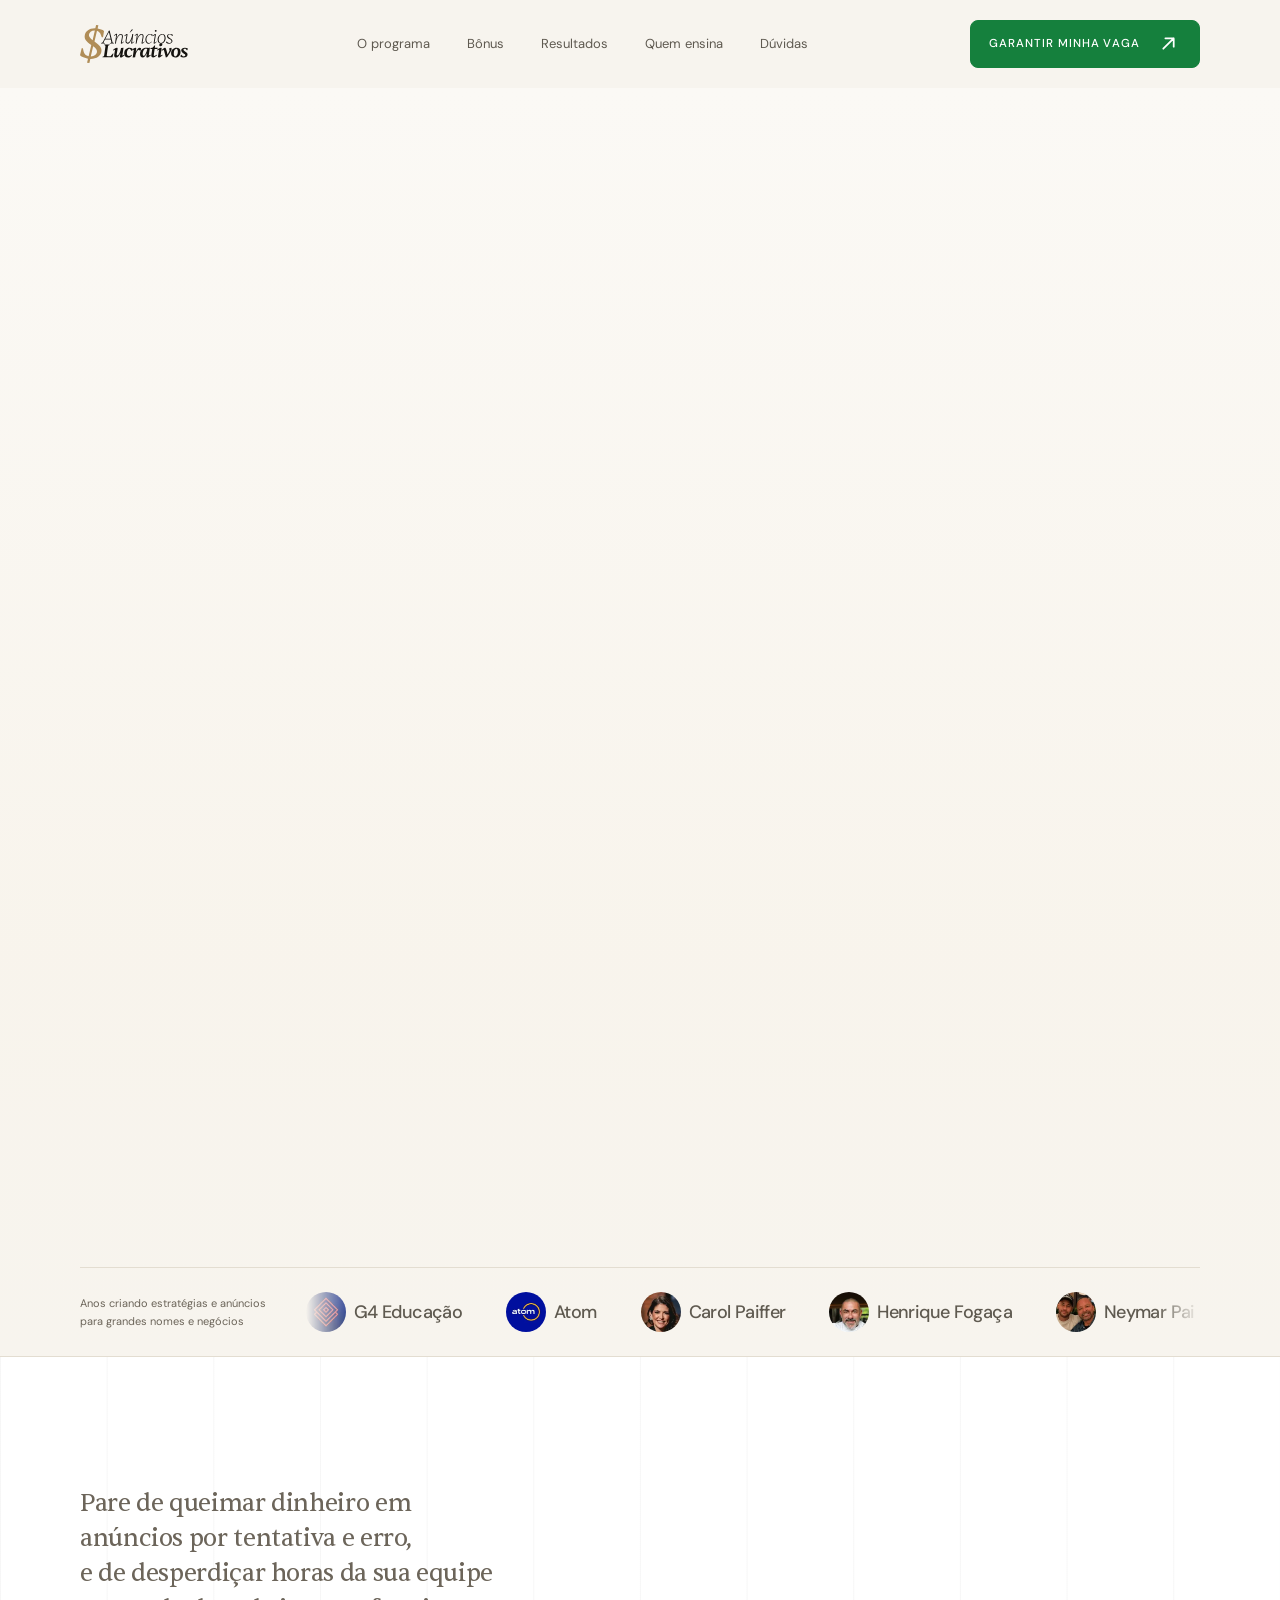
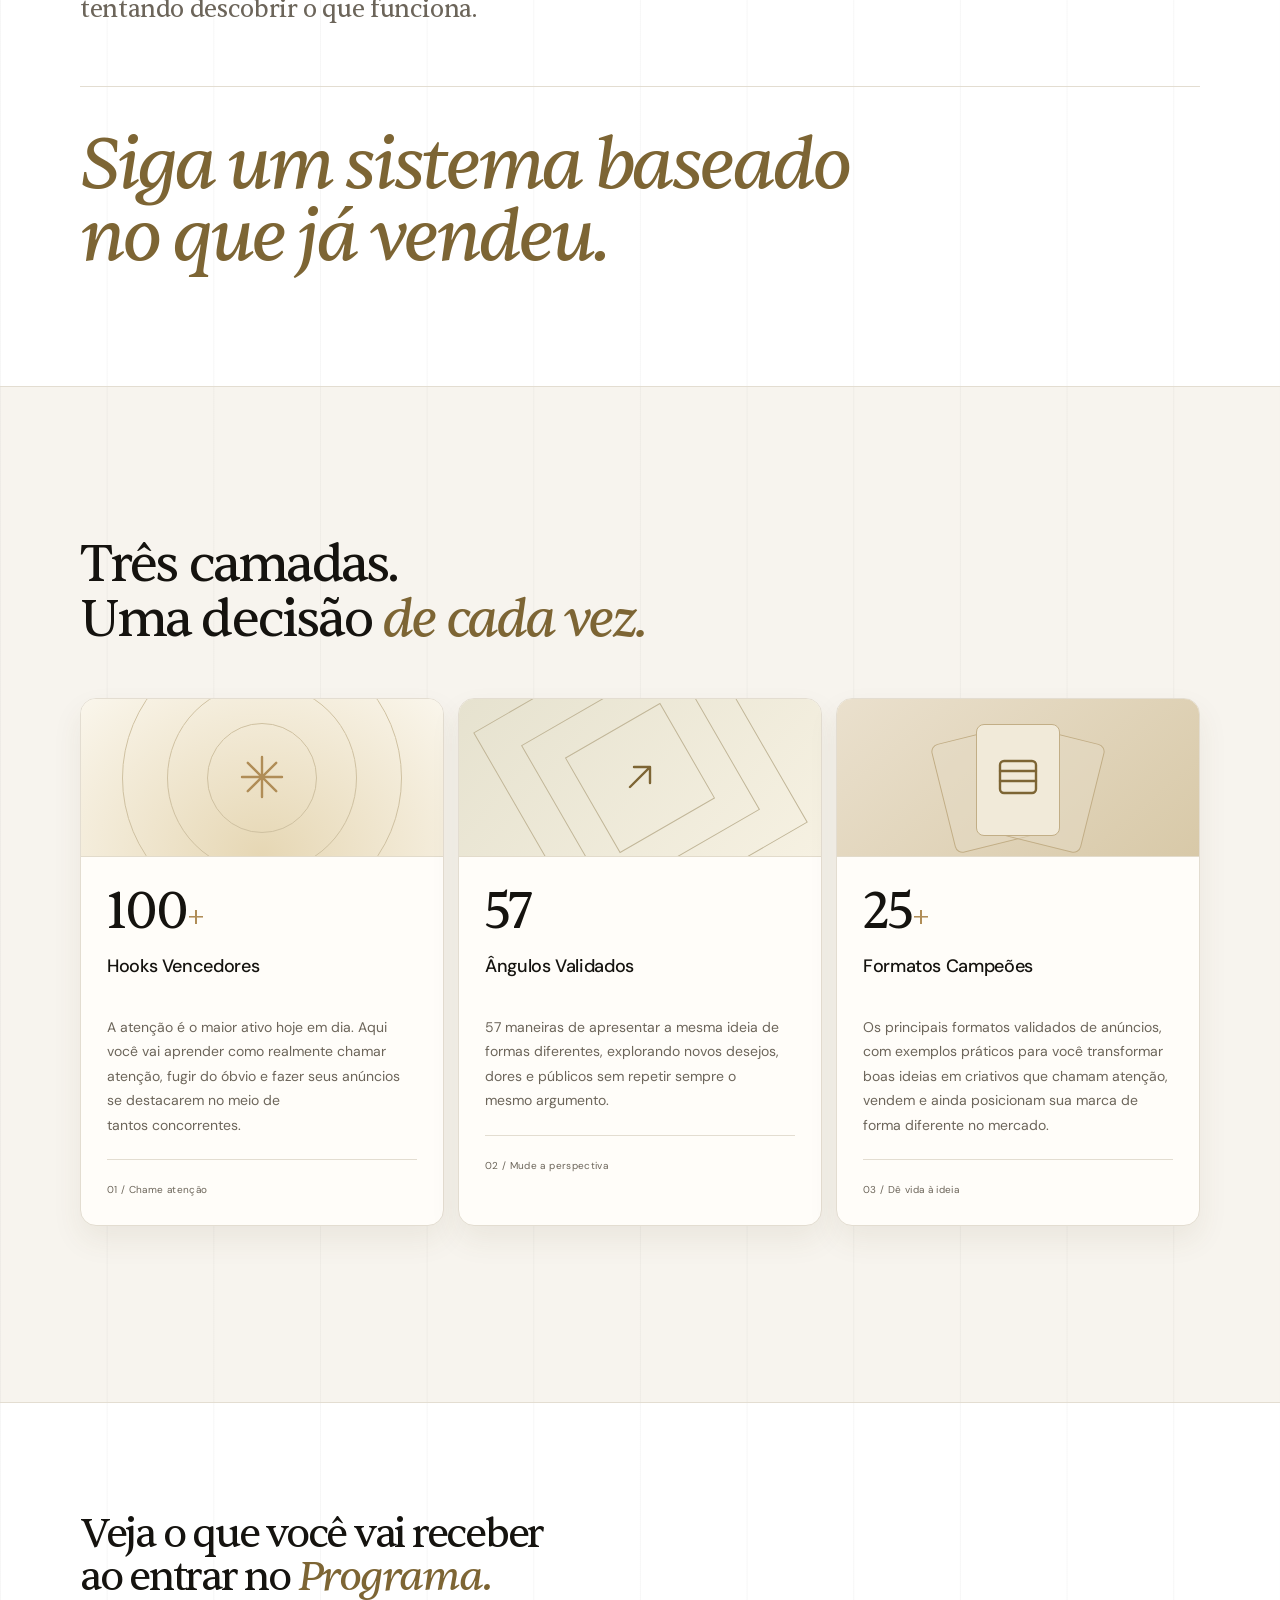
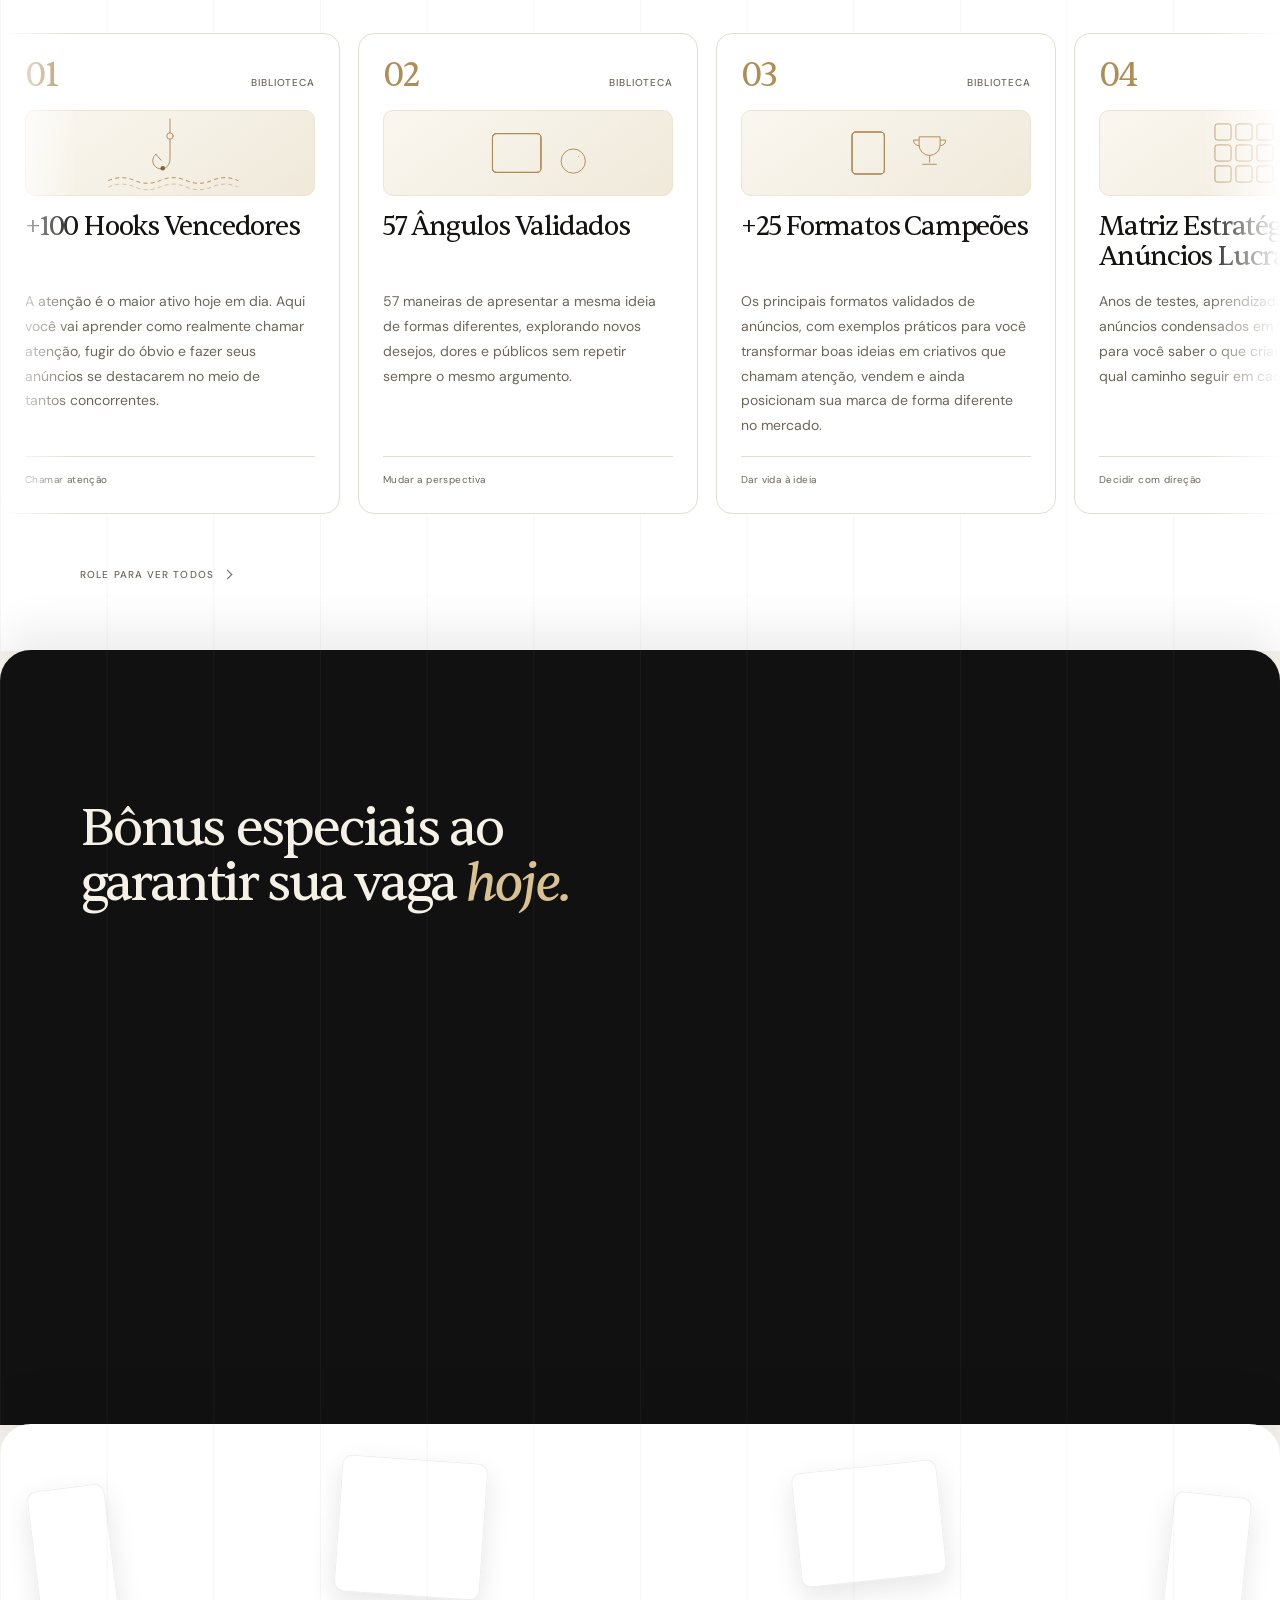
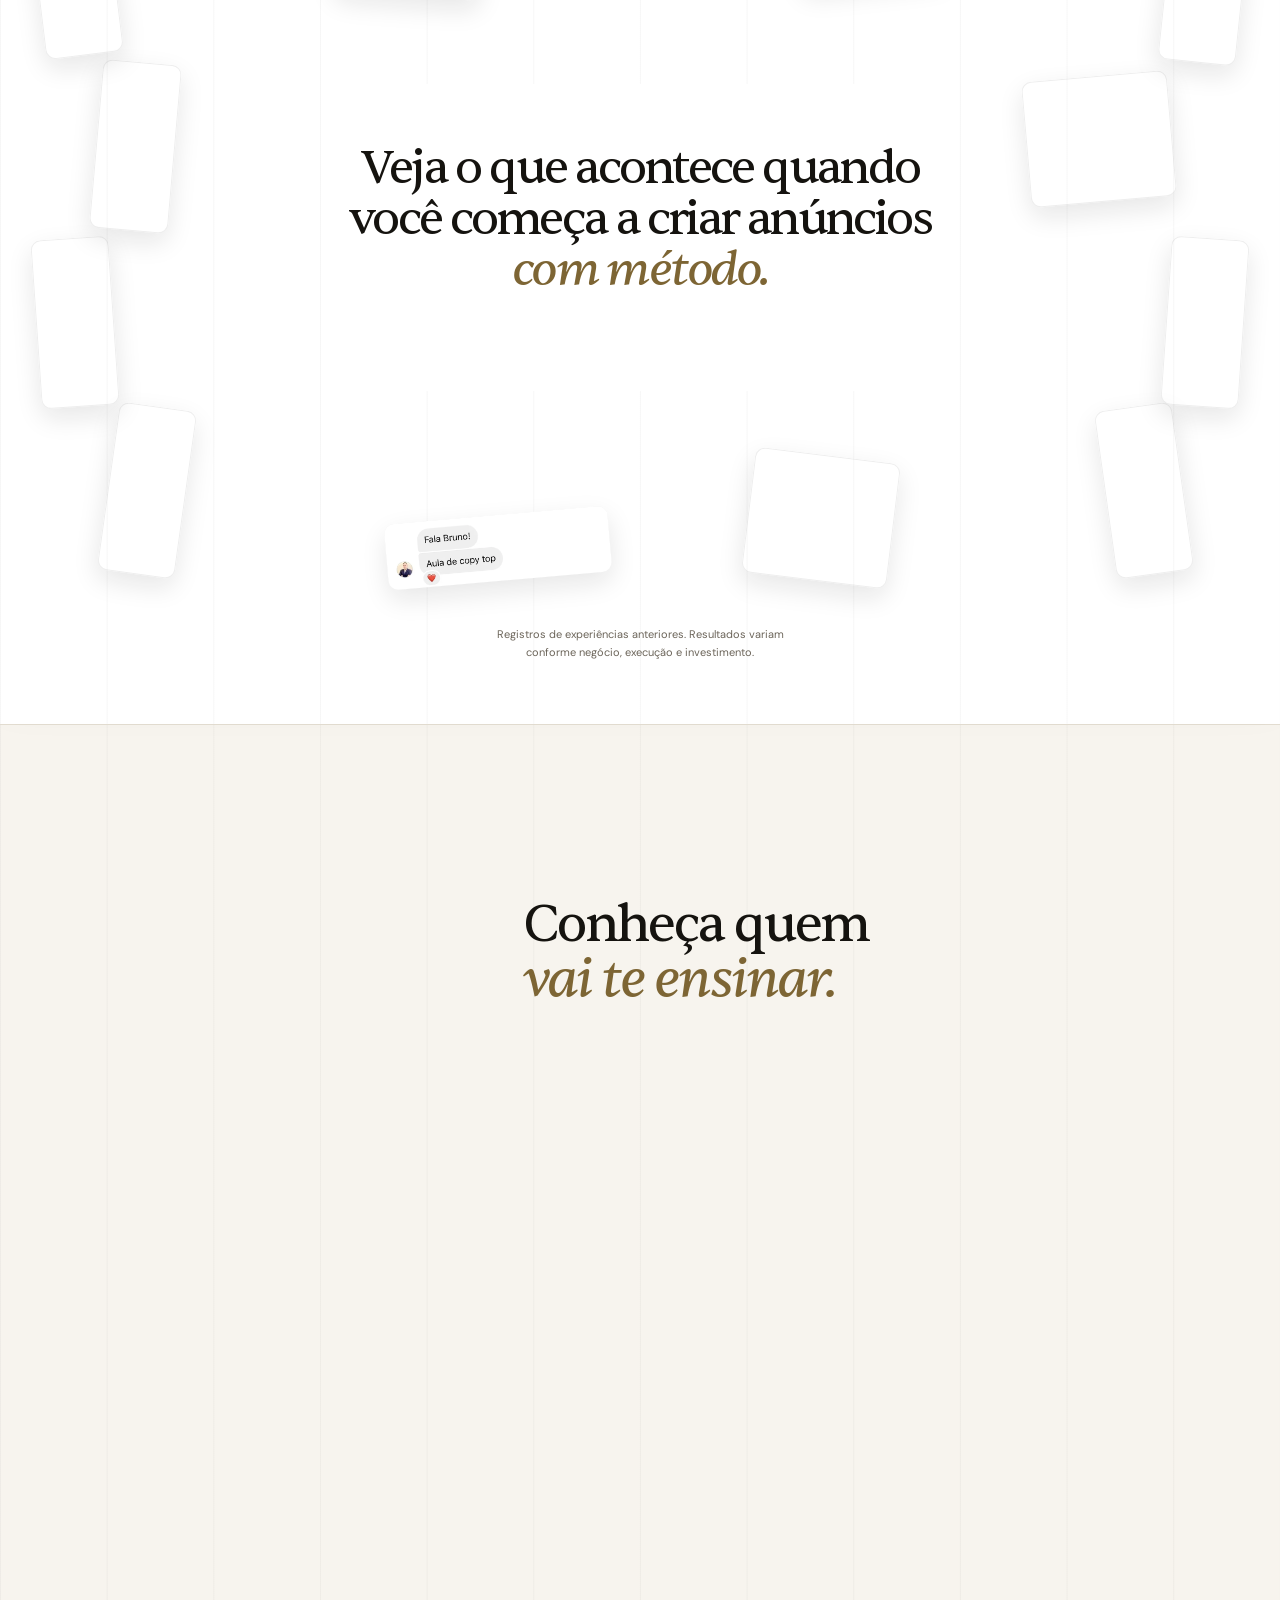
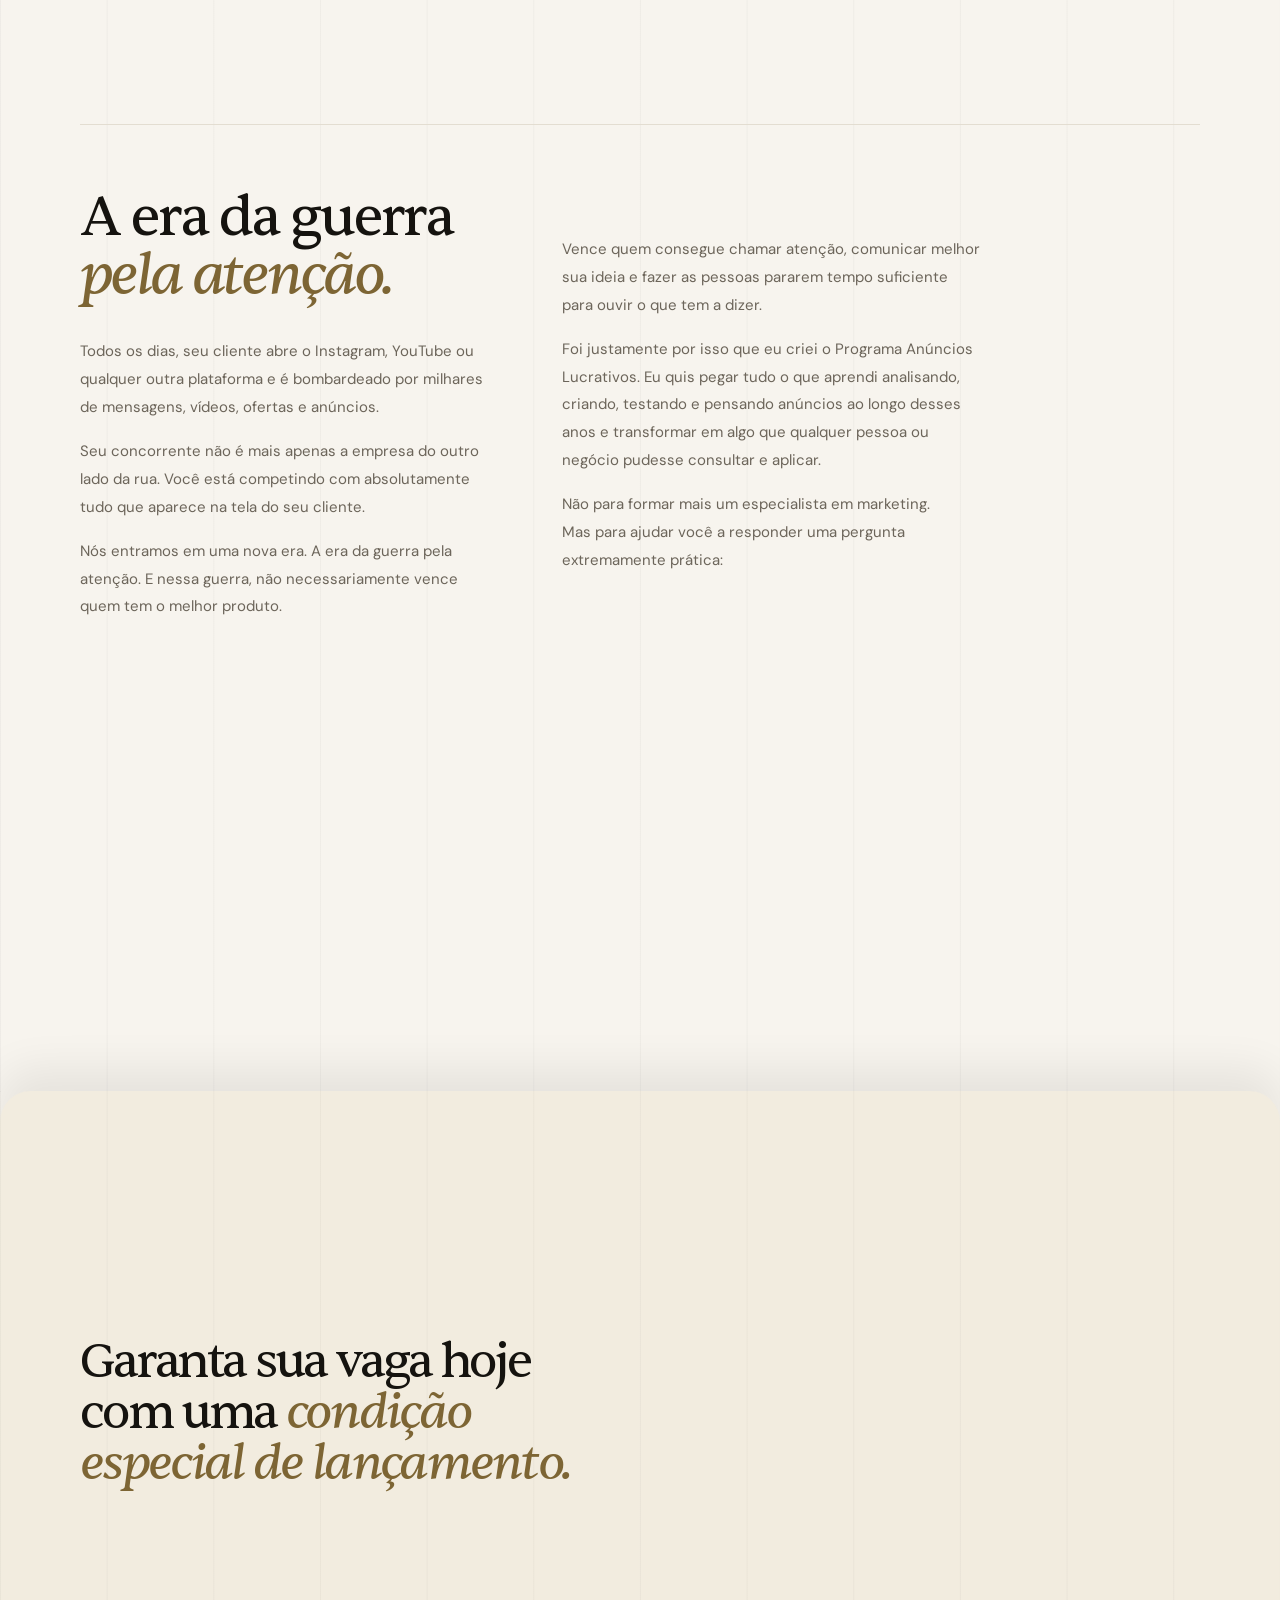
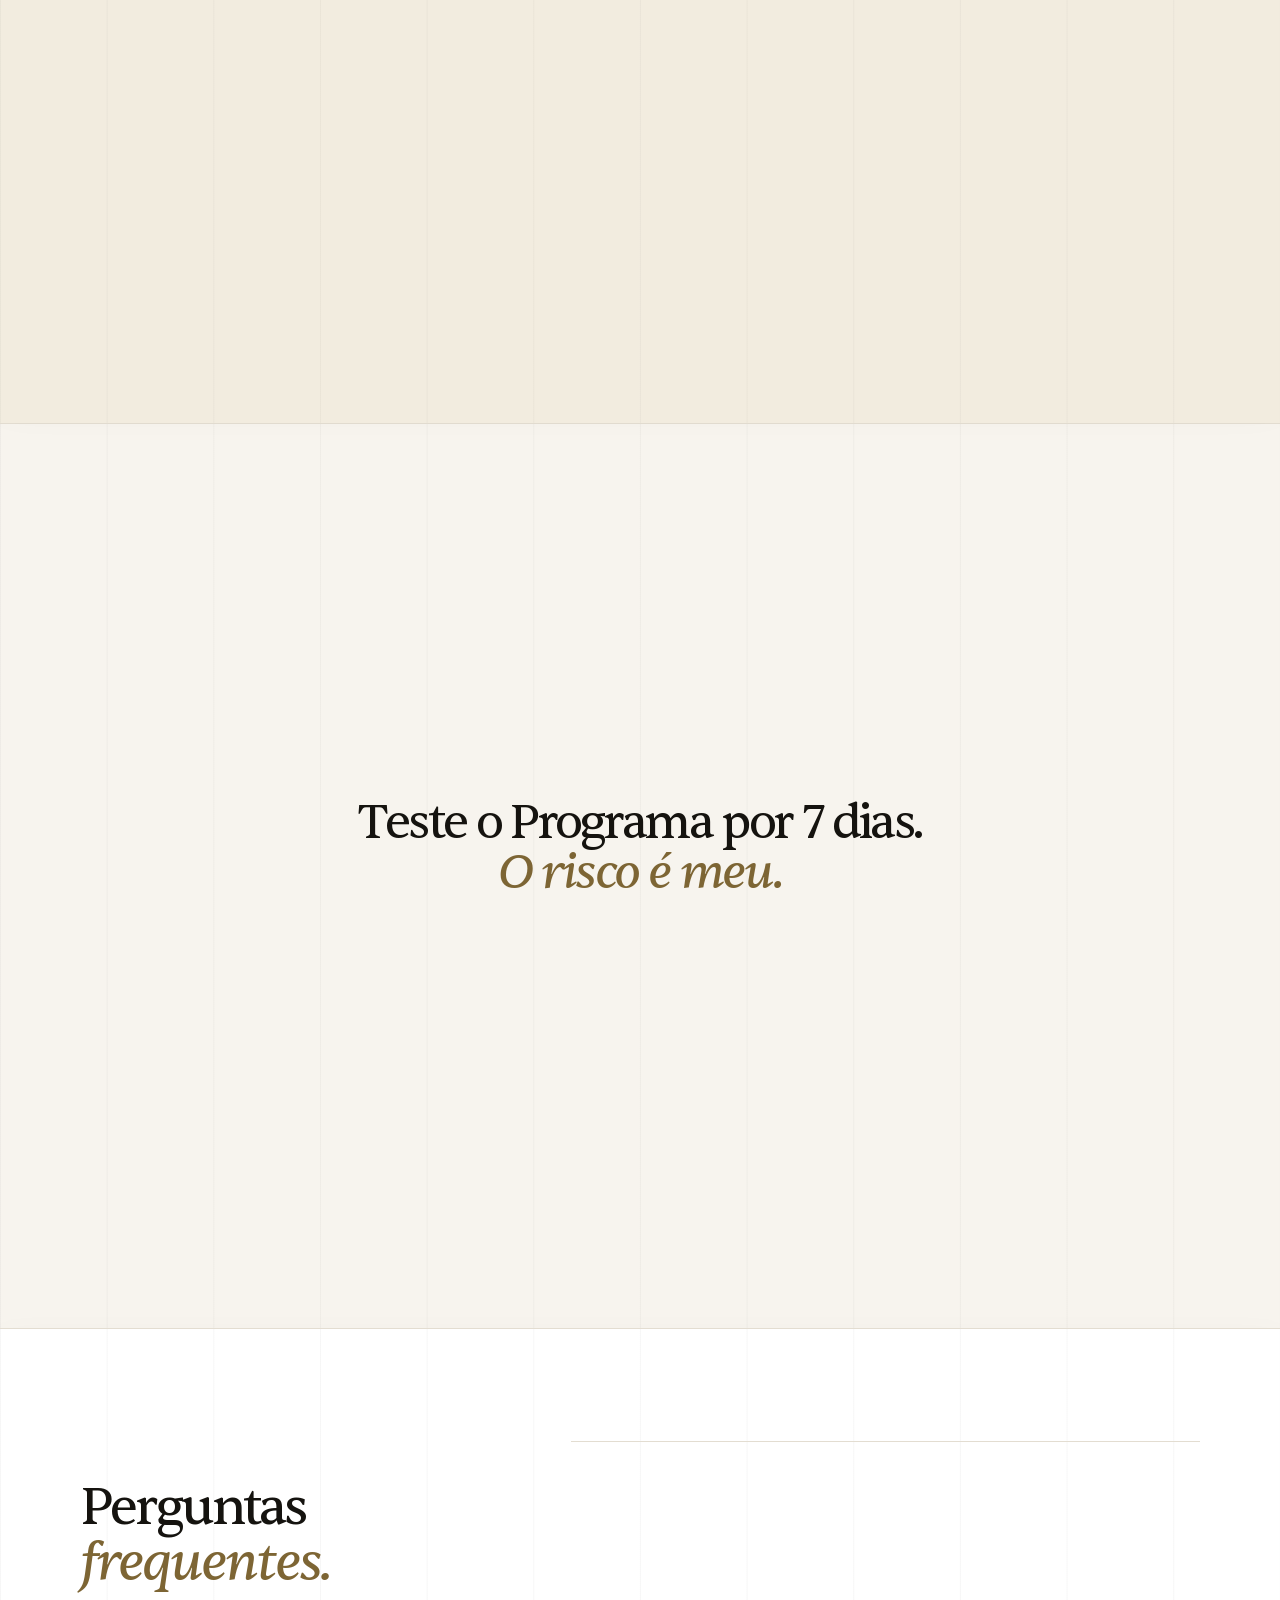
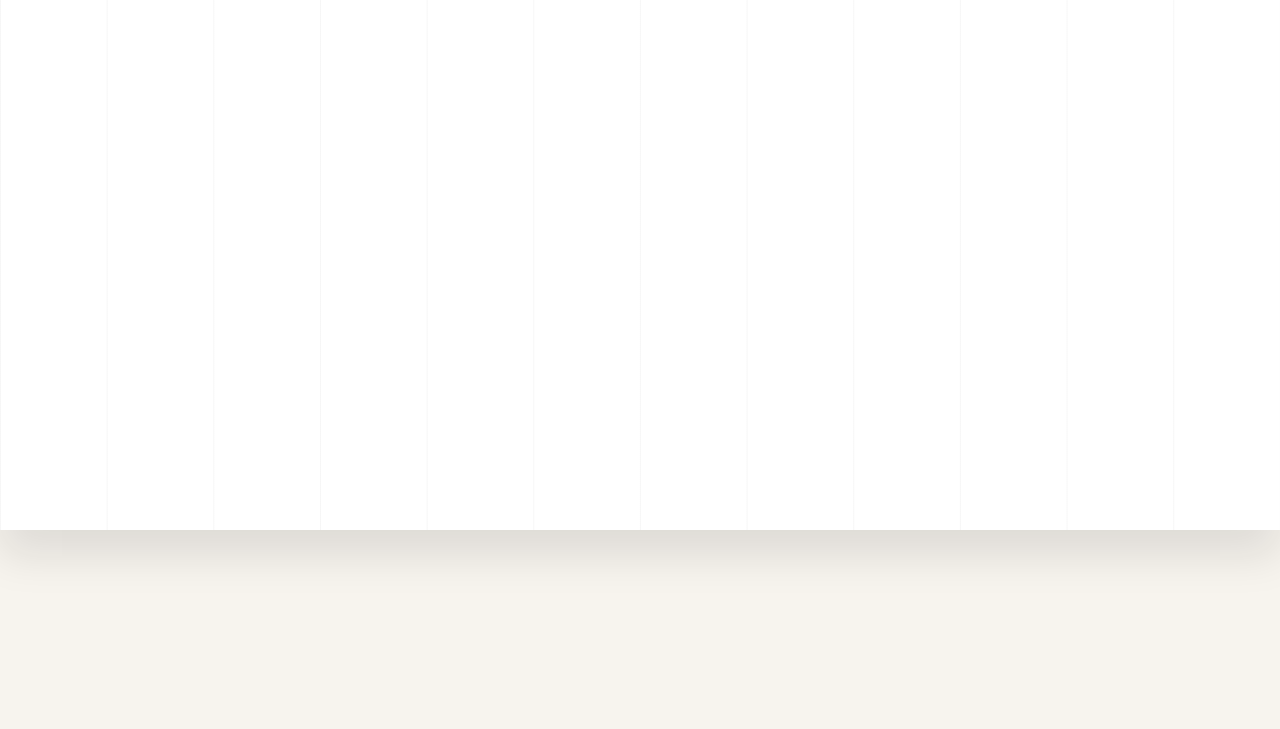
<file: index.html>
<!DOCTYPE html>
<html lang="pt-BR">
<head>
<meta charset="utf-8">
<meta name="viewport" content="width=device-width, initial-scale=1, viewport-fit=cover">
<title>Programa Anúncios Lucrativos — Bruno Freitas</title>
<meta name="description" content="Copie e cole o sistema de anúncios que já venderam milhões para negócios locais, serviços, e-commerce e infoprodutos.">
<meta name="theme-color" content="#f7f4ee">
<meta property="og:type" content="website">
<meta property="og:locale" content="pt_BR">
<meta property="og:title" content="Programa Anúncios Lucrativos — Bruno Freitas">
<meta property="og:description" content="Hooks vencedores, ângulos validados e formatos campeões. Um sistema baseado no que já vendeu.">
<meta property="og:url" content="https://anuncioslucrativos.pardaljoao.com/">
<meta property="og:image" content="https://anuncioslucrativos.pardaljoao.com/assets/img/hero-poster.jpg">
<meta name="twitter:card" content="summary_large_image">
<link rel="icon" href="favicon.svg" type="image/svg+xml">
<link rel="preload" href="assets/fonts/sentient-regular.woff2" as="font" type="font/woff2" crossorigin>
<link rel="preload" href="assets/fonts/dm-sans-regular.woff2" as="font" type="font/woff2" crossorigin>
<link rel="preload" href="assets/img/hero-poster.webp" as="image" fetchpriority="high">
<link rel="stylesheet" href="css/style.css?v=27">
<script src="js/config.js?v=27" defer></script>
<script src="assets/vendor/gsap.min.js" defer></script>
<script src="assets/vendor/ScrollTrigger.min.js" defer></script>
<script src="js/main.js?v=27" defer></script>
</head>
<body>
<a class="skip-link" href="#conteudo">Pular para o conteúdo</a>

<!-- Sprite de ícones. Todos desenhados: glifos como ↗ ✳ ➔ têm variante
     emoji e o iOS os renderiza coloridos, quebrando o visual. -->
<svg class="sprite" aria-hidden="true" focusable="false"><defs>
  <symbol id="i-ne" viewBox="0 0 24 24"><path d="M7 17 17 7M9 7h8v8"/></symbol>
  <symbol id="i-e" viewBox="0 0 24 24"><path d="M4 12h15M13 6l6 6-6 6"/></symbol>
  <symbol id="i-up" viewBox="0 0 24 24"><path d="M12 19V5M6 11l6-6 6 6"/></symbol>
  <symbol id="i-check" viewBox="0 0 24 24"><path d="M4 12.5 9.5 18 20 7"/></symbol>
  <symbol id="i-hook" viewBox="0 0 24 24"><path d="M12 2v20M2 12h20M4.9 4.9l14.2 14.2M19.1 4.9 4.9 19.1"/></symbol>
  <symbol id="i-angulo" viewBox="0 0 24 24"><path d="M7 17 17 7M9 7h8v8"/></symbol>
  <symbol id="i-formato" viewBox="0 0 24 24"><rect x="3" y="4" width="18" height="16" rx="2"/><path d="M3 9h18M3 14h18"/></symbol>
  <symbol id="i-biblio" viewBox="0 0 24 24"><rect x="3" y="4" width="18" height="16" rx="2"/><path d="M8 4v16M13 4v16M18 4v16"/></symbol>
</defs></svg>


<!-- ── preloader: palavra em serif ciclando + % + barra ────────── -->
<div class="preloader" data-preloader role="status" aria-label="Carregando">
  <p class="preloader__word" data-pre-word aria-hidden="true"><span>Atenção</span></p>
  <span class="preloader__pct" data-pre-pct>0%</span>
  <span class="preloader__bar" data-pre-bar aria-hidden="true"></span>
</div>

<header class="header" data-header>
  <nav class="nav wrap" aria-label="Navegação principal">
    <a class="brand" href="#topo" aria-label="Anúncios Lucrativos — início">
      <img class="brand__logo" src="assets/logo/al-logo.svg" alt="" width="645" height="228" decoding="async">
    </a>
    <div class="nav__pill" id="nav-menu" data-navpill>
      <span class="nav__indicator" data-navindicator aria-hidden="true"></span>
      <a class="nav__item" href="#programa"><span class="nav__label nav__link">O programa</span></a>
      <a class="nav__item" href="#bonus"><span class="nav__label nav__link">Bônus</span></a>
      <a class="nav__item" href="#resultados"><span class="nav__label nav__link">Resultados</span></a>
      <a class="nav__item" href="#sobre"><span class="nav__label nav__link">Quem ensina</span></a>
      <a class="nav__item" href="#faq"><span class="nav__label nav__link">Dúvidas</span></a>
    </div>
    <a class="btn btn--small nav__cta" href="#oferta" data-cta>Garantir minha vaga</a>
    <button class="nav__toggle" type="button" data-menu-toggle aria-expanded="false" aria-controls="nav-menu" aria-label="Abrir menu">
      <span></span><span></span>
    </button>
  </nav>
</header>

<main id="conteudo">

<!-- ═══════════════════════════ HERO ═══════════════════════════ -->
<section class="hero" id="topo" aria-labelledby="hero-title">
  <div class="hero__media" aria-hidden="true">
    <video class="hero__video" autoplay muted loop playsinline preload="none"
           poster="assets/img/hero-poster.webp"
           data-src="assets/video/hero-loop.mp4"
           data-src-sm="assets/video/hero-loop-sm.mp4"></video>
  </div>
  <div class="hero__scrim" aria-hidden="true"></div>

  <div class="wrap">
    <div class="hero__copy">
      <p class="pill reveal">
        <span class="avatares" aria-hidden="true">
          <span class="avatar" style="--i:0"><img src="assets/img/cliente-carol-paiffer-144.webp?v=3" alt="" width="144" height="144" decoding="async"></span>
          <span class="avatar" style="--i:1"><img src="assets/img/cliente-henrique-fogaca-144.webp?v=3" alt="" width="144" height="144" decoding="async"></span>
          <span class="avatar" style="--i:2"><img src="assets/img/cliente-neymar-pai-144.webp?v=3" alt="" width="144" height="144" decoding="async"></span>
          <span class="avatar" style="--i:3"><img src="assets/img/cliente-paulo-guedes-144.webp?v=3" alt="" width="144" height="144" decoding="async"></span>
          <span class="avatar avatar--mais" style="--i:4">+</span>
        </span>
        Programa Anúncios Lucrativos
      </p>
      <h1 class="hero__title" id="hero-title">
        <span class="line"><span>Copie o sistema</span></span>
        <span class="line"><span>de anúncios que já</span></span>
        <span class="line"><span><em>venderam milhões.</em></span></span>
      </h1>
      <p class="hero__lead reveal">Hooks vencedores, ângulos validados e formatos campeões para negócios locais, serviços, e-commerce e infoprodutos.</p>
      <div class="hero__cta reveal">
        <a class="btn" href="#oferta">Conhecer o programa <span class="btn__icon" aria-hidden="true"><svg class="ico" aria-hidden="true"><use href="#i-ne"/></svg></span></a>
      </div>
      <p class="hero__note reveal">Conteúdo prático · 7 dias de garantia</p>
    </div>

    <div class="showcase reveal" data-par="0.06">
      <div class="preview">
        <svg class="ondas" viewBox="0 0 420 380" aria-hidden="true">
          <g transform="translate(300 190)">
            <ellipse style="--o:0" rx="42"  ry="34"/>
            <ellipse style="--o:1" rx="78"  ry="64"/>
            <ellipse style="--o:2" rx="116" ry="95"/>
            <ellipse style="--o:3" rx="154" ry="126"/>
            <ellipse style="--o:4" rx="192" ry="157"/>
            <ellipse style="--o:5" rx="230" ry="188"/>
          </g>
        </svg>
        <div class="preview__top">
          <span class="eyebrow">Da ideia ao anúncio</span>
          <span class="preview__live"><span class="dot" aria-hidden="true"></span> Método em 3 camadas</span>
        </div>
        <p class="preview__title">Um bom anúncio<br> começa com <em>clareza.</em></p>
        <div class="flow">
          <div class="flow__card" style="--etapa:0">
            <span class="flow__icon" aria-hidden="true"><svg class="ico ico--lg" aria-hidden="true"><use href="#i-hook"/></svg></span>
            <small>01 / Atenção</small><strong>Hook</strong><span>Faça parar.</span>
          </div>
          <span class="flow__arrow" style="--etapa:1" aria-hidden="true">
            <svg viewBox="0 0 34 12"><path class="flow__base" d="M1 6 H26"/><path class="flow__base" d="M23 2 L29 6 L23 10"/><path class="flow__line" d="M1 6 H26"/><path class="flow__head" d="M23 2 L29 6 L23 10"/></svg>
          </span>
          <div class="flow__card" style="--etapa:1">
            <span class="flow__icon" aria-hidden="true"><svg class="ico ico--lg" aria-hidden="true"><use href="#i-angulo"/></svg></span>
            <small>02 / Perspectiva</small><strong>Ângulo</strong><span>Faça se conectar.</span>
          </div>
          <span class="flow__arrow" style="--etapa:2" aria-hidden="true">
            <svg viewBox="0 0 34 12"><path class="flow__base" d="M1 6 H26"/><path class="flow__base" d="M23 2 L29 6 L23 10"/><path class="flow__line" d="M1 6 H26"/><path class="flow__head" d="M23 2 L29 6 L23 10"/></svg>
          </span>
          <div class="flow__card" style="--etapa:2">
            <span class="flow__icon" aria-hidden="true"><svg class="ico ico--lg" aria-hidden="true"><use href="#i-formato"/></svg></span>
            <small>03 / Expressão</small><strong>Formato</strong><span>Dê vida à ideia.</span>
          </div>
        </div>
        <div class="preview__bottom">
          <span>Repertório. Estratégia. Aplicação.</span><span aria-hidden="true">AL</span>
        </div>
      </div>

      <figure class="author par-box" data-par-child="0.1">
        <video class="v-loop" muted loop playsinline preload="none"
               poster="assets/img/bruno-loop-poster.webp?v=2"
               data-src="assets/video/bruno-loop.mp4"
               data-src-sm="assets/video/bruno-loop-sm.mp4"
               width="640" height="1138"
               aria-label="Bruno Freitas, criador do Programa Anúncios Lucrativos"></video>
        <figcaption>
          <span>Quem vai te ensinar</span>
          <strong>Bruno Freitas</strong>
          <a href="#sobre">Conheça a trajetória <svg class="ico" aria-hidden="true"><use href="#i-ne"/></svg></a>
        </figcaption>
      </figure>
    </div>

    <div class="trust">
      <p>Anos criando estratégias e anúncios<br> para grandes nomes e negócios</p>
      <div class="trust__viewport">
        <ul class="trust__track" data-marquee aria-label="Marcas e nomes atendidos">
          <li><img class="trust__face" src="assets/img/cliente-g4-educacao-144.webp?v=3" alt="" width="144" height="144" decoding="async">G4 Educação</li><li><img class="trust__face" src="assets/img/cliente-atom-144.webp?v=3" alt="" width="144" height="144" decoding="async">Atom</li><li><img class="trust__face" src="assets/img/cliente-carol-paiffer-144.webp?v=3" alt="" width="144" height="144" decoding="async">Carol Paiffer</li>
          <li><img class="trust__face" src="assets/img/cliente-henrique-fogaca-144.webp?v=3" alt="" width="144" height="144" decoding="async">Henrique Fogaça</li><li><img class="trust__face" src="assets/img/cliente-neymar-pai-144.webp?v=3" alt="" width="144" height="144" decoding="async">Neymar Pai</li><li><img class="trust__face" src="assets/img/cliente-paulo-guedes-144.webp?v=3" alt="" width="144" height="144" decoding="async">Paulo Guedes</li>
          <li><img class="trust__face" src="assets/img/cliente-mercado-americano-144.webp?v=3" alt="" width="144" height="144" decoding="async">Mercado americano</li>
        </ul>
      </div>
    </div>
  </div>
</section>

<!-- ═══════════════════════ AGITAÇÃO ═══════════════════════════ -->
<section class="sec sec--white agita" aria-labelledby="agita-title">
  <div class="wrap">
    <div class="agita__grid">
      <div>
        <p class="eyebrow reveal">O problema</p>
        <h2 class="agita__text" id="agita-title">
          <span class="w w--sm">Pare de queimar dinheiro em <span class="junto">anúncios por tentativa</span> e erro,</span>
          <span class="w w--sm">e de desperdiçar horas da sua equipe <span class="junto">tentando descobrir</span> o que funciona.</span>
        </h2>
      </div>
      <p class="agita__aside reveal">Antes de vender qualquer coisa, você precisa conquistar alguns segundos da atenção de alguém. E isso ficou <span class="junto">muito mais difícil.</span></p>
    </div>
    <p class="agita__saida"><em>Siga um sistema baseado <span class="junto">no que já vendeu.</span></em></p>
  </div>
</section>

<!-- ═══════════════════════ PILARES ════════════════════════════ -->
<section class="sec pilares" id="metodo" aria-labelledby="pilares-title">
  <div class="wrap">
    <div class="sec__head">
      <div>
        <p class="eyebrow reveal">01 — O sistema</p>
        <h2 class="sec__title" id="pilares-title">Três camadas.<br> Uma decisão <em>de <span class="junto">cada vez.</span></em></h2>
      </div>
      <p class="sec__intro reveal">O Hook é a arte de chamar atenção e atrair a pessoa certa, o Ângulo define a perspectiva pela qual você apresenta a sua ideia, e o Formato é a maneira como essa ideia ganha vida no anúncio.</p>
    </div>

    <div class="pilares__stage">
      <article class="pilar">
        <div class="pilar__art art--hook" aria-hidden="true"><span></span><span></span><span></span><b><svg class="ico" aria-hidden="true"><use href="#i-hook"/></svg></b></div>
        <div class="pilar__body">
          <p class="pilar__num"><span data-count="100" data-suffix="">100</span><sup>+</sup></p>
          <h3>Hooks Vencedores</h3>
          <p class="pilar__desc">A atenção é o maior ativo hoje em dia. Aqui você vai aprender como realmente chamar atenção, fugir do óbvio e fazer seus anúncios se destacarem no meio de <span class="junto">tantos concorrentes.</span></p>
          <span class="pilar__foot">01 / Chame atenção</span>
        </div>
      </article>

      <article class="pilar">
        <div class="pilar__art art--angulo" aria-hidden="true"><span></span><span></span><span></span><b><svg class="ico" aria-hidden="true"><use href="#i-angulo"/></svg></b></div>
        <div class="pilar__body">
          <p class="pilar__num"><span data-count="57" data-suffix="">57</span></p>
          <h3>Ângulos Validados</h3>
          <p class="pilar__desc">57 maneiras de apresentar a mesma ideia de formas diferentes, explorando novos desejos, dores e públicos sem repetir sempre o mesmo argumento.</p>
          <span class="pilar__foot">02 / Mude a perspectiva</span>
        </div>
      </article>

      <article class="pilar">
        <div class="pilar__art art--formato" aria-hidden="true"><span></span><span></span><span></span><b><svg class="ico" aria-hidden="true"><use href="#i-formato"/></svg></b></div>
        <div class="pilar__body">
          <p class="pilar__num"><span data-count="25" data-suffix="">25</span><sup>+</sup></p>
          <h3>Formatos Campeões</h3>
          <p class="pilar__desc">Os principais formatos validados de anúncios, com exemplos práticos para você transformar boas ideias em criativos que chamam atenção, vendem e ainda posicionam sua marca de forma diferente no mercado.</p>
          <span class="pilar__foot">03 / Dê vida à ideia</span>
        </div>
      </article>
    </div>

    <div class="publico reveal">
      <span>Pensado para diferentes negócios</span>
      <ul><li>Negócios locais</li><li>Serviços</li><li>E-commerce</li><li>Infoprodutos</li></ul>
    </div>
  </div>
</section>

<!-- ══════════════════ ENTREGÁVEIS (trilho) ════════════════════ -->
<section class="sec sec--white entregaveis" id="programa" aria-labelledby="entreg-title">
  <span class="sec__veil" data-layer-veil aria-hidden="true"></span>
  <div class="wrap">
    <div class="sec__head">
      <div>
        <p class="eyebrow reveal">02 — O que você recebe</p>
        <h2 class="sec__title" id="entreg-title">Veja o que você vai receber<br> ao entrar <span class="junto">no <em>Programa.</em></span></h2>
      </div>
      <p class="sec__intro reveal">Sete entregáveis que se complementam: três bibliotecas, uma ferramenta e três aulas em vídeo.</p>
    </div>
  </div>

  <div class="wrap">
    <div class="trilho" data-hscroll>
      <div class="trilho__track" data-htrack>
        <article class="card">
          <div class="card__top"><span class="card__num">01</span><span class="card__kind">Biblioteca</span></div>
          <div class="card__art"><svg class="art-hooks" viewBox="0 0 220 104" aria-hidden="true">
            <g transform="translate(110 10)">
              <path class="isca-linha" d="M0 0 V17"/>
              <circle class="isca-olho" cx="0" cy="21" r="4"/>
              <path class="isca-anzol" d="M0 25 V49 C0 61 -11 65 -18 59 C-23 54.5 -22 47 -17.5 43.5"/>
              <path class="isca-farpa" d="M-17.5 43.5 l6.5 7.5"/>
              <circle class="isca-brilho" data-fill cx="-9" cy="61" r="2.8"/>
            </g>
            <g class="isca-agua">
              <path d="M34 86 q16 -7 32 0 t32 0 t32 0 t32 0 t32 0"/>
              <path d="M34 94 q16 -7 32 0 t32 0 t32 0 t32 0 t32 0"/>
            </g>
          </svg></div>
          <h3>+100 <span class="junto">Hooks Vencedores</span></h3>
          <p>A atenção é o maior ativo hoje em dia. Aqui você vai aprender como realmente chamar atenção, fugir do óbvio e fazer seus anúncios se destacarem no meio de <span class="junto">tantos concorrentes.</span></p>
          <span class="card__foot">Chamar atenção</span>
        </article>

        <article class="card">
          <div class="card__top"><span class="card__num">02</span><span class="card__kind">Biblioteca</span></div>
          <div class="card__art"><svg class="art-angulos" viewBox="0 0 220 104" aria-hidden="true">
            <g transform="translate(96 52)">
              <rect x="-30" y="-24" width="60" height="48" rx="5"/>
              <rect x="-30" y="-24" width="60" height="48" rx="5"/>
              <rect x="-30" y="-24" width="60" height="48" rx="5"/>
            </g>
            <g class="ang-check" transform="translate(166 62)">
              <circle r="15"/>
              <path class="ang-tick" d="M-7 0 l5 6 l9 -12"/>
            </g>
          </svg></div>
          <h3>57 Ângulos Validados</h3>
          <p>57 maneiras de apresentar a mesma ideia de formas diferentes, explorando novos desejos, dores e públicos sem repetir sempre o mesmo argumento.</p>
          <span class="card__foot">Mudar a perspectiva</span>
        </article>

        <article class="card">
          <div class="card__top"><span class="card__num">03</span><span class="card__kind">Biblioteca</span></div>
          <div class="card__art"><svg class="art-formatos" viewBox="0 0 220 104" aria-hidden="true">
            <g transform="translate(88 52)">
              <rect x="-20" y="-26" width="40" height="52" rx="5"/>
              <rect x="-20" y="-26" width="40" height="52" rx="5"/>
              <rect x="-20" y="-26" width="40" height="52" rx="5"/>
            </g>
            <g class="fmt-trofeu" transform="translate(164 46)">
              <path d="M-13 -14 h26 v10 a13 13 0 0 1 -26 0 z"/>
              <path d="M-13 -10 h-7 a7 7 0 0 0 7 7"/>
              <path d="M13 -10 h7 a7 7 0 0 1 -7 7"/>
              <path d="M0 9 v9 M-9 20 h18"/>
            </g>
          </svg></div>
          <h3>+25 <span class="junto">Formatos Campeões</span></h3>
          <p>Os principais formatos validados de anúncios, com exemplos práticos para você transformar boas ideias em criativos que chamam atenção, vendem e ainda posicionam sua marca de forma diferente no mercado.</p>
          <span class="card__foot">Dar vida à ideia</span>
        </article>

        <article class="card">
          <div class="card__top"><span class="card__num">04</span><span class="card__kind">Ferramenta</span></div>
          <div class="card__art"><svg class="art-matriz" viewBox="0 0 220 104" aria-hidden="true">
            <g transform="translate(74 16)">
              <rect x="0"  y="0"  width="20" height="20" rx="3"/><rect x="26" y="0"  width="20" height="20" rx="3"/><rect x="52" y="0"  width="20" height="20" rx="3"/>
              <rect x="0"  y="26" width="20" height="20" rx="3"/><rect x="26" y="26" width="20" height="20" rx="3"/><rect x="52" y="26" width="20" height="20" rx="3"/>
              <rect x="0"  y="52" width="20" height="20" rx="3"/><rect x="26" y="52" width="20" height="20" rx="3"/><rect x="52" y="52" width="20" height="20" rx="3"/>
            </g>
          </svg></div>
          <h3>Matriz Estratégica dos <span class="junto">Anúncios Lucrativos</span></h3>
          <p>Anos de testes, aprendizados e análise de anúncios condensados em uma ferramenta para você saber o que criar, como pensar e qual caminho seguir em cada situação.</p>
          <span class="card__foot">Decidir com direção</span>
        </article>

        <article class="card">
          <div class="card__top"><span class="card__num">05</span><span class="card__kind">Aula</span></div>
          <div class="card__art"><svg class="art-anatomia" viewBox="0 0 220 104" aria-hidden="true">
            <g><rect x="76" y="22" width="68" height="16" rx="4"/></g>
            <g><rect x="64" y="44" width="92" height="16" rx="4"/></g>
            <g><rect x="82" y="66" width="56" height="16" rx="4"/></g>
          </svg></div>
          <h3>A Anatomia de um Anúncio Lucrativo</h3>
          <p>Entenda o que realmente existe por trás de um bom anúncio e pare de criar peças bonitas que não conseguem prender atenção, convencer ou vender.</p>
          <span class="card__foot">Aula em vídeo</span>
        </article>

        <article class="card">
          <div class="card__top"><span class="card__num">06</span><span class="card__kind">Aula</span></div>
          <div class="card__art"><svg class="art-multiplica" viewBox="0 0 220 104" aria-hidden="true">
            <g class="mlt-trofeu" transform="translate(110 44)">
              <path d="M-13 -14 h26 v10 a13 13 0 0 1 -26 0 z"/>
              <path d="M-13 -10 h-7 a7 7 0 0 0 7 7"/>
              <path d="M13 -10 h7 a7 7 0 0 1 -7 7"/>
              <path d="M0 9 v9 M-9 20 h18"/>
            </g>
            <g transform="translate(110 46)">
              <rect class="mlt-copia" x="-11" y="-11" width="22" height="22" rx="5" style="--dx:-66px;--dy:-14px"/>
              <rect class="mlt-copia" x="-11" y="-11" width="22" height="22" rx="5" style="--dx:66px;--dy:-14px"/>
              <rect class="mlt-copia" x="-11" y="-11" width="22" height="22" rx="5" style="--dx:-44px;--dy:22px"/>
              <rect class="mlt-copia" x="-11" y="-11" width="22" height="22" rx="5" style="--dx:44px;--dy:22px"/>
            </g>
          </svg></div>
          <h3>Como Multiplicar um Anúncio Vencedor</h3>
          <p>Aprenda a transformar um único anúncio que funcionou em dezenas de novas variações, sem matar a ideia e sem precisar voltar para a folha em branco.</p>
          <span class="card__foot">Aula em vídeo</span>
        </article>

        <article class="card">
          <div class="card__top"><span class="card__num">07</span><span class="card__kind">Aula</span></div>
          <div class="card__art"><svg class="art-ideias" viewBox="0 0 220 104" aria-hidden="true">
            <g transform="translate(110 46)">
              <path class="lamp-vidro" d="M0 -22 a18 18 0 0 1 11 32 v7 h-22 v-7 a18 18 0 0 1 11 -32 z"/>
              <path class="lamp-base" d="M-9 20 h18 M-7 26 h14"/>
              <path class="lamp-filamento" d="M-5 6 l4 -7 l3 6 l4 -7"/>
              <g class="lamp-raios">
                <path d="M0 -34 v-9"/><path d="M26 -24 l7 -6"/><path d="M-26 -24 l-7 -6"/>
                <path d="M33 -2 h9"/><path d="M-33 -2 h-9"/>
              </g>
            </g>
          </svg></div>
          <h3>O Segredo para Encontrar Boas Ideias</h3>
          <p>Descubra onde encontrar referências e ideias de anúncios todos os dias, sem depender de inspiração ou esperar a criatividade aparecer.</p>
          <span class="card__foot">Aula em vídeo</span>
        </article>
      </div>
    </div>
    <p class="trilho__hint">Role para ver todos</p>
  </div>
</section>

<!-- ═══════════════════════ BÔNUS ══════════════════════════════ -->
<section class="sec sec--deep sec--layer" id="bonus" data-layer aria-labelledby="bonus-title">
  <span class="sec__veil" data-layer-veil aria-hidden="true"></span>
  <div class="wrap">
    <div class="sec__head">
      <div>
        <p class="eyebrow reveal">Bônus</p>
        <h2 class="sec__title" id="bonus-title">Bônus especiais ao<br> garantir sua vaga <em>hoje.</em></h2>
      </div>
      <p class="sec__intro reveal">Além dos sete entregáveis, três bônus para manter o repertório sempre à mão.</p>
    </div>

    <div class="bonus__grid reveal-stagger">
      <article class="bonus">
        <div class="bonus__top"><span class="bonus__icon" aria-hidden="true"><svg class="ico ico--lg" aria-hidden="true"><use href="#i-ne"/></svg></span><span>Bônus 01</span></div>
        <h3>Monitorias mensais</h3>
        <p>Tire dúvidas, analise seus anúncios e acompanhe novas estratégias e aprendizados diretamente comigo.</p>
        <span class="bonus__tag">Troca e acompanhamento</span>
      </article>

      <article class="bonus">
        <div class="bonus__top"><span class="bonus__icon" aria-hidden="true"><svg class="ico ico--lg" aria-hidden="true"><use href="#i-biblio"/></svg></span><span>Bônus 02</span></div>
        <h3>(Biblioteca) Swipe File de Anúncios Vencedores</h3>
        <p>Uma biblioteca com dezenas de anúncios reais para você usar como referência sempre que precisar criar um novo criativo.</p>
        <span class="bonus__tag">Repertório sempre à mão</span>
      </article>

      <article class="bonus">
        <div class="bonus__top"><span class="bonus__icon" aria-hidden="true"><svg class="ico ico--lg" aria-hidden="true"><use href="#i-hook"/></svg></span><span>Bônus 03</span></div>
        <h3>Kit de Prompts para Criar Anúncios com IA</h3>
        <p>Prompts prontos para gerar novos hooks, explorar ângulos, adaptar referências e multiplicar anúncios em poucos minutos.</p>
        <span class="bonus__tag">IA com direção criativa</span>
      </article>
    </div>
  </div>
</section>

<!-- ═══════════════════════ PROVA ══════════════════════════════ -->
<section class="sec sec--white sec--layer orbita" id="resultados" data-layer aria-labelledby="prova-title">
  <span class="sec__veil" data-layer-veil aria-hidden="true"></span>
  <div class="wrap">
    <div class="orb" data-orb>
      <a class="orb__item orb--et1" href="assets/img/prova-01-1200.webp?v=3" target="_blank" rel="noopener" aria-label="Ampliar registro 01">
        <picture><source media="(max-width:900px)" srcset="assets/img/prova-01-800.webp?v=3"><img src="assets/img/prova-01-480.webp?v=3" alt="Registro 01 de feedback recebido" width="1080" height="1014" loading="lazy" decoding="async"></picture>
      </a>
      <a class="orb__item orb--el1" href="assets/img/prova-02-1200.webp?v=3" target="_blank" rel="noopener" aria-label="Ampliar registro 02">
        <picture><source media="(max-width:900px)" srcset="assets/img/prova-02-800.webp?v=3"><img src="assets/img/prova-02-480.webp?v=3" alt="Registro 02 de feedback recebido" width="624" height="1350" loading="lazy" decoding="async"></picture>
      </a>
      <a class="orb__item orb--et2" href="assets/img/prova-03-1200.webp?v=3" target="_blank" rel="noopener" aria-label="Ampliar registro 03">
        <picture><source media="(max-width:900px)" srcset="assets/img/prova-03-800.webp?v=3"><img src="assets/img/prova-03-480.webp?v=3" alt="Registro 03 de feedback recebido" width="1087" height="860" loading="lazy" decoding="async"></picture>
      </a>
      <a class="orb__item orb__item--largo orb--eb1" href="assets/img/prova-04-1200.webp?v=3" target="_blank" rel="noopener" aria-label="Ampliar registro 04">
        <picture><source media="(max-width:900px)" srcset="assets/img/prova-04-800.webp?v=3"><img src="assets/img/prova-04-480.webp?v=3" alt="Registro 04 de feedback recebido" width="1170" height="346" loading="lazy" decoding="async"></picture>
      </a>
      <a class="orb__item orb--el2" href="assets/img/prova-05-1200.webp?v=3" target="_blank" rel="noopener" aria-label="Ampliar registro 05">
        <picture><source media="(max-width:900px)" srcset="assets/img/prova-05-800.webp?v=3"><img src="assets/img/prova-05-480.webp?v=3" alt="Registro 05 de feedback recebido" width="632" height="1350" loading="lazy" decoding="async"></picture>
      </a>
      <a class="orb__item orb--el3" href="assets/img/prova-06-1200.webp?v=3" target="_blank" rel="noopener" aria-label="Ampliar registro 06">
        <picture><source media="(max-width:900px)" srcset="assets/img/prova-06-800.webp?v=3"><img src="assets/img/prova-06-480.webp?v=3" alt="Registro 06 de feedback recebido" width="624" height="1350" loading="lazy" decoding="async"></picture>
      </a>
      <a class="orb__item orb--er2" href="assets/img/prova-07-1200.webp?v=3" target="_blank" rel="noopener" aria-label="Ampliar registro 07">
        <picture><source media="(max-width:900px)" srcset="assets/img/prova-07-800.webp?v=3"><img src="assets/img/prova-07-480.webp?v=3" alt="Registro 07 de feedback recebido" width="1080" height="930" loading="lazy" decoding="async"></picture>
      </a>
      <a class="orb__item orb--el4" href="assets/img/prova-08-1200.webp?v=3" target="_blank" rel="noopener" aria-label="Ampliar registro 08">
        <picture><source media="(max-width:900px)" srcset="assets/img/prova-08-800.webp?v=3"><img src="assets/img/prova-08-480.webp?v=3" alt="Registro 08 de feedback recebido" width="624" height="1350" loading="lazy" decoding="async"></picture>
      </a>
      <a class="orb__item orb--er1" href="assets/img/prova-09-1200.webp?v=3" target="_blank" rel="noopener" aria-label="Ampliar registro 09">
        <picture><source media="(max-width:900px)" srcset="assets/img/prova-09-800.webp?v=3"><img src="assets/img/prova-09-480.webp?v=3" alt="Registro 09 de feedback recebido" width="624" height="1350" loading="lazy" decoding="async"></picture>
      </a>
      <a class="orb__item orb--er3" href="assets/img/prova-10-1200.webp?v=3" target="_blank" rel="noopener" aria-label="Ampliar registro 10">
        <picture><source media="(max-width:900px)" srcset="assets/img/prova-10-800.webp?v=3"><img src="assets/img/prova-10-480.webp?v=3" alt="Registro 10 de feedback recebido" width="624" height="1350" loading="lazy" decoding="async"></picture>
      </a>
      <a class="orb__item orb--eb2" href="assets/img/prova-11-1200.webp?v=3" target="_blank" rel="noopener" aria-label="Ampliar registro 11">
        <picture><source media="(max-width:900px)" srcset="assets/img/prova-11-800.webp?v=3"><img src="assets/img/prova-11-480.webp?v=3" alt="Registro 11 de feedback recebido" width="1080" height="935" loading="lazy" decoding="async"></picture>
      </a>
      <a class="orb__item orb--er4" href="assets/img/prova-12-1200.webp?v=3" target="_blank" rel="noopener" aria-label="Ampliar registro 12">
        <picture><source media="(max-width:900px)" srcset="assets/img/prova-12-800.webp?v=3"><img src="assets/img/prova-12-480.webp?v=3" alt="Registro 12 de feedback recebido" width="624" height="1350" loading="lazy" decoding="async"></picture>
      </a>
      <div class="orb__centro">
        <p class="eyebrow reveal">03 — Registros</p>
        <h2 class="sec__title" id="prova-title">Veja o que acontece quando você começa a criar anúncios <em>com método.</em></h2>
        <p class="orb__intro reveal">Uma seleção de feedbacks e registros da trajetória do Bruno.</p>
      </div>
    </div>

    <div class="provas__foot">
      <p>Registros de experiências anteriores. Resultados variam conforme negócio, execução e investimento.</p>
    </div>
  </div>
</section>

<!-- ══════════════════ SOBRE + MANIFESTO ═══════════════════════ -->
<section class="sec" id="sobre" aria-labelledby="sobre-title">
  <span class="sec__veil" data-layer-veil aria-hidden="true"></span>
  <div class="wrap">
    <div class="sobre__grid">
      <figure class="sobre__foto par-box reveal" data-par-child="0.12">
        <video class="v-loop" muted loop playsinline preload="none"
               poster="assets/img/bruno-sobre-poster.webp?v=3"
               data-src="assets/video/bruno-sobre.mp4?v=2"
               data-src-sm="assets/video/bruno-sobre-sm.mp4?v=2"
               width="720" height="1280"
               aria-label="Bruno Freitas recebendo reconhecimento em evento"></video>
        <figcaption>Experiência que vira método.</figcaption>
      </figure>

      <div class="sobre__copy">
        <p class="eyebrow reveal">04 — Quem vai te ensinar</p>
        <h2 class="sec__title" id="sobre-title">Conheça quem<br> <em>vai te ensinar.</em></h2>
        <p class="sobre__lead reveal">Ao longo da minha trajetória, tive a oportunidade de trabalhar nos bastidores de grandes marcas, experts e negócios no Brasil e nos Estados Unidos.</p>
        <p class="reveal">Já desenvolvi estratégias, anúncios e campanhas para nomes como G4 Educação, Atom, Carol Paiffer, Henrique Fogaça, Neymar Pai, Paulo Guedes, além de grandes empresas do mercado americano.</p>
        <p class="reveal">E trabalhar com negócios tão diferentes me fez perceber uma coisa. Não importa se você vende um curso, um serviço, um produto físico ou uma consulta.</p>
        <p class="reveal">Antes de vender qualquer coisa, você precisa conquistar alguns segundos da atenção de alguém. E isso ficou muito mais difícil.</p>
        <a class="textlink reveal" href="#oferta">Ver acesso ao programa <svg class="ico" aria-hidden="true"><use href="#i-ne"/></svg></a>
      </div>
    </div>

    <div class="bastidores reveal-stagger">
      <figure>
        <img class="bast-topo" src="assets/img/palco-01-800.webp" srcset="assets/img/palco-01-480.webp 480w, assets/img/palco-01-800.webp 800w" sizes="(max-width:800px) 100vw, 32vw" alt="Bruno Freitas no palco" width="800" height="500" loading="lazy" decoding="async">
        <figcaption>Nos bastidores</figcaption>
      </figure>
      <figure>
        <video class="bast-video v-loop" muted loop playsinline preload="none"
               poster="assets/img/hero-poster.webp"
               data-src="assets/video/hero-loop-sm.mp4"
               aria-label="Bruno Freitas durante uma palestra"></video>
        <figcaption>Na prática</figcaption>
      </figure>
      <figure>
        <img src="assets/img/workshop-01-800.webp" srcset="assets/img/workshop-01-480.webp 480w, assets/img/workshop-01-800.webp 800w" sizes="(max-width:800px) 100vw, 32vw" alt="Workshop conduzido por Bruno Freitas" width="800" height="500" loading="lazy" decoding="async">
        <figcaption>Compartilhando conhecimento</figcaption>
      </figure>
    </div>

    <div class="manifesto">
      <div class="manifesto__cols">
        <!-- duas colunas de verdade, não um fluxo em `columns`: assim
             cada bloco tem altura própria e pode se alinhar pelo meio
             com o outro. O título entra na coluna a que pertence. -->
        <div class="manifesto__col">
          <h2 class="manifesto__big">A era da guerra<br> <em>pela atenção.</em></h2>
          <p>Todos os dias, seu cliente abre o Instagram, YouTube ou qualquer outra plataforma e é bombardeado por milhares de mensagens, vídeos, ofertas e anúncios.</p>
          <p>Seu concorrente não é mais apenas a empresa do outro lado da rua. Você está competindo com absolutamente tudo que aparece na tela do seu cliente.</p>
          <p>Nós entramos em uma nova era. A era da guerra pela atenção. E nessa guerra, não necessariamente vence quem tem o melhor produto.</p>
        </div>
        <div class="manifesto__col">
          <p>Vence quem consegue chamar atenção, comunicar melhor sua ideia e fazer as pessoas pararem tempo suficiente para ouvir o que tem a dizer.</p>
          <p>Foi justamente por isso que eu criei o Programa Anúncios Lucrativos. Eu quis pegar tudo o que aprendi analisando, criando, testando e pensando anúncios ao longo desses anos e transformar em algo que qualquer pessoa ou negócio pudesse consultar e aplicar.</p>
          <p>Não para formar mais um especialista em marketing. Mas para ajudar você a responder uma pergunta extremamente prática:</p>
        </div>
      </div>
      <div class="fecho reveal">
        <canvas class="fecho__tela" data-particulas aria-hidden="true"></canvas>
        <p class="fecho__q">“Como eu crio anúncios que <em>chamam atenção e geram lucro</em> para o <span class="junto">meu negócio?”</span></p>
        <div class="fecho__lado">
          <p>Porque eu acredito que, nos próximos anos, saber conquistar atenção não será apenas uma habilidade de marketing. Será uma das maiores vantagens competitivas que um negócio pode ter.</p>
          <a class="btn" href="#oferta" data-cta>Garantir minha vaga</a>
        </div>
      </div>
    </div>
  </div>
</section>

<!-- ═══════════════════ OFERTA + GARANTIA ══════════════════════ -->
<section class="sec sec--shell sec--layer" id="oferta" data-layer aria-labelledby="oferta-title">
  <span class="sec__veil" data-layer-veil aria-hidden="true"></span>
  <div class="wrap oferta__grid">
    <div class="oferta__copy">
      <p class="eyebrow reveal">A oferta</p>
      <h2 class="oferta__title" id="oferta-title">Garanta sua vaga hoje<br> com uma <em>condição especial de lançamento.</em></h2>
      <p class="oferta__sub reveal">Todo o conteúdo, todos os bônus. Um ponto de partida para criar melhor.</p>

      <ul class="itens reveal-stagger">
        <li>+100 Hooks Vencedores</li>
        <li>57 Ângulos Validados</li>
        <li>+25 Formatos Campeões</li>
        <li>Matriz Estratégica dos Anúncios Lucrativos</li>
        <li>Aula: A Anatomia de um Anúncio Lucrativo</li>
        <li>Aula: Como Multiplicar um Anúncio Vencedor</li>
        <li>Aula: O Segredo para Encontrar Boas Ideias</li>
      </ul>

    </div>

    <div class="oferta__card reveal">
      <div class="oferta__cardtop">
        <span class="eyebrow">Acesso ao programa</span>
        <span class="oferta__mark" aria-hidden="true"><svg class="ico ico--lg" aria-hidden="true"><use href="#i-ne"/></svg></span>
      </div>
      <h3>Anúncios <em>Lucrativos.</em></h3>
      <p>Todo o conteúdo. Todos os bônus.</p>

      <div class="preco" data-preco hidden></div>
      <p class="escassez" data-escassez hidden></p>

      <a class="btn btn--block" href="#" data-cta>Garantir minha vaga</a>
      <p class="oferta__nota" data-cta-note>Acesso imediato · Garantia de 7 dias</p>

      <div class="oferta__bonus">
        <p class="itens__titulo">+ Bônus exclusivos</p>
        <ul class="itens">
          <li>Monitorias Mensais ao Vivo</li>
          <li>(Biblioteca) Swipe File de Anúncios Vencedores</li>
          <li>Kit de Prompts para Criar Anúncios com IA</li>
        </ul>
      </div>

      <p class="oferta__cardfoot"><svg class="ico" aria-hidden="true"><use href="#i-check"/></svg> Garantia incondicional de 7 dias</p>
    </div>
  </div>
</section>

<!-- ═══════════════════════ GARANTIA ═══════════════════════════ -->
<section class="sec garantia" id="garantia" aria-labelledby="garantia-title">
  <div class="wrap garantia__grid">
    <div class="garantia__selo reveal" data-par="0.1" aria-hidden="true">
      <svg class="garantia__anel" viewBox="0 0 200 200">
        <defs><path id="anel" d="M100,100 m-76,0 a76,76 0 1,1 152,0 a76,76 0 1,1 -152,0"></path></defs>
        <!-- os dois fios e o texto no mesmo sistema de coordenadas: é
             o que garante que a faixa fique centrada entre eles em
             qualquer tamanho do selo -->
        <circle class="anel__fio" cx="100" cy="100" r="70"></circle>
        <circle class="anel__fio" cx="100" cy="100" r="89"></circle>
        <text><textPath href="#anel" startOffset="0%">Garantia incondicional · 7 dias · Reembolso integral · </textPath></text>
      </svg>
      <span class="garantia__miolo">
        <span class="garantia__num">7</span>
        <span class="garantia__dias">dias</span>
      </span>
    </div>

    <div class="garantia__texto">
      <p class="eyebrow reveal">A garantia</p>
      <h2 class="garantia__title" id="garantia-title">Teste o Programa por 7 dias.<br> <em>O risco é meu.</em></h2>
      <p class="reveal">Acesse as aulas, explore as bibliotecas, conheça a Matriz Estratégica e veja como o Programa pode entrar na sua rotina de criação de anúncios.</p>
      <p class="reveal">Se dentro de 7 dias você entender que não faz sentido para você, basta solicitar o reembolso e receber 100% do seu investimento de volta.</p>
      <p class="reveal">E, se decidir ficar, você mantém acesso a todos os bônus e às monitorias mensais, onde uma única dúvida destravada pode evitar meses de tentativa e erro no seu negócio.</p>
    </div>

    <ul class="garantia__selos reveal-stagger">
      <li>Reembolso integral</li>
      <li>Sem justificativa</li>
      <li>Bônus liberados desde o dia 1</li>
    </ul>
  </div>
</section>

<!-- ═══════════════════════ FAQ ════════════════════════════════ -->
<section class="sec sec--white" id="faq" aria-labelledby="faq-title">
  <div class="wrap faq__grid">
    <div class="faq__intro">
      <p class="eyebrow reveal">Tudo às claras</p>
      <h2 class="sec__title" id="faq-title">Perguntas <em>frequentes.</em></h2>
      <p class="reveal">Respostas para suas principais dúvidas sobre o Programa.</p>
      <a class="textlink reveal" href="#oferta">Voltar à oferta <svg class="ico" aria-hidden="true"><use href="#i-ne"/></svg></a>
    </div>

    <div class="faq__list reveal-stagger">
      <details class="qa">
        <summary>Preciso aparecer nos anúncios?<span class="plus" aria-hidden="true"></span></summary>
        <div class="qa__body"><p>Não. Existem dezenas de formas de construir um anúncio sem você precisar estar na frente da câmera: anúncios estáticos, demonstrações, gravação de tela, voice-over, UGC com creators, formatos de conteúdo e até recursos de Inteligência Artificial. O importante é encontrar o formato que melhor apresenta a sua ideia.</p></div>
      </details>

      <details class="qa">
        <summary>Tenho pouca verba. Vou precisar gastar dinheiro até descobrir o que funciona?<span class="plus" aria-hidden="true"></span></summary>
        <div class="qa__body"><p>Não existe uma fórmula que faça todo anúncio vencer, mas existe uma diferença enorme entre testar no escuro e testar com direção. O Programa foi criado para ajudar você a decidir melhor o que vale a pena criar e testar, para que cada anúncio tenha uma lógica por trás e não seja apenas mais uma aposta.</p></div>
      </details>

      <details class="qa">
        <summary>E se eu continuar sem saber qual anúncio criar?<span class="plus" aria-hidden="true"></span></summary>
        <div class="qa__body"><p>É exatamente para resolver isso que o Programa existe. Em vez de começar cada anúncio do zero, você terá Hooks, Ângulos, Formatos, referências e a Matriz Estratégica para consultar sempre que precisar encontrar sua próxima ideia.</p></div>
      </details>

      <details class="qa">
        <summary>E quando eu finalmente encontrar um anúncio vencedor, como faço para não começar tudo do zero de novo?<span class="plus" aria-hidden="true"></span></summary>
        <div class="qa__body"><p>Você vai aprender justamente como identificar o que tornou aquele anúncio forte e transformar a mesma ideia em novas variações, explorando outros hooks, ângulos e formatos sem simplesmente copiar o criativo original.</p></div>
      </details>

      <details class="qa">
        <summary>Qual a diferença entre Hook, Ângulo e Formato?<span class="plus" aria-hidden="true"></span></summary>
        <div class="qa__body"><p>De forma simples: o Hook é a arte de chamar atenção e atrair a pessoa certa, o Ângulo define a perspectiva pela qual você apresenta a sua ideia, e o Formato é a maneira como essa ideia ganha vida no anúncio. No Programa, você aprende a combinar os três.</p></div>
      </details>

      <details class="qa">
        <summary>Como funcionam as monitorias mensais?<span class="plus" aria-hidden="true"></span></summary>
        <div class="qa__body"><p>As monitorias são encontros para você tirar dúvidas, analisar anúncios e acompanhar novos aprendizados e estratégias diretamente comigo. É a oportunidade de trazer situações reais do seu negócio para discussão.</p></div>
      </details>

      <details class="qa">
        <summary>Eu preciso saber copywriting para fazer parte?<span class="plus" aria-hidden="true"></span></summary>
        <div class="qa__body"><p>Não. Você não precisa dominar copywriting antes de entrar. As aulas foram criadas para explicar de forma prática o raciocínio que existe por trás de um bom anúncio, sem complicar com teoria desnecessária.</p></div>
      </details>

      <details class="qa">
        <summary>Eu preciso ter uma equipe?<span class="plus" aria-hidden="true"></span></summary>
        <div class="qa__body"><p>Não. O sistema funciona tanto para quem cria os próprios anúncios quanto para quem possui uma equipe. Inclusive, ele pode ajudar a dar mais direção para copywriters, designers, editores e gestores de tráfego.</p></div>
      </details>
    </div>
  </div>
</section>

</main>

<footer class="footer">
  <div class="wrap">
    <div class="footer__top">
      <a class="brand" href="#topo" aria-label="Anúncios Lucrativos — início">
        <img class="brand__logo" src="assets/logo/al-logo.svg" alt="" width="645" height="228" decoding="async">
      </a>
      <p>Siga um sistema baseado <span class="junto">no que já vendeu.</span></p>
      <a class="btn" href="#oferta" data-cta>Garantir minha vaga</a>
    </div>
    <div class="footer__bottom">
      <span>© <span data-ano>2026</span> Bruno Freitas. Todos os direitos reservados.</span>
      <span>Programa Anúncios Lucrativos</span>
    </div>
  </div>
</footer>

<div class="sticky" data-sticky hidden>
  <span class="sticky__price" data-sticky-price>Anúncios Lucrativos<small>Garantia de 7 dias</small></span>
  <a class="btn btn--small" href="#oferta" data-cta>Garantir minha vaga</a>
</div>

<!-- assume quando o cabeçalho sai de cena -->
<a class="fab" href="#oferta" data-fab aria-label="Ir para a oferta">
  <span>
    Garantir minha vaga
    <span class="fab__price" data-fab-price></span>
  </span>
  <span class="fab__disc" aria-hidden="true"><svg class="ico" aria-hidden="true"><use href="#i-ne"/></svg></span>
</a>

<!-- Segue o cursor sobre as peças da órbita. Só aparece em ponteiro
     fino: no dedo não existe hover e ela ficaria presa na tela. -->
<div class="dica" data-dica aria-hidden="true">
  <span class="dica__ico">
    <svg viewBox="0 0 24 24" aria-hidden="true">
      <circle cx="11" cy="11" r="7"/><path d="M16 16 L21 21"/><path d="M11 8 V14 M8 11 H14"/>
    </svg>
  </span>
  <span class="dica__texto">Ver em detalhe</span>
</div>

<!-- Galeria dos registros. Abre no clique de uma peça da órbita; os
     links continuam apontando para o arquivo, então sem JS o
     comportamento antigo (abrir em outra aba) segue valendo. -->
<div class="galeria" data-galeria role="dialog" aria-modal="true" aria-label="Registros" hidden>
  <button class="galeria__fundo" type="button" data-galeria-fechar tabindex="-1" aria-hidden="true"></button>
  <div class="galeria__palco">
    <!-- os slides nascem no JS a partir das próprias peças da órbita -->
    <div class="galeria__trilho" data-galeria-trilho></div>
  </div>
  <button class="galeria__btn galeria__btn--fechar" type="button" data-galeria-fechar aria-label="Fechar galeria">
    <svg viewBox="0 0 24 24" aria-hidden="true"><path d="M6 6 L18 18 M18 6 L6 18"/></svg>
  </button>
  <button class="galeria__btn galeria__btn--ant" type="button" data-galeria-passo="-1" aria-label="Registro anterior">
    <svg viewBox="0 0 24 24" aria-hidden="true"><path d="M15 5 L8 12 L15 19"/></svg>
  </button>
  <button class="galeria__btn galeria__btn--prox" type="button" data-galeria-passo="1" aria-label="Próximo registro">
    <svg viewBox="0 0 24 24" aria-hidden="true"><path d="M9 5 L16 12 L9 19"/></svg>
  </button>
  <p class="galeria__conta" data-galeria-conta aria-live="polite"></p>
</div>

</body>
</html>
</file>
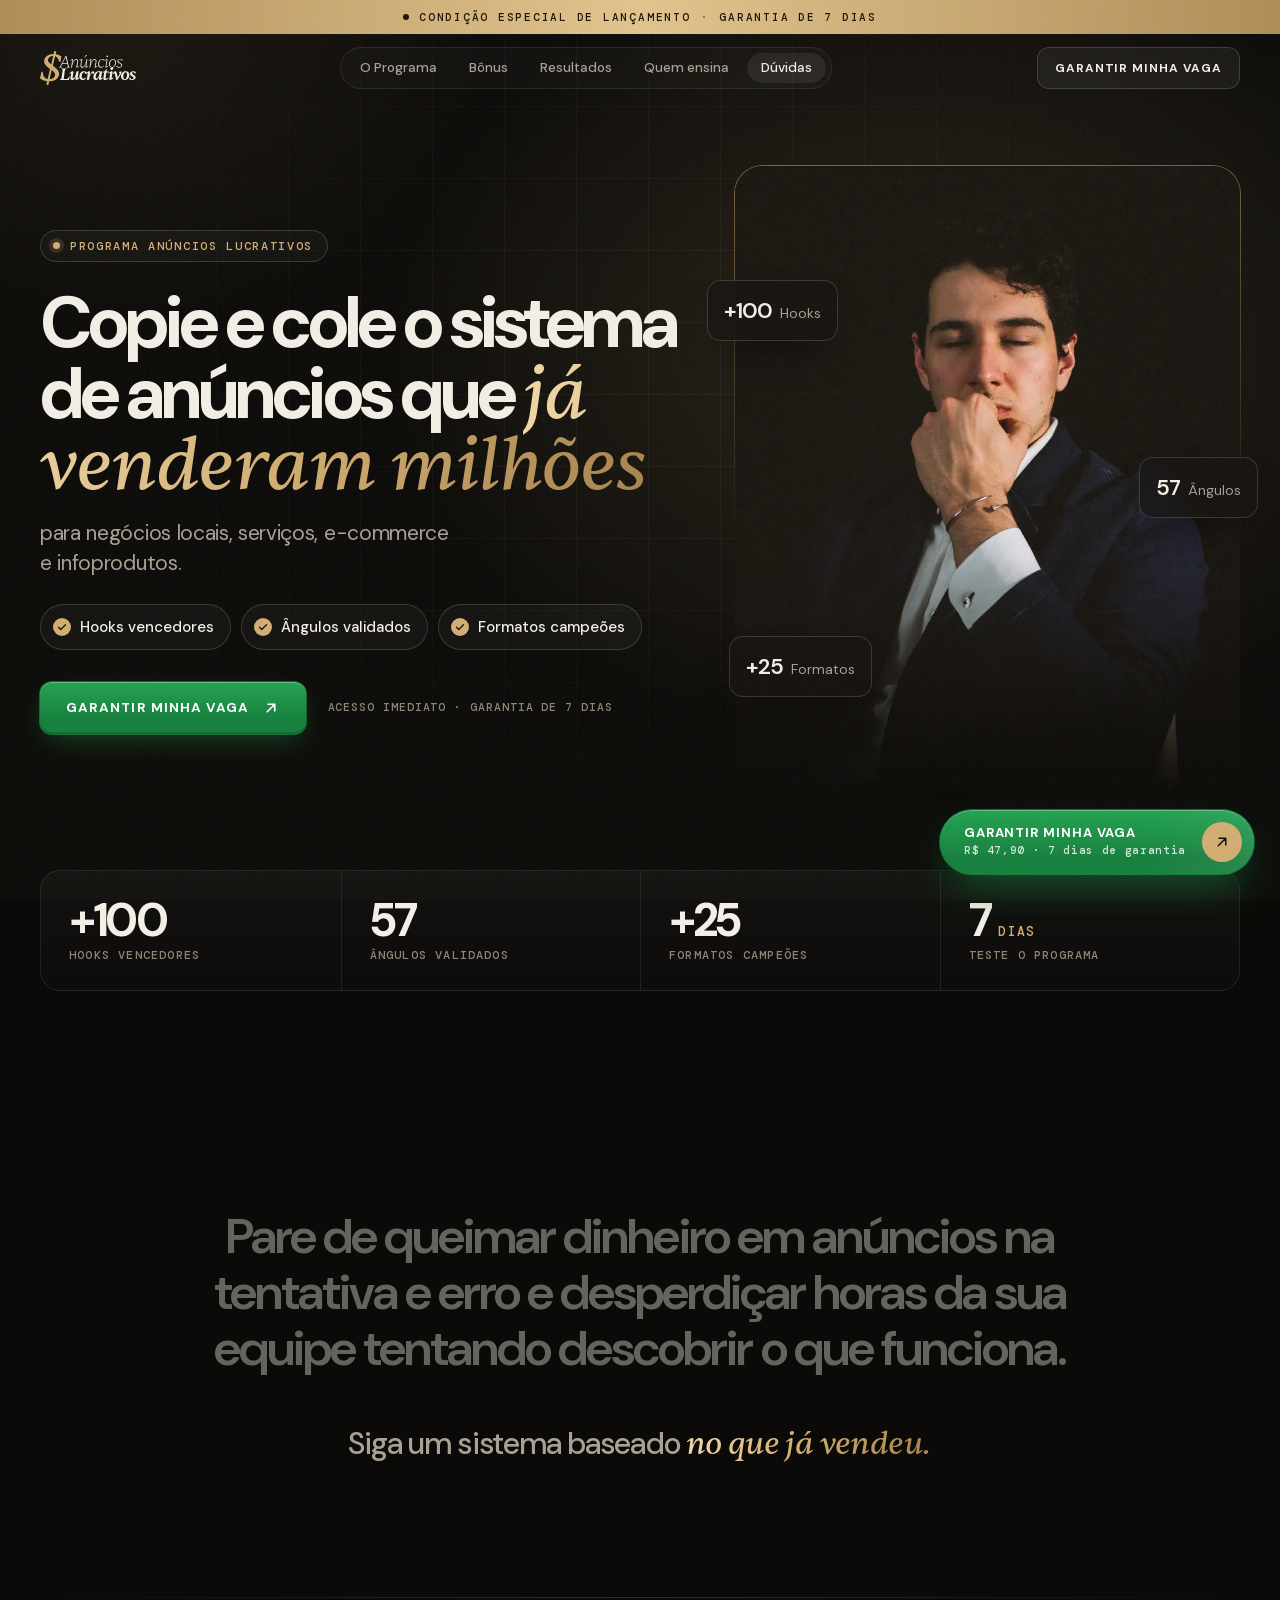
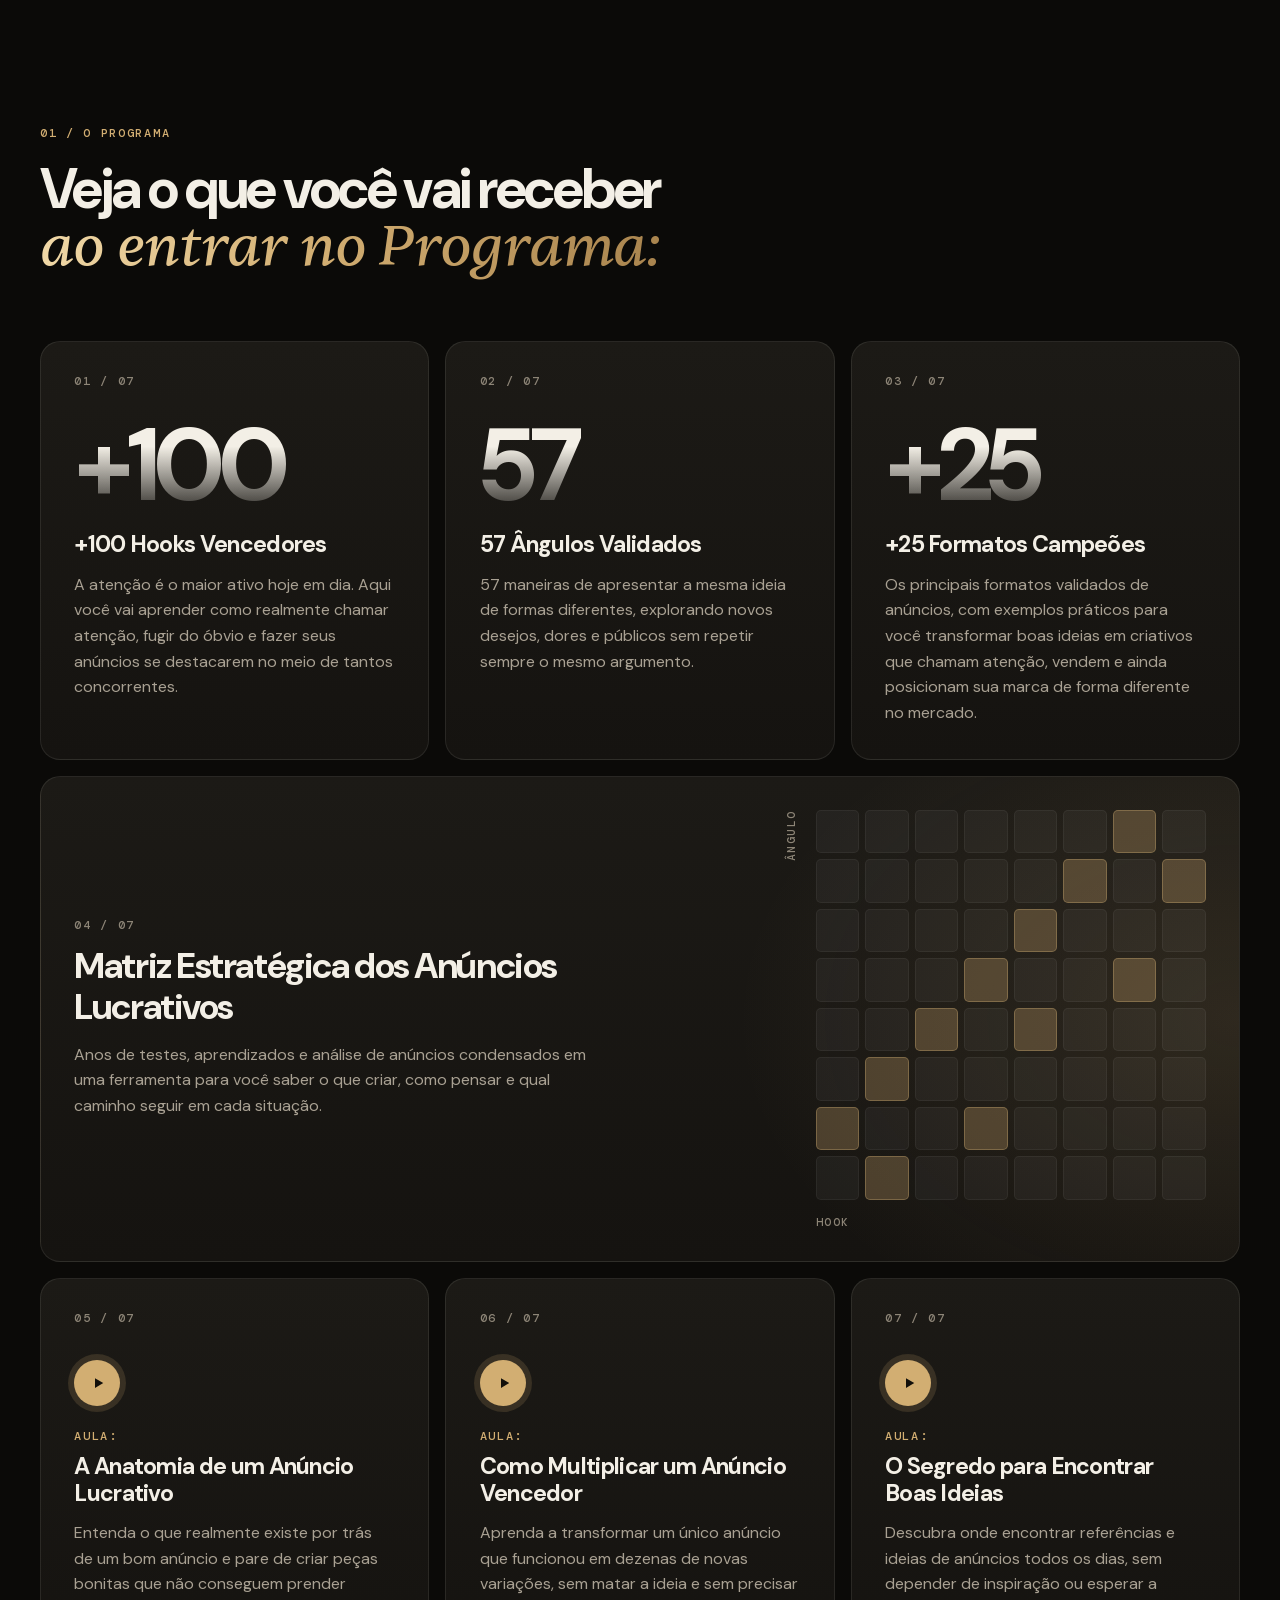
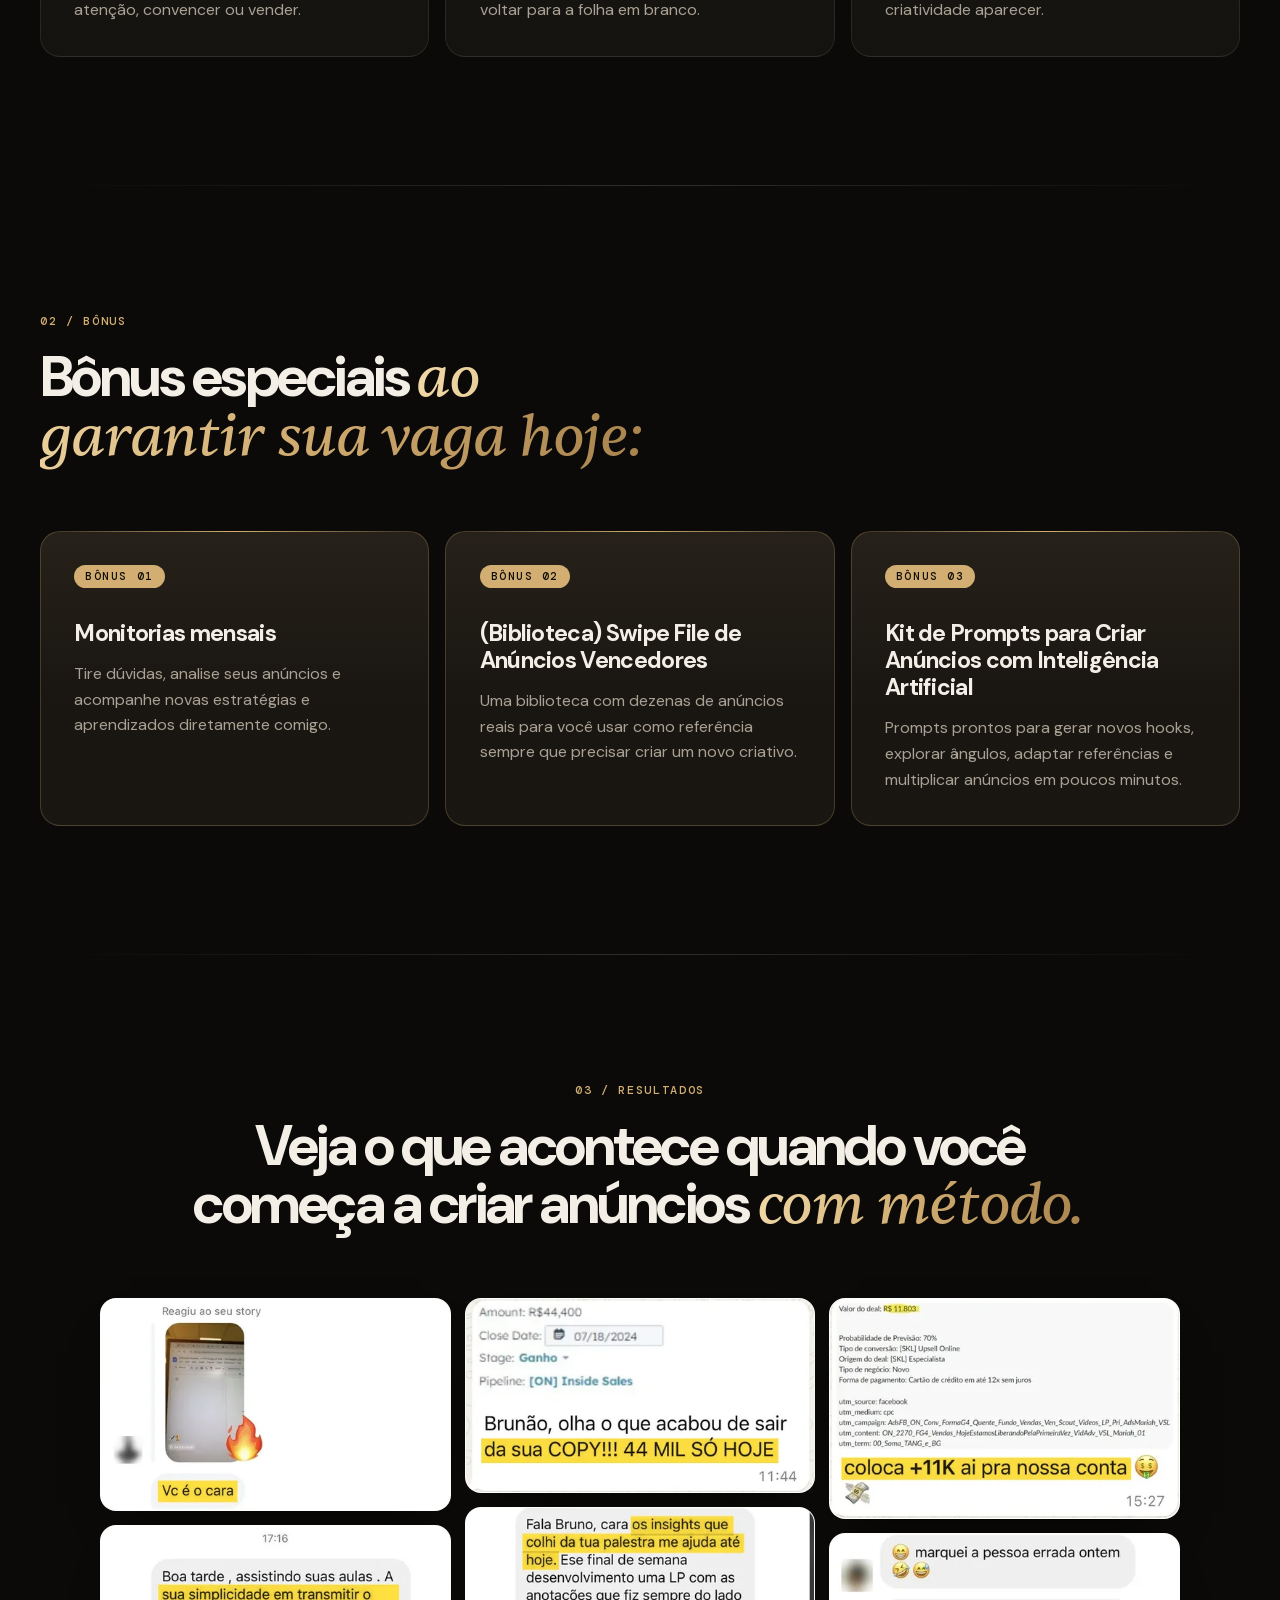
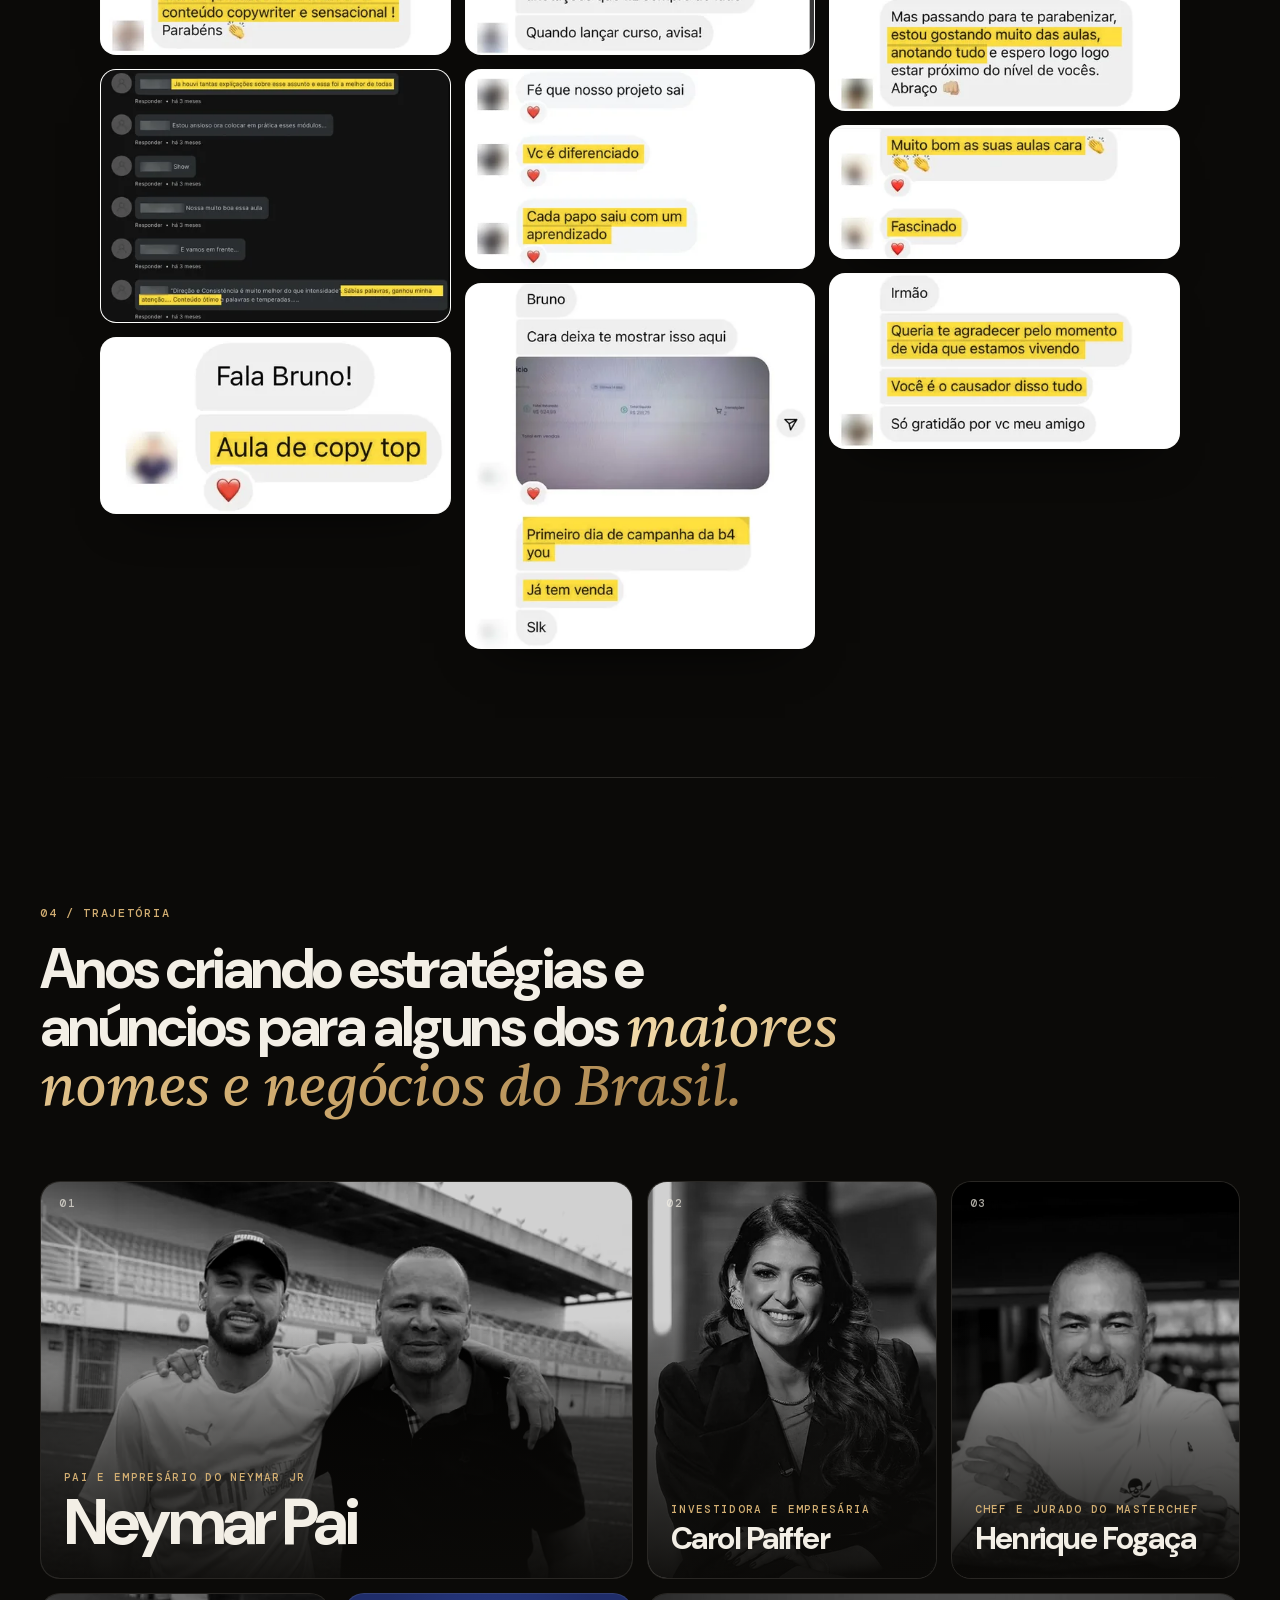
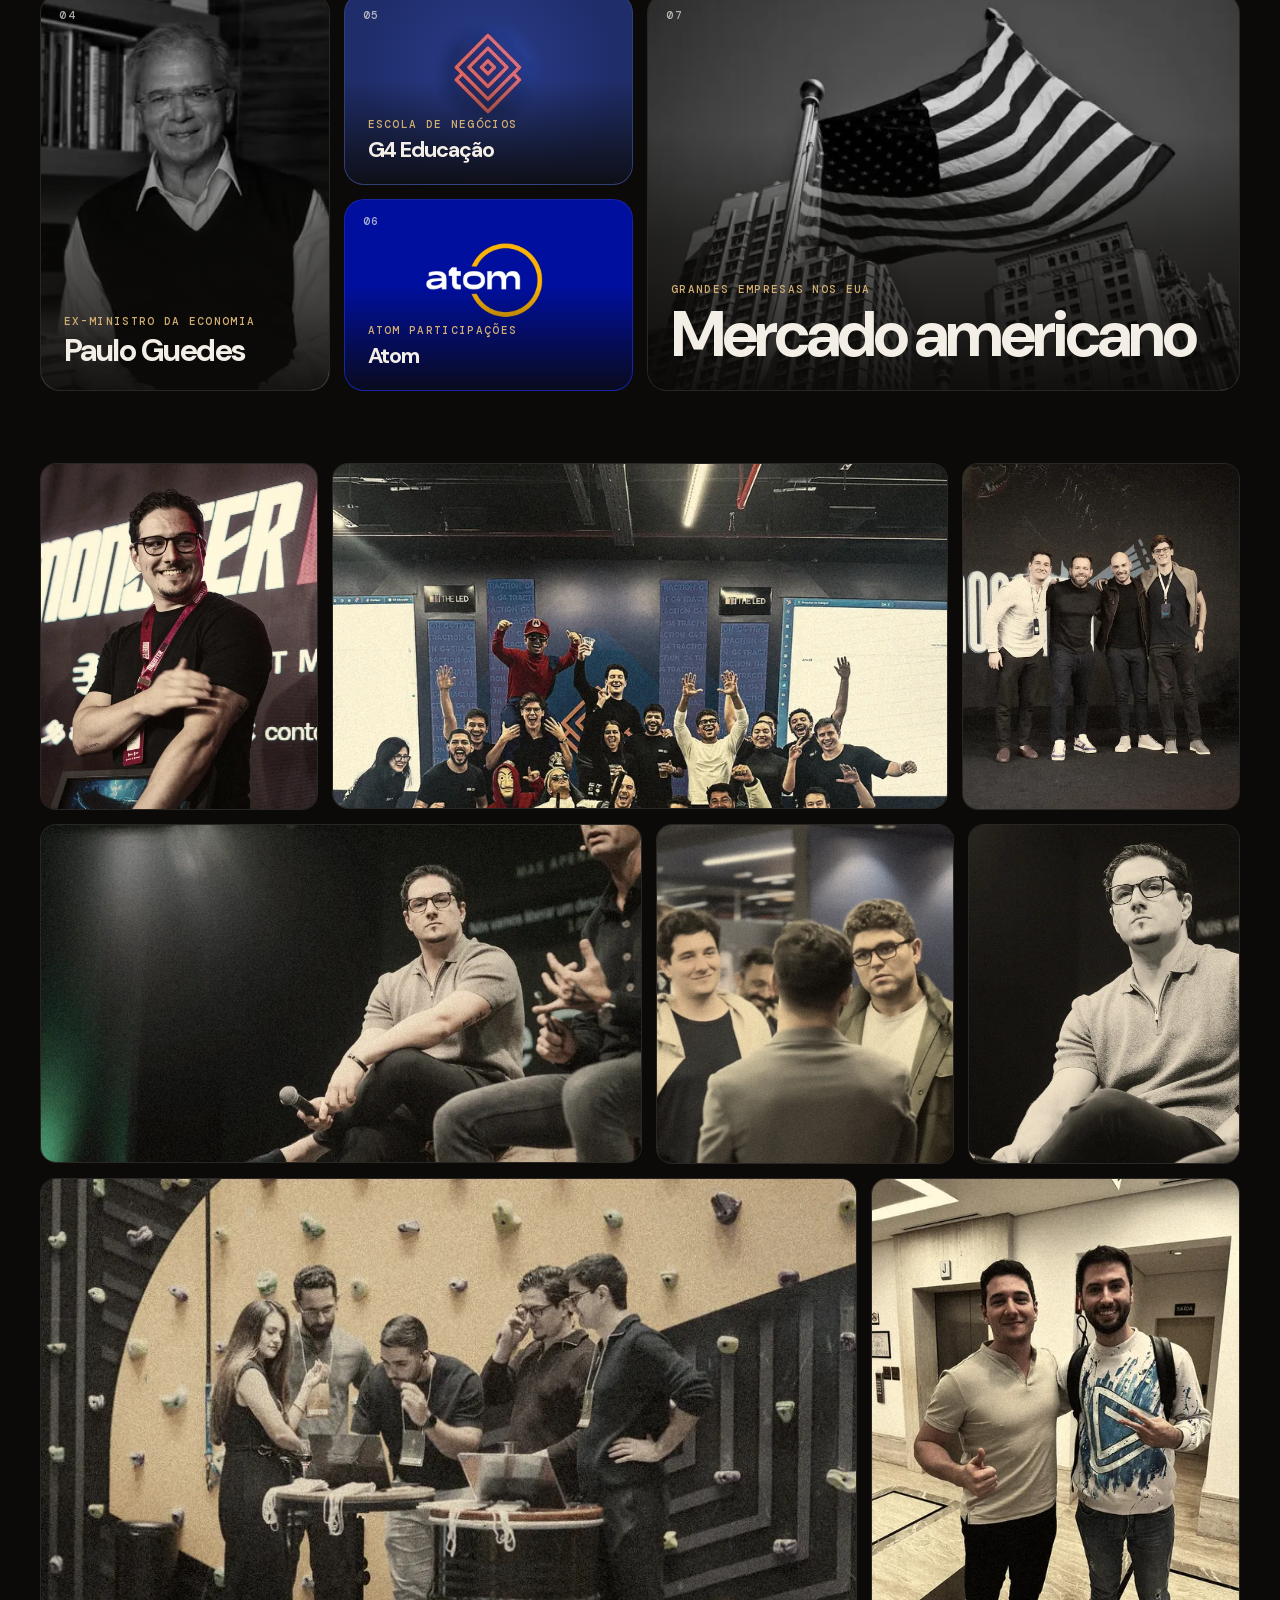
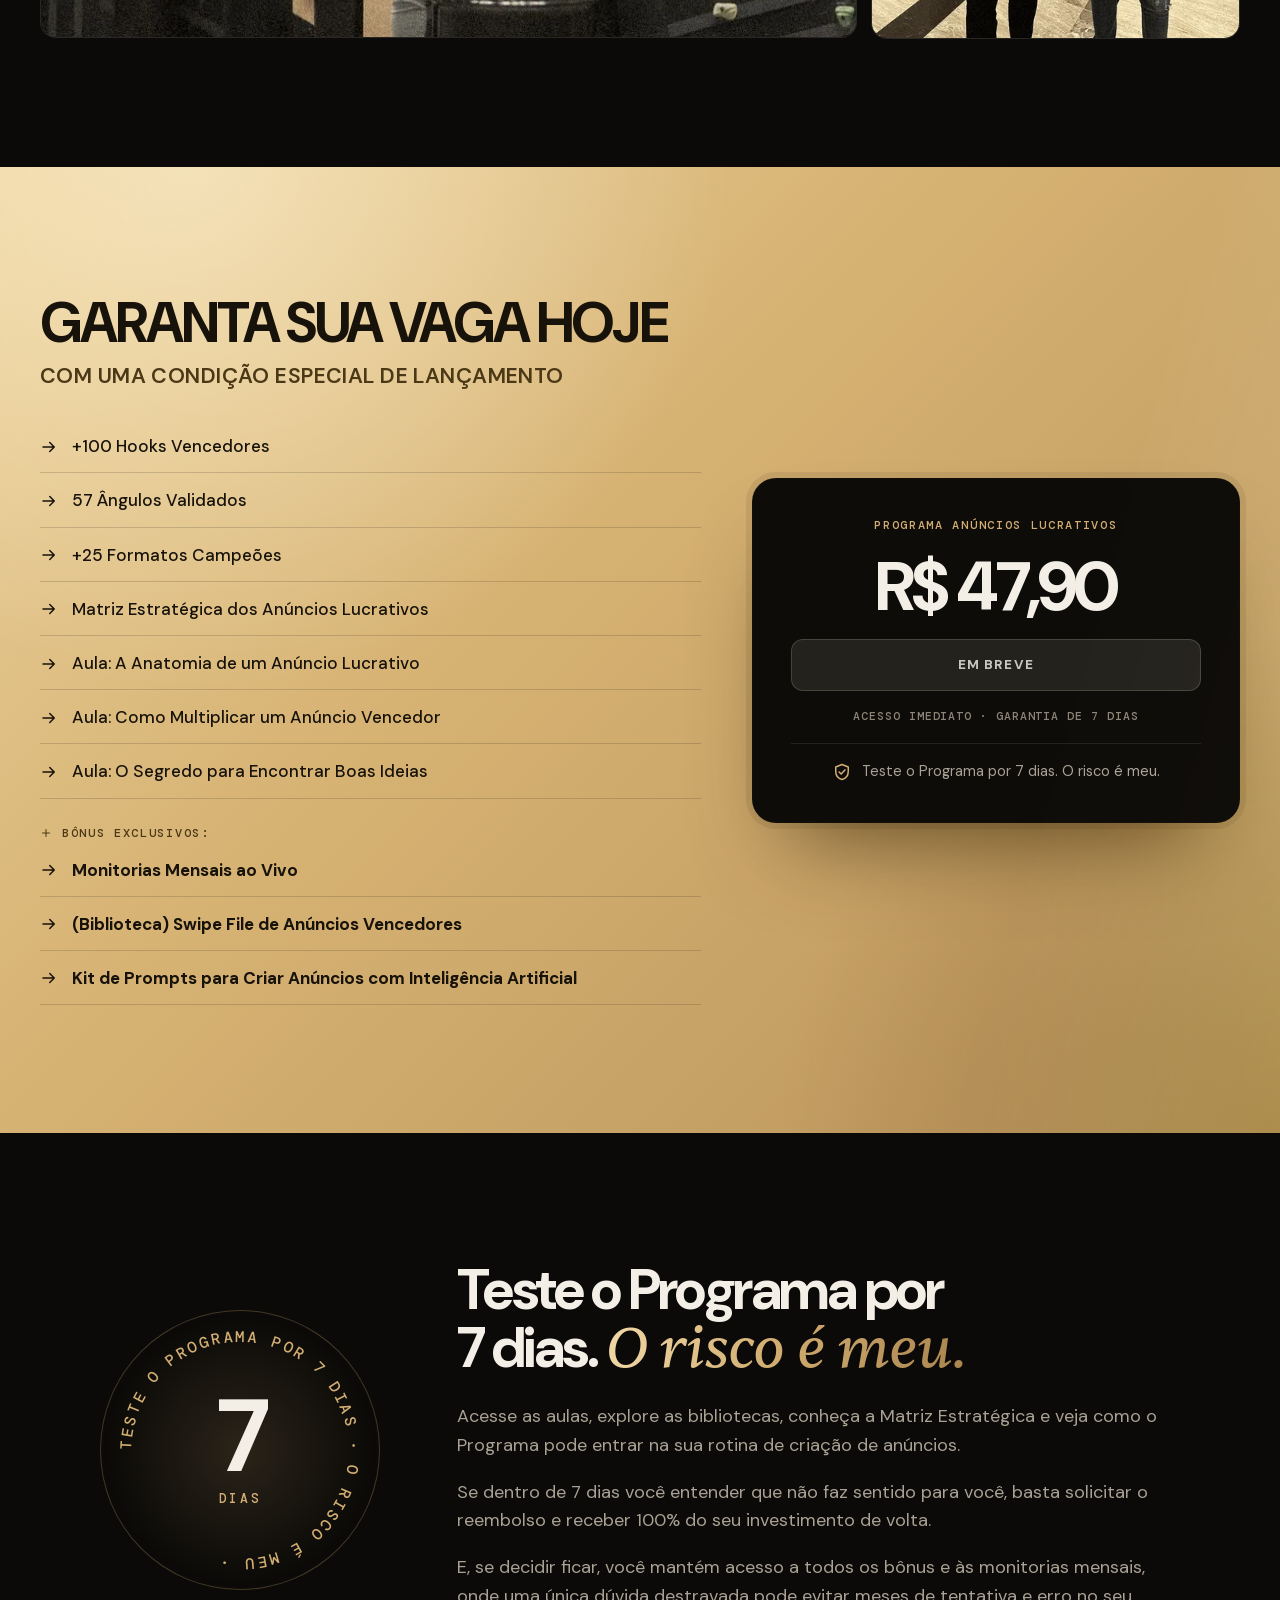
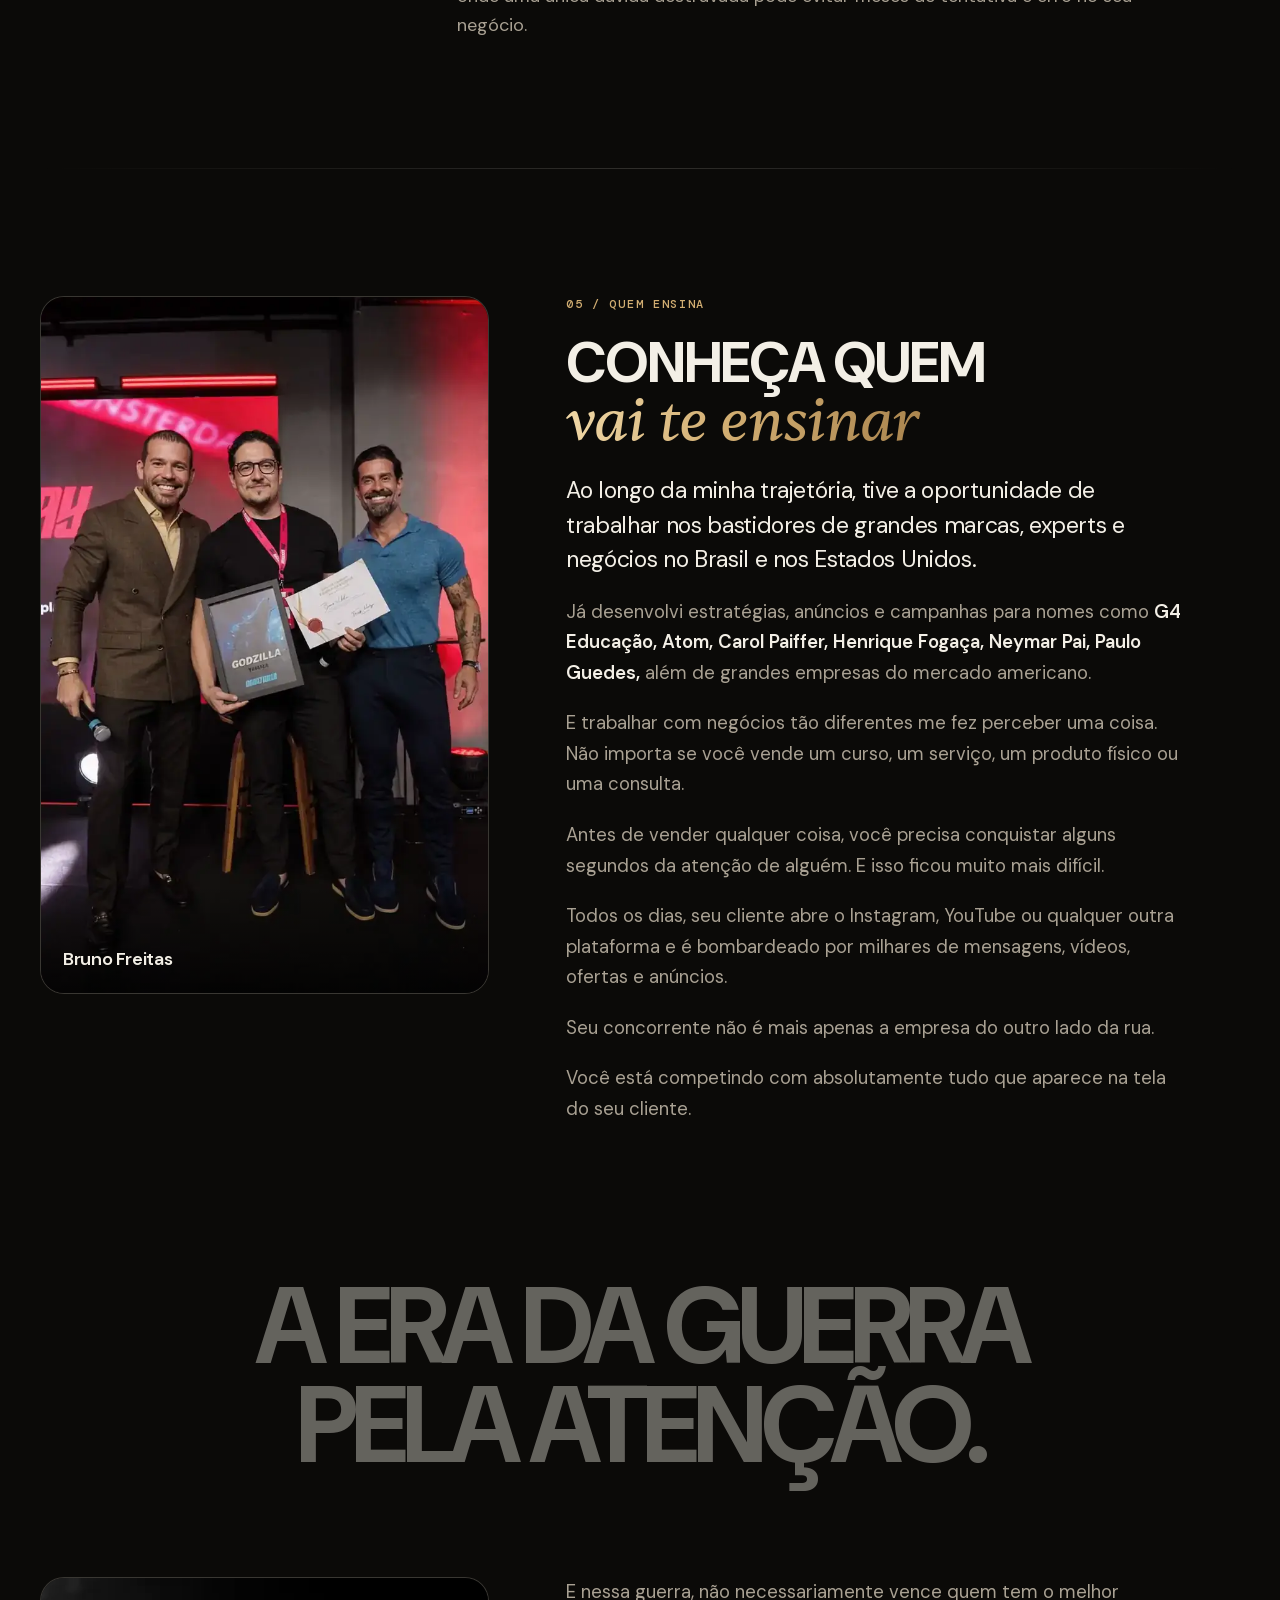
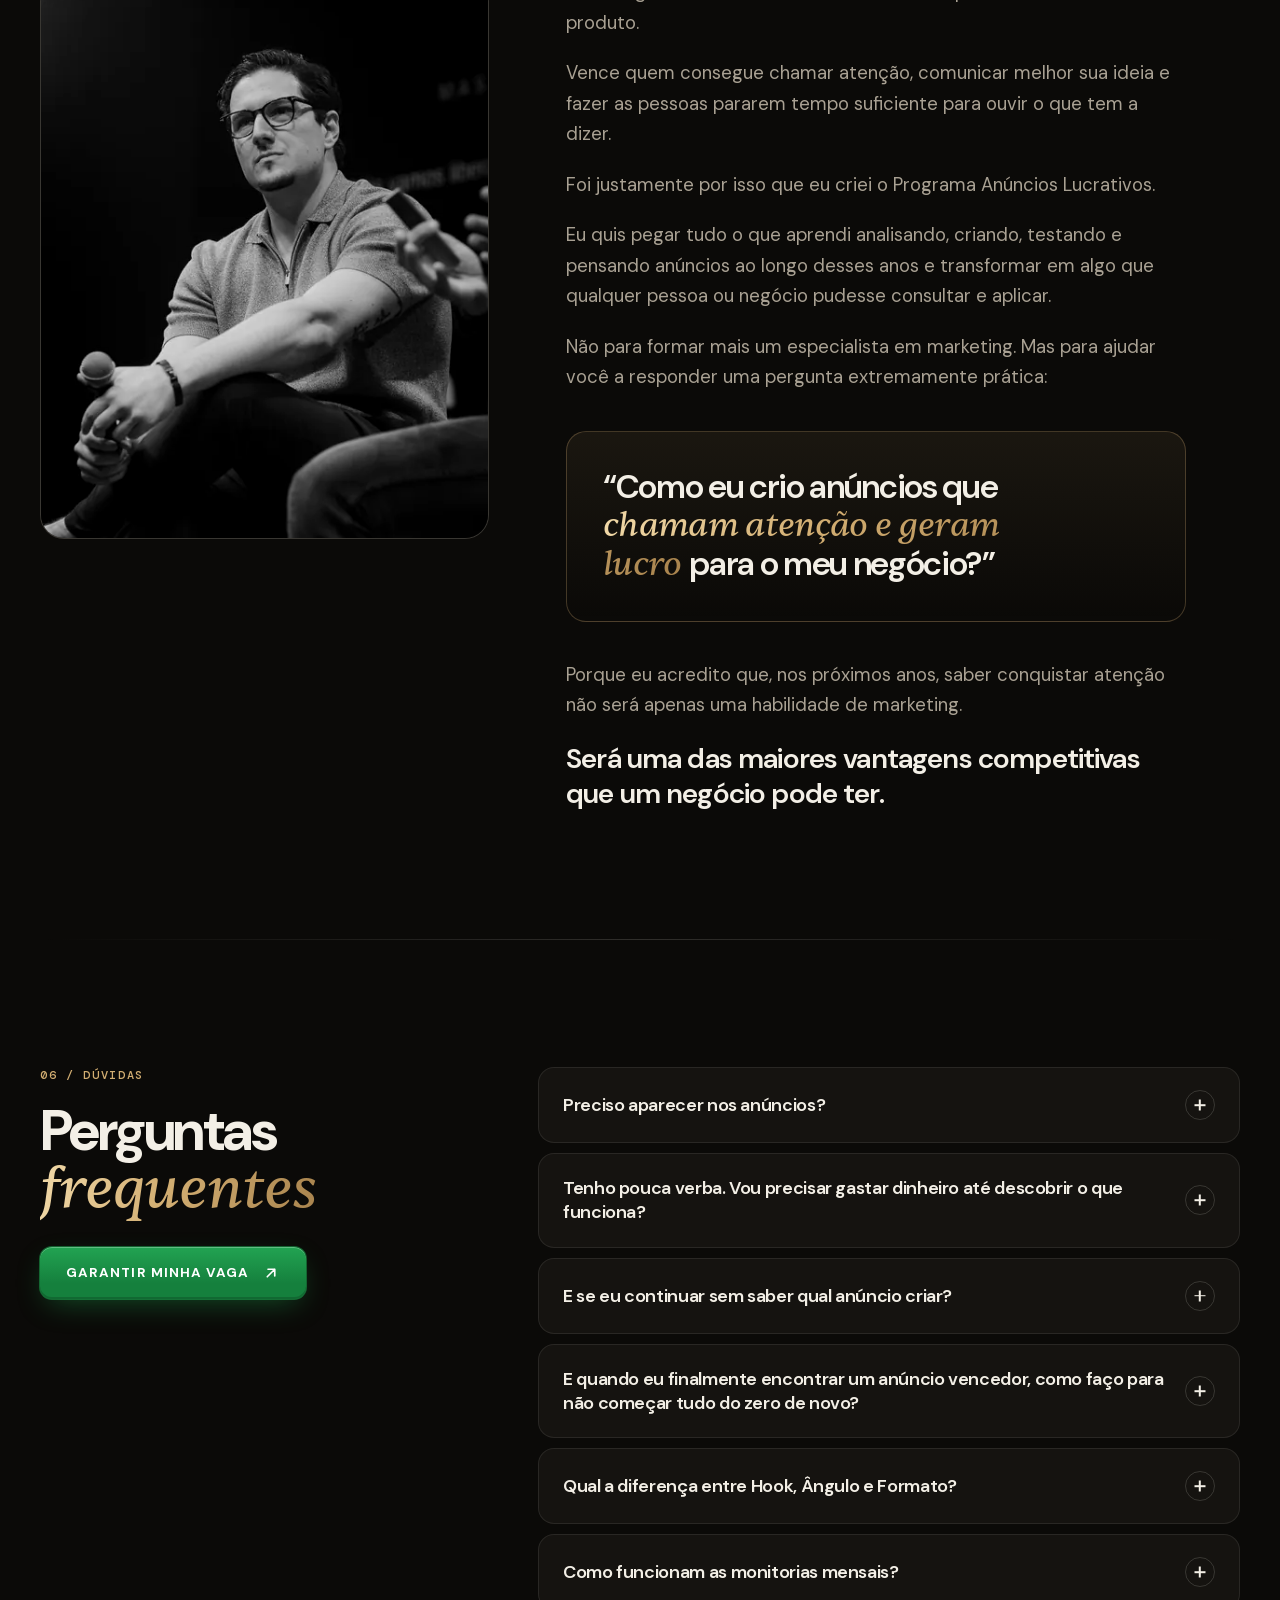
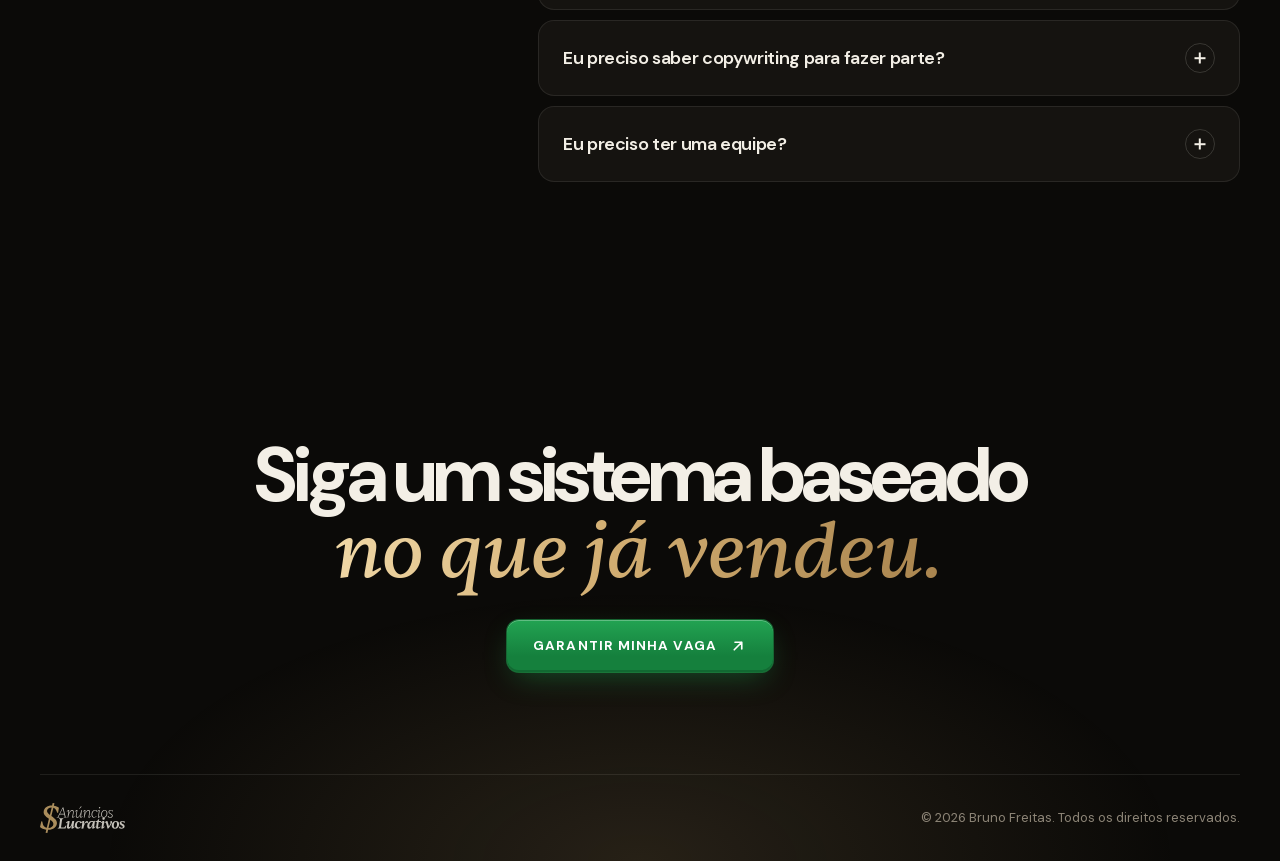
<file: v2/index.html>
<!doctype html>
<html lang="pt-BR">
<head>
<meta charset="utf-8">
<meta name="viewport" content="width=device-width, initial-scale=1, viewport-fit=cover">
<title>Programa Anúncios Lucrativos — Bruno Freitas</title>
<meta name="description" content="Copie e cole o sistema de anúncios que já venderam milhões para negócios locais, serviços, e-commerce e infoprodutos. Hooks vencedores, ângulos validados e formatos campeões.">
<meta name="theme-color" content="#0b0a08">
<meta name="color-scheme" content="dark">
<meta property="og:type" content="website">
<meta property="og:url" content="https://anuncioslucrativos.pardaljoao.com/v2">
<meta property="og:title" content="Programa Anúncios Lucrativos — Bruno Freitas">
<meta property="og:description" content="Copie e cole o sistema de anúncios que já venderam milhões para negócios locais, serviços, e-commerce e infoprodutos.">
<meta property="og:image" content="https://anuncioslucrativos.pardaljoao.com/v2/assets/img/bruno-retrato-02-1200.webp">
<link rel="icon" href="/favicon.svg" type="image/svg+xml">
<link rel="preload" href="/v2/assets/fonts/dm-sans-var.woff2" as="font" type="font/woff2" crossorigin>
<link rel="preload" as="image" href="/v2/assets/img/bruno-retrato-02-800.webp"
      imagesrcset="/v2/assets/img/bruno-retrato-02-480.webp 480w, /v2/assets/img/bruno-retrato-02-800.webp 800w, /v2/assets/img/bruno-retrato-02-1200.webp 1200w"
      imagesizes="(max-width: 900px) 92vw, 46vw" fetchpriority="high">
<link rel="stylesheet" href="/v2/css/style.css?v=2">
<script>document.documentElement.classList.add('js')</script>
<script src="/js/config.js?v=1" defer></script>
<script src="/v2/js/main.js?v=2" defer></script>
</head>
<body>

<!-- Ícones: um sprite só, usado por <use>. Nunca glifos: ↗ e ➔ têm variante emoji no iOS. -->
<svg width="0" height="0" style="position:absolute" aria-hidden="true">
  <symbol id="i-ne" viewBox="0 0 24 24"><path d="M7 17 17 7M8 7h9v9" fill="none" stroke="currentColor" stroke-width="2" stroke-linecap="round" stroke-linejoin="round"/></symbol>
  <symbol id="i-seta" viewBox="0 0 24 24"><path d="M4 12h15M13 6l6 6-6 6" fill="none" stroke="currentColor" stroke-width="2" stroke-linecap="round" stroke-linejoin="round"/></symbol>
  <symbol id="i-check" viewBox="0 0 24 24"><path d="m5 12.5 4.5 4.5L19 7.5" fill="none" stroke="currentColor" stroke-width="2.4" stroke-linecap="round" stroke-linejoin="round"/></symbol>
  <symbol id="i-play" viewBox="0 0 24 24"><path d="M8 5.5v13l11-6.5z" fill="currentColor"/></symbol>
  <symbol id="i-mais" viewBox="0 0 24 24"><path d="M12 5v14M5 12h14" fill="none" stroke="currentColor" stroke-width="2" stroke-linecap="round"/></symbol>
  <symbol id="i-escudo" viewBox="0 0 24 24"><path d="M12 3 4.5 6v5.5c0 4.6 3.2 8.4 7.5 9.5 4.3-1.1 7.5-4.9 7.5-9.5V6z" fill="none" stroke="currentColor" stroke-width="1.8" stroke-linejoin="round"/><path d="m8.5 12 2.5 2.5 4.5-5" fill="none" stroke="currentColor" stroke-width="1.8" stroke-linecap="round" stroke-linejoin="round"/></symbol>
</svg>

<a class="pular" href="#conteudo">Pular para o conteúdo</a>

<!-- ═══ FAIXA DO TOPO ═══ -->
<div class="faixa" role="note">
  <span class="faixa__ponto" aria-hidden="true"></span>
  <span>Condição especial de lançamento</span>
  <span class="faixa__sep" aria-hidden="true">·</span>
  <span class="faixa__extra">Garantia de 7 dias</span>
</div>

<!-- ═══ CABEÇALHO ═══ -->
<header class="topo" data-topo>
  <div class="wrap topo__in">
    <a class="marca" href="#topo" aria-label="Programa Anúncios Lucrativos — início">
      <img src="/v2/assets/logo/al-logo-claro.svg" alt="" width="645" height="228">
    </a>
    <nav class="menu" aria-label="Seções">
      <a href="#programa">O Programa</a>
      <a href="#bonus">Bônus</a>
      <a href="#resultados">Resultados</a>
      <a href="#quem-ensina">Quem ensina</a>
      <a href="#duvidas">Dúvidas</a>
    </nav>
    <a class="btn btn--p" href="#oferta" data-cta>Garantir minha vaga</a>
  </div>
</header>

<main id="conteudo">

<!-- ═══ 1. HERO ═══ -->
<section class="hero" id="topo" aria-labelledby="hero-titulo">
  <div class="hero__fundo" aria-hidden="true"></div>
  <div class="wrap hero__grid">
    <div class="hero__copy">
      <p class="rotulo rotulo--ponto" data-entra>Programa Anúncios Lucrativos</p>
      <h1 class="hero__titulo" id="hero-titulo" data-entra>
        Copie e cole o sistema de anúncios que <em>já venderam milhões</em>
        <span class="hero__cauda">para negócios locais, serviços, e-commerce e infoprodutos.</span>
      </h1>
      <ul class="hero__lista">
        <li><svg class="ico" aria-hidden="true"><use href="#i-check"/></svg>Hooks vencedores</li>
        <li><svg class="ico" aria-hidden="true"><use href="#i-check"/></svg>Ângulos validados</li>
        <li><svg class="ico" aria-hidden="true"><use href="#i-check"/></svg>Formatos campeões</li>
      </ul>
      <div class="hero__acao" data-entra>
        <a class="btn btn--g" href="#oferta" data-cta>Garantir minha vaga</a>
        <p class="nota" data-cta-sub>Acesso imediato · Garantia de 7 dias</p>
      </div>
    </div>

    <figure class="hero__foto">
      <img src="/v2/assets/img/bruno-retrato-02-800.webp"
           srcset="/v2/assets/img/bruno-retrato-02-480.webp 480w, /v2/assets/img/bruno-retrato-02-800.webp 800w, /v2/assets/img/bruno-retrato-02-1200.webp 1200w"
           sizes="(max-width: 900px) 92vw, 46vw"
           width="1200" height="1500" alt="Bruno Freitas" fetchpriority="high" decoding="async">
      <span class="selo selo--a" aria-hidden="true"><b>+100</b> Hooks</span>
      <span class="selo selo--b" aria-hidden="true"><b>57</b> Ângulos</span>
      <span class="selo selo--c" aria-hidden="true"><b>+25</b> Formatos</span>
    </figure>
  </div>

  <div class="wrap">
    <dl class="numeros" data-r>
      <div><dt><span data-conta="100" data-pre="+">+100</span></dt><dd>Hooks Vencedores</dd></div>
      <div><dt><span data-conta="57">57</span></dt><dd>Ângulos Validados</dd></div>
      <div><dt><span data-conta="25" data-pre="+">+25</span></dt><dd>Formatos Campeões</dd></div>
      <div><dt><span data-conta="7">7</span><small>dias</small></dt><dd>Teste o Programa</dd></div>
    </dl>
  </div>
</section>

<!-- ═══ 2. O PROBLEMA ═══ -->
<section class="sec problema" aria-label="O problema">
  <div class="wrap estreito">
    <p class="problema__texto" data-palavras>Pare de queimar dinheiro em anúncios na tentativa e erro e desperdiçar horas da sua equipe tentando descobrir o que funciona.</p>
    <p class="problema__virada" data-r>Siga um sistema baseado <em>no que já vendeu.</em></p>
  </div>
</section>

<!-- ═══ 3. O QUE VOCÊ RECEBE ═══ -->
<section class="sec" id="programa" aria-labelledby="prog-titulo">
  <div class="wrap">
    <header class="cab" data-r>
      <p class="rotulo">01 / O Programa</p>
      <h2 class="titulo" id="prog-titulo">Veja o que você vai receber <em>ao entrar no Programa:</em></h2>
    </header>

    <div class="bento">
      <article class="card card--num" data-r>
        <span class="card__idx">01</span>
        <p class="card__grande" aria-hidden="true">+100</p>
        <h3>+100 Hooks Vencedores</h3>
        <p>A atenção é o maior ativo hoje em dia. Aqui você vai aprender como realmente chamar atenção, fugir do óbvio e fazer seus anúncios se destacarem no meio de tantos concorrentes.</p>
      </article>
      <article class="card card--num" data-r>
        <span class="card__idx">02</span>
        <p class="card__grande" aria-hidden="true">57</p>
        <h3>57 Ângulos Validados</h3>
        <p>57 maneiras de apresentar a mesma ideia de formas diferentes, explorando novos desejos, dores e públicos sem repetir sempre o mesmo argumento.</p>
      </article>
      <article class="card card--num" data-r>
        <span class="card__idx">03</span>
        <p class="card__grande" aria-hidden="true">+25</p>
        <h3>+25 Formatos Campeões</h3>
        <p>Os principais formatos validados de anúncios, com exemplos práticos para você transformar boas ideias em criativos que chamam atenção, vendem e ainda posicionam sua marca de forma diferente no mercado.</p>
      </article>

      <article class="card card--matriz" data-r>
        <div class="matriz__copy">
          <span class="card__idx">04</span>
          <h3>Matriz Estratégica dos Anúncios Lucrativos</h3>
          <p>Anos de testes, aprendizados e análise de anúncios condensados em uma ferramenta para você saber o que criar, como pensar e qual caminho seguir em cada situação.</p>
        </div>
        <div class="matriz__arte" aria-hidden="true">
          <span class="matriz__eixo matriz__eixo--x">Hook</span>
          <span class="matriz__eixo matriz__eixo--y">Ângulo</span>
          <div class="matriz__grade" data-matriz></div>
        </div>
      </article>

      <article class="card card--aula" data-r>
        <span class="card__idx">05</span>
        <span class="aula__play" aria-hidden="true"><svg class="ico"><use href="#i-play"/></svg></span>
        <h3><span class="aula__tag">Aula:</span> A Anatomia de um Anúncio Lucrativo</h3>
        <p>Entenda o que realmente existe por trás de um bom anúncio e pare de criar peças bonitas que não conseguem prender atenção, convencer ou vender.</p>
      </article>
      <article class="card card--aula" data-r>
        <span class="card__idx">06</span>
        <span class="aula__play" aria-hidden="true"><svg class="ico"><use href="#i-play"/></svg></span>
        <h3><span class="aula__tag">Aula:</span> Como Multiplicar um Anúncio Vencedor</h3>
        <p>Aprenda a transformar um único anúncio que funcionou em dezenas de novas variações, sem matar a ideia e sem precisar voltar para a folha em branco.</p>
      </article>
      <article class="card card--aula" data-r>
        <span class="card__idx">07</span>
        <span class="aula__play" aria-hidden="true"><svg class="ico"><use href="#i-play"/></svg></span>
        <h3><span class="aula__tag">Aula:</span> O Segredo para Encontrar Boas Ideias</h3>
        <p>Descubra onde encontrar referências e ideias de anúncios todos os dias, sem depender de inspiração ou esperar a criatividade aparecer.</p>
      </article>
    </div>
  </div>
</section>

<!-- ═══ 4. BÔNUS ═══ -->
<section class="sec" id="bonus" aria-labelledby="bonus-titulo">
  <div class="wrap">
    <header class="cab" data-r>
      <p class="rotulo">02 / Bônus</p>
      <h2 class="titulo" id="bonus-titulo">Bônus especiais <em>ao garantir sua vaga hoje:</em></h2>
    </header>

    <div class="bonus">
      <article class="bonus__card" data-r>
        <span class="bonus__tag">Bônus 01</span>
        <h3>Monitorias mensais</h3>
        <p>Tire dúvidas, analise seus anúncios e acompanhe novas estratégias e aprendizados diretamente comigo.</p>
      </article>
      <article class="bonus__card" data-r>
        <span class="bonus__tag">Bônus 02</span>
        <h3>(Biblioteca) Swipe File de Anúncios Vencedores</h3>
        <p>Uma biblioteca com dezenas de anúncios reais para você usar como referência sempre que precisar criar um novo criativo.</p>
      </article>
      <article class="bonus__card" data-r>
        <span class="bonus__tag">Bônus 03</span>
        <h3>Kit de Prompts para Criar Anúncios com Inteligência Artificial</h3>
        <p>Prompts prontos para gerar novos hooks, explorar ângulos, adaptar referências e multiplicar anúncios em poucos minutos.</p>
      </article>
    </div>
  </div>
</section>

<!-- ═══ 5. RESULTADOS ═══ -->
<section class="sec" id="resultados" aria-labelledby="res-titulo">
  <div class="wrap">
    <header class="cab cab--centro" data-r>
      <p class="rotulo">03 / Resultados</p>
      <h2 class="titulo" id="res-titulo">Veja o que acontece quando você começa a criar anúncios <em>com método.</em></h2>
    </header>

    <!-- Painel parado: cada print já vem recortado só no depoimento, com nome e foto borrados. -->
    <div class="mural" data-mural>
      <figure data-r><img src="/v2/assets/img/dep-01-800.webp" srcset="/v2/assets/img/dep-01-480.webp 480w, /v2/assets/img/dep-01-800.webp 800w, /v2/assets/img/dep-01-1080.webp 1080w" sizes="(max-width: 700px) 46vw, (max-width: 1024px) 31vw, 400px" width="1080" height="654" alt="Depoimento de aluno" loading="lazy" decoding="async"></figure>
      <figure data-r><img src="/v2/assets/img/dep-02-555.webp" srcset="/v2/assets/img/dep-02-480.webp 480w, /v2/assets/img/dep-02-555.webp 555w" sizes="(max-width: 700px) 46vw, (max-width: 1024px) 31vw, 400px" width="555" height="203" alt="Depoimento de aluno" loading="lazy" decoding="async"></figure>
      <figure data-r><img src="/v2/assets/img/dep-03-800.webp" srcset="/v2/assets/img/dep-03-480.webp 480w, /v2/assets/img/dep-03-800.webp 800w, /v2/assets/img/dep-03-1047.webp 1047w" sizes="(max-width: 700px) 46vw, (max-width: 1024px) 31vw, 400px" width="1047" height="756" alt="Depoimento de aluno" loading="lazy" decoding="async"></figure>
      <figure data-r><img src="/v2/assets/img/dep-04-620.webp" srcset="/v2/assets/img/dep-04-480.webp 480w, /v2/assets/img/dep-04-620.webp 620w" sizes="(max-width: 700px) 46vw, (max-width: 1024px) 31vw, 400px" width="620" height="310" alt="Depoimento de aluno" loading="lazy" decoding="async"></figure>
      <figure data-r><img src="/v2/assets/img/dep-07-800.webp" srcset="/v2/assets/img/dep-07-480.webp 480w, /v2/assets/img/dep-07-800.webp 800w, /v2/assets/img/dep-07-820.webp 820w" sizes="(max-width: 700px) 46vw, (max-width: 1024px) 31vw, 400px" width="820" height="454" alt="Depoimento de aluno" loading="lazy" decoding="async"></figure>
      <figure data-r><img src="/v2/assets/img/dep-05-562.webp" srcset="/v2/assets/img/dep-05-480.webp 480w, /v2/assets/img/dep-05-562.webp 562w" sizes="(max-width: 700px) 46vw, (max-width: 1024px) 31vw, 400px" width="562" height="234" alt="Depoimento de aluno" loading="lazy" decoding="async"></figure>
      <figure data-r><img src="/v2/assets/img/dep-06-555.webp" srcset="/v2/assets/img/dep-06-480.webp 480w, /v2/assets/img/dep-06-555.webp 555w" sizes="(max-width: 700px) 46vw, (max-width: 1024px) 31vw, 400px" width="555" height="316" alt="Depoimento de aluno" loading="lazy" decoding="async"></figure>
      <figure data-r><img src="/v2/assets/img/dep-08-555.webp" srcset="/v2/assets/img/dep-08-480.webp 480w, /v2/assets/img/dep-08-555.webp 555w" sizes="(max-width: 700px) 46vw, (max-width: 1024px) 31vw, 400px" width="555" height="580" alt="Depoimento de aluno" loading="lazy" decoding="async"></figure>
      <figure data-r><img src="/v2/assets/img/dep-11-800.webp" srcset="/v2/assets/img/dep-11-480.webp 480w, /v2/assets/img/dep-11-800.webp 800w, /v2/assets/img/dep-11-802.webp 802w" sizes="(max-width: 700px) 46vw, (max-width: 1024px) 31vw, 400px" width="802" height="504" alt="Depoimento de aluno" loading="lazy" decoding="async"></figure>
      <figure data-r><img src="/v2/assets/img/dep-09-555.webp" srcset="/v2/assets/img/dep-09-480.webp 480w, /v2/assets/img/dep-09-555.webp 555w" sizes="(max-width: 700px) 46vw, (max-width: 1024px) 31vw, 400px" width="555" height="280" alt="Depoimento de aluno" loading="lazy" decoding="async"></figure>
      <figure data-r><img src="/v2/assets/img/dep-10-555.webp" srcset="/v2/assets/img/dep-10-480.webp 480w, /v2/assets/img/dep-10-555.webp 555w" sizes="(max-width: 700px) 46vw, (max-width: 1024px) 31vw, 400px" width="555" height="210" alt="Depoimento de aluno" loading="lazy" decoding="async"></figure>
      <figure data-r><img src="/v2/assets/img/dep-12-555.webp" srcset="/v2/assets/img/dep-12-480.webp 480w, /v2/assets/img/dep-12-555.webp 555w" sizes="(max-width: 700px) 46vw, (max-width: 1024px) 31vw, 400px" width="555" height="276" alt="Depoimento de aluno" loading="lazy" decoding="async"></figure>
    </div>
  </div>
</section>

<!-- ═══ 6. TRAJETÓRIA ═══ -->
<section class="sec" id="trajetoria" aria-labelledby="traj-titulo">
  <div class="wrap">
    <header class="cab" data-r>
      <p class="rotulo">04 / Trajetória</p>
      <h2 class="titulo" id="traj-titulo">Anos criando estratégias e anúncios para alguns dos <em>maiores nomes e negócios do Brasil.</em></h2>
    </header>
  </div>

  <div class="wrap">
    <ul class="nomes" aria-label="Nomes atendidos">
      <li class="nome nome--np" data-r>
        <img src="/v2/assets/img/nome-neymar-pai-640.webp" srcset="/v2/assets/img/nome-neymar-pai-640.webp 640w, /v2/assets/img/nome-neymar-pai-1100.webp 1100w" sizes="(max-width: 700px) 92vw, 50vw" width="1100" height="1100" alt="" loading="lazy" decoding="async" style="object-position:50% 30%">
        <span class="nome__idx" aria-hidden="true">01</span>
        <p class="nome__info"><span class="nome__tag">Pai e empresário do Neymar Jr</span><span class="nome__nome">Neymar Pai</span></p>
      </li>
      <li class="nome nome--ca" data-r>
        <img src="/v2/assets/img/nome-carol-paiffer-480.webp" srcset="/v2/assets/img/nome-carol-paiffer-480.webp 480w, /v2/assets/img/nome-carol-paiffer-636.webp 636w" sizes="(max-width: 700px) 46vw, 25vw" width="636" height="784" alt="" loading="lazy" decoding="async" style="object-position:50% 20%">
        <span class="nome__idx" aria-hidden="true">02</span>
        <p class="nome__info"><span class="nome__tag">Investidora e empresária</span><span class="nome__nome">Carol Paiffer</span></p>
      </li>
      <li class="nome nome--hf" data-r>
        <img src="/v2/assets/img/nome-henrique-fogaca-480.webp" srcset="/v2/assets/img/nome-henrique-fogaca-480.webp 480w, /v2/assets/img/nome-henrique-fogaca-800.webp 800w" sizes="(max-width: 700px) 46vw, 25vw" width="800" height="800" alt="" loading="lazy" decoding="async" style="object-position:50% 25%">
        <span class="nome__idx" aria-hidden="true">03</span>
        <p class="nome__info"><span class="nome__tag">Chef e jurado do MasterChef</span><span class="nome__nome">Henrique Fogaça</span></p>
      </li>
      <li class="nome nome--pg" data-r>
        <img src="/v2/assets/img/nome-paulo-guedes-447.webp" srcset="/v2/assets/img/nome-paulo-guedes-447.webp 447w" sizes="(max-width: 700px) 46vw, 25vw" width="447" height="447" alt="" loading="lazy" decoding="async" style="object-position:52% 30%">
        <span class="nome__idx" aria-hidden="true">04</span>
        <p class="nome__info"><span class="nome__tag">Ex-ministro da Economia</span><span class="nome__nome">Paulo Guedes</span></p>
      </li>
      <li class="nome nome--g4 nome--marca" data-r>
        <img class="nome__logo" src="/v2/assets/img/nome-g4-educacao-210.webp" width="210" height="210" alt="" loading="lazy" decoding="async">
        <span class="nome__idx" aria-hidden="true">05</span>
        <p class="nome__info"><span class="nome__tag">Escola de negócios</span><span class="nome__nome">G4 Educação</span></p>
      </li>
      <li class="nome nome--at nome--marca" data-r>
        <img class="nome__logo" src="/v2/assets/img/nome-atom-400.webp" width="400" height="400" alt="" loading="lazy" decoding="async">
        <span class="nome__idx" aria-hidden="true">06</span>
        <p class="nome__info"><span class="nome__tag">Atom Participações</span><span class="nome__nome">Atom</span></p>
      </li>
      <li class="nome nome--mu" data-r>
        <img src="/v2/assets/img/nome-mercado-americano-640.webp" srcset="/v2/assets/img/nome-mercado-americano-640.webp 640w, /v2/assets/img/nome-mercado-americano-1200.webp 1200w" sizes="(max-width: 700px) 92vw, 50vw" width="1200" height="638" alt="" loading="lazy" decoding="async" style="object-position:50% 35%">
        <span class="nome__idx" aria-hidden="true">07</span>
        <p class="nome__info"><span class="nome__tag">Grandes empresas nos EUA</span><span class="nome__nome">Mercado americano</span></p>
      </li>
    </ul>
  </div>

  <div class="wrap">
    <div class="galeria">
      <div class="g-linha">
        <figure class="g" style="--r:0.8;--o:1" data-r><img src="/v2/assets/img/gal-premio-01-800.webp" srcset="/v2/assets/img/gal-premio-01-480.webp 480w, /v2/assets/img/gal-premio-01-800.webp 800w, /v2/assets/img/gal-premio-01-1200.webp 1200w" sizes="(max-width: 700px) 46vw, 30vw" width="1200" height="1500" alt="Bruno Freitas em evento Monster Day" loading="lazy" decoding="async"></figure>
        <figure class="g g--cheia" style="--r:1.7778;--o:3" data-r><img src="/v2/assets/img/gal-bast-03-800.webp" srcset="/v2/assets/img/gal-bast-03-480.webp 480w, /v2/assets/img/gal-bast-03-800.webp 800w, /v2/assets/img/gal-bast-03-1200.webp 1200w" sizes="(max-width: 700px) 92vw, 44vw" width="1200" height="675" alt="Bruno Freitas com o time do G4" loading="lazy" decoding="async"></figure>
        <figure class="g" style="--r:0.8;--o:2" data-r><img src="/v2/assets/img/gal-bast-02-800.webp" srcset="/v2/assets/img/gal-bast-02-480.webp 480w, /v2/assets/img/gal-bast-02-800.webp 800w" sizes="(max-width: 700px) 46vw, 30vw" width="800" height="1000" alt="Bruno Freitas nos bastidores com equipe" loading="lazy" decoding="async"></figure>
      </div>
      <div class="g-linha">
        <figure class="g g--cheia" style="--r:1.7778;--o:4" data-r><img src="/v2/assets/img/gal-palco-10-800.webp" srcset="/v2/assets/img/gal-palco-10-480.webp 480w, /v2/assets/img/gal-palco-10-800.webp 800w, /v2/assets/img/gal-palco-10-1200.webp 1200w" sizes="(max-width: 700px) 92vw, 44vw" width="1200" height="675" alt="Bruno Freitas em bate-papo no palco" loading="lazy" decoding="async"></figure>
        <figure class="g g--cheia" style="--r:0.8791;--o:7" data-r><img src="/v2/assets/img/gal-bast-07-alta-800.webp" srcset="/v2/assets/img/gal-bast-07-alta-480.webp 480w, /v2/assets/img/gal-bast-07-alta-800.webp 800w" sizes="(max-width: 700px) 92vw, 44vw" width="800" height="910" alt="Bruno Freitas nos bastidores do G4" loading="lazy" decoding="async"></figure>
        <figure class="g" style="--r:0.8;--o:5" data-r><img src="/v2/assets/img/gal-palco-03-800.webp" srcset="/v2/assets/img/gal-palco-03-480.webp 480w, /v2/assets/img/gal-palco-03-800.webp 800w, /v2/assets/img/gal-palco-03-1200.webp 1200w" sizes="(max-width: 700px) 46vw, 30vw" width="1200" height="1500" alt="Bruno Freitas no palco" loading="lazy" decoding="async"></figure>
      </div>
      <div class="g-linha">
        <figure class="g g--cheia" style="--r:1.7778;--o:8" data-r><img src="/v2/assets/img/gal-workshop-01-800.webp" srcset="/v2/assets/img/gal-workshop-01-480.webp 480w, /v2/assets/img/gal-workshop-01-800.webp 800w" sizes="(max-width: 700px) 92vw, 44vw" width="800" height="450" alt="Workshop com empresários" loading="lazy" decoding="async"></figure>
        <figure class="g" style="--r:0.8;--o:6" data-r><img src="/v2/assets/img/gal-bast-01-800.webp" srcset="/v2/assets/img/gal-bast-01-480.webp 480w, /v2/assets/img/gal-bast-01-800.webp 800w" sizes="(max-width: 700px) 46vw, 30vw" width="800" height="1000" alt="Bruno Freitas nos bastidores" loading="lazy" decoding="async"></figure>
      </div>
    </div>
  </div>
</section>

<!-- ═══ 7. OFERTA ═══ -->
<section class="sec oferta" id="oferta" aria-labelledby="oferta-titulo">
  <div class="wrap">
    <div class="oferta__painel" data-r>
      <div class="oferta__brilho" aria-hidden="true"></div>
      <div class="oferta__copy">
        <h2 class="oferta__titulo" id="oferta-titulo">Garanta sua vaga hoje <span>com uma condição especial de lançamento</span></h2>

        <ul class="lista-seta">
          <li><svg class="ico" aria-hidden="true"><use href="#i-seta"/></svg>+100 Hooks Vencedores</li>
          <li><svg class="ico" aria-hidden="true"><use href="#i-seta"/></svg>57 Ângulos Validados</li>
          <li><svg class="ico" aria-hidden="true"><use href="#i-seta"/></svg>+25 Formatos Campeões</li>
          <li><svg class="ico" aria-hidden="true"><use href="#i-seta"/></svg>Matriz Estratégica dos Anúncios Lucrativos</li>
          <li><svg class="ico" aria-hidden="true"><use href="#i-seta"/></svg>Aula: A Anatomia de um Anúncio Lucrativo</li>
          <li><svg class="ico" aria-hidden="true"><use href="#i-seta"/></svg>Aula: Como Multiplicar um Anúncio Vencedor</li>
          <li><svg class="ico" aria-hidden="true"><use href="#i-seta"/></svg>Aula: O Segredo para Encontrar Boas Ideias</li>
        </ul>

        <p class="oferta__mais"><svg class="ico" aria-hidden="true"><use href="#i-mais"/></svg>Bônus Exclusivos:</p>
        <ul class="lista-seta lista-seta--ouro">
          <li><svg class="ico" aria-hidden="true"><use href="#i-seta"/></svg>Monitorias Mensais ao Vivo</li>
          <li><svg class="ico" aria-hidden="true"><use href="#i-seta"/></svg>(Biblioteca) Swipe File de Anúncios Vencedores</li>
          <li><svg class="ico" aria-hidden="true"><use href="#i-seta"/></svg>Kit de Prompts para Criar Anúncios com Inteligência Artificial</li>
        </ul>
      </div>

      <div class="oferta__caixa">
        <p class="rotulo">Programa Anúncios Lucrativos</p>
        <div class="preco" data-preco>
          <s class="preco__de" data-preco-de hidden></s>
          <p class="preco__valor" data-preco-valor>R$ 47,90</p>
          <p class="preco__parc" data-preco-parc hidden></p>
        </div>
        <a class="btn btn--g btn--cheio" href="#oferta" data-cta data-checkout>Garantir minha vaga</a>
        <p class="nota" data-cta-sub>Acesso imediato · Garantia de 7 dias</p>
        <p class="oferta__garantia"><svg class="ico" aria-hidden="true"><use href="#i-escudo"/></svg>Teste o Programa por 7 dias. O risco é meu.</p>
      </div>
    </div>
  </div>
</section>

<!-- ═══ 8. GARANTIA ═══ -->
<section class="sec garantia" aria-labelledby="gar-titulo">
  <div class="wrap garantia__grid">
    <div class="garantia__selo" aria-hidden="true" data-r>
      <svg viewBox="0 0 200 200" class="selo-giro">
        <defs><path id="circulo" d="M100,100 m-78,0 a78,78 0 1,1 156,0 a78,78 0 1,1 -156,0"/></defs>
        <text><textPath href="#circulo" startOffset="0">TESTE O PROGRAMA POR 7 DIAS · O RISCO É MEU · </textPath></text>
      </svg>
      <span class="garantia__num">7<small>dias</small></span>
    </div>
    <div class="garantia__copy" data-r>
      <h2 class="titulo" id="gar-titulo">Teste o Programa por 7 dias. <em>O risco é meu.</em></h2>
      <p>Acesse as aulas, explore as bibliotecas, conheça a Matriz Estratégica e veja como o Programa pode entrar na sua rotina de criação de anúncios.</p>
      <p>Se dentro de 7 dias você entender que não faz sentido para você, basta solicitar o reembolso e receber 100% do seu investimento de volta.</p>
      <p>E, se decidir ficar, você mantém acesso a todos os bônus e às monitorias mensais, onde uma única dúvida destravada pode evitar meses de tentativa e erro no seu negócio.</p>
    </div>
  </div>
</section>

<!-- ═══ 9. QUEM ENSINA ═══ -->
<section class="sec" id="quem-ensina" aria-labelledby="bio-titulo">
  <div class="wrap bio">
    <div class="bio__midia">
      <figure class="bio__video" data-r>
        <video muted loop playsinline preload="none"
               poster="/v2/assets/img/bruno-sobre-poster.webp"
               data-src="/v2/assets/video/bruno-sobre.mp4"
               data-src-sm="/v2/assets/video/bruno-sobre-sm.mp4"
               width="720" height="1280"
               aria-label="Bruno Freitas recebendo reconhecimento em evento"></video>
        <figcaption><b>Bruno Freitas</b></figcaption>
      </figure>
    </div>

    <div class="bio__copy">
      <p class="rotulo" data-r>05 / Quem ensina</p>
      <h2 class="titulo titulo--caixa" id="bio-titulo" data-r>Conheça quem <em>vai te ensinar</em></h2>

      <div class="bio__texto">
        <p class="bio__lead" data-r>Ao longo da minha trajetória, tive a oportunidade de trabalhar nos bastidores de grandes marcas, experts e negócios no Brasil e nos Estados Unidos.</p>
        <p data-r>Já desenvolvi estratégias, anúncios e campanhas para nomes como <b>G4 Educação, Atom, Carol Paiffer, Henrique Fogaça, Neymar Pai, Paulo Guedes,</b> além de grandes empresas do mercado americano.</p>
        <p data-r>E trabalhar com negócios tão diferentes me fez perceber uma coisa. Não importa se você vende um curso, um serviço, um produto físico ou uma consulta.</p>
        <p data-r>Antes de vender qualquer coisa, você precisa conquistar alguns segundos da atenção de alguém. E isso ficou muito mais difícil.</p>
        <p data-r>Todos os dias, seu cliente abre o Instagram, YouTube ou qualquer outra plataforma e é bombardeado por milhares de mensagens, vídeos, ofertas e anúncios.</p>
        <p data-r>Seu concorrente não é mais apenas a empresa do outro lado da rua.</p>
        <p data-r>Você está competindo com absolutamente tudo que aparece na tela do seu cliente.</p>
        <p data-r>Nós entramos em uma nova era.</p>
      </div>
    </div>
  </div>

  <div class="wrap">
    <p class="manifesto" data-palavras>A era da guerra pela atenção.</p>
  </div>

  <div class="wrap bio">
    <div class="bio__midia bio__midia--2">
      <figure class="bio__foto" data-r>
        <img src="/v2/assets/img/palco-05-800.webp" srcset="/v2/assets/img/palco-05-480.webp 480w, /v2/assets/img/palco-05-800.webp 800w, /v2/assets/img/palco-05-1200.webp 1200w" sizes="(max-width: 1024px) 92vw, 34vw" width="1200" height="1500" alt="Bruno Freitas no palco" loading="lazy" decoding="async">
      </figure>
    </div>
    <div class="bio__texto">
      <p data-r>E nessa guerra, não necessariamente vence quem tem o melhor produto.</p>
      <p data-r>Vence quem consegue chamar atenção, comunicar melhor sua ideia e fazer as pessoas pararem tempo suficiente para ouvir o que tem a dizer.</p>
      <p data-r>Foi justamente por isso que eu criei o Programa Anúncios Lucrativos.</p>
      <p data-r>Eu quis pegar tudo o que aprendi analisando, criando, testando e pensando anúncios ao longo desses anos e transformar em algo que qualquer pessoa ou negócio pudesse consultar e aplicar.</p>
      <p data-r>Não para formar mais um especialista em marketing. Mas para ajudar você a responder uma pergunta extremamente prática:</p>
      <blockquote class="pergunta" data-r>“Como eu crio anúncios que <em>chamam atenção e geram lucro</em> para o meu negócio?”</blockquote>
      <p data-r>Porque eu acredito que, nos próximos anos, saber conquistar atenção não será apenas uma habilidade de marketing.</p>
      <p class="bio__fecho" data-r>Será uma das maiores vantagens competitivas que um negócio pode ter.</p>
    </div>
  </div>
</section>

<!-- ═══ 10. PERGUNTAS ═══ -->
<section class="sec" id="duvidas" aria-labelledby="faq-titulo">
  <div class="wrap faq">
    <header class="cab faq__cab" data-r>
      <p class="rotulo">06 / Dúvidas</p>
      <h2 class="titulo" id="faq-titulo">Perguntas <em>frequentes</em></h2>
      <a class="btn btn--g faq__btn" href="#oferta" data-cta>Garantir minha vaga</a>
    </header>

    <div class="faq__lista">
      <details data-r>
        <summary>Preciso aparecer nos anúncios?<span class="faq__mais" aria-hidden="true"></span></summary>
        <div class="faq__resp"><p>Não. Existem dezenas de formas de construir um anúncio sem você precisar estar na frente da câmera: anúncios estáticos, demonstrações, gravação de tela, voice-over, UGC com creators, formatos de conteúdo e até recursos de Inteligência Artificial.</p><p>O importante é encontrar o formato que melhor apresenta a sua ideia.</p></div>
      </details>
      <details data-r>
        <summary>Tenho pouca verba. Vou precisar gastar dinheiro até descobrir o que funciona?<span class="faq__mais" aria-hidden="true"></span></summary>
        <div class="faq__resp"><p>Não existe uma fórmula que faça todo anúncio vencer, mas existe uma diferença enorme entre testar no escuro e testar com direção. O Programa foi criado para ajudar você a decidir melhor o que vale a pena criar e testar, para que cada anúncio tenha uma lógica por trás e não seja apenas mais uma aposta.</p></div>
      </details>
      <details data-r>
        <summary>E se eu continuar sem saber qual anúncio criar?<span class="faq__mais" aria-hidden="true"></span></summary>
        <div class="faq__resp"><p>É exatamente para resolver isso que o Programa existe. Em vez de começar cada anúncio do zero, você terá Hooks, Ângulos, Formatos, referências e a Matriz Estratégica para consultar sempre que precisar encontrar sua próxima ideia.</p></div>
      </details>
      <details data-r>
        <summary>E quando eu finalmente encontrar um anúncio vencedor, como faço para não começar tudo do zero de novo?<span class="faq__mais" aria-hidden="true"></span></summary>
        <div class="faq__resp"><p>Você vai aprender justamente como identificar o que tornou aquele anúncio forte e transformar a mesma ideia em novas variações, explorando outros hooks, ângulos e formatos sem simplesmente copiar o criativo original.</p></div>
      </details>
      <details data-r>
        <summary>Qual a diferença entre Hook, Ângulo e Formato?<span class="faq__mais" aria-hidden="true"></span></summary>
        <div class="faq__resp"><p>De forma simples: o Hook é a arte de chamar atenção e atrair a pessoa certa, o Ângulo define a perspectiva pela qual você apresenta a sua ideia, e o Formato é a maneira como essa ideia ganha vida no anúncio. No Programa, você aprende a combinar os três.</p></div>
      </details>
      <details data-r>
        <summary>Como funcionam as monitorias mensais?<span class="faq__mais" aria-hidden="true"></span></summary>
        <div class="faq__resp"><p>As monitorias são encontros para você tirar dúvidas, analisar anúncios e acompanhar novos aprendizados e estratégias diretamente comigo. É a oportunidade de trazer situações reais do seu negócio para discussão.</p></div>
      </details>
      <details data-r>
        <summary>Eu preciso saber copywriting para fazer parte?<span class="faq__mais" aria-hidden="true"></span></summary>
        <div class="faq__resp"><p>Não. Você não precisa dominar copywriting antes de entrar. As aulas foram criadas para explicar de forma prática o raciocínio que existe por trás de um bom anúncio, sem complicar com teoria desnecessária.</p></div>
      </details>
      <details data-r>
        <summary>Eu preciso ter uma equipe?<span class="faq__mais" aria-hidden="true"></span></summary>
        <div class="faq__resp"><p>Não. O sistema funciona tanto para quem cria os próprios anúncios quanto para quem possui uma equipe. Inclusive, ele pode ajudar a dar mais direção para copywriters, designers, editores e gestores de tráfego.</p></div>
      </details>
    </div>
  </div>
</section>

</main>

<!-- ═══ RODAPÉ ═══ -->
<footer class="rodape" data-rodape>
  <div class="wrap rodape__cta">
    <p class="rodape__frase">Siga um sistema baseado <em>no que já vendeu.</em></p>
    <a class="btn btn--g" href="#oferta" data-cta>Garantir minha vaga</a>
  </div>
  <div class="wrap rodape__base">
    <img src="/v2/assets/logo/al-logo-claro.svg" alt="Anúncios Lucrativos" width="645" height="228" loading="lazy">
    <p>© 2026 Bruno Freitas. Todos os direitos reservados.</p>
  </div>
</footer>

<!-- CTA flutuante: entra quando o botão do hero sai de cena e some onde já
     existe compra grande na tela (oferta e rodapé). Direita no computador,
     esquerda no telefone. -->
<a class="fab" href="#oferta" data-fab aria-hidden="true" tabindex="-1">
  <span class="fab__txt">
    <span data-fab-txt>Garantir minha vaga</span>
    <span class="fab__preco" data-fab-preco>R$ 47,90 · 7 dias de garantia</span>
  </span>
  <span class="fab__disco" aria-hidden="true"><svg class="ico"><use href="#i-ne"/></svg></span>
</a>

</body>
</html>
</file>
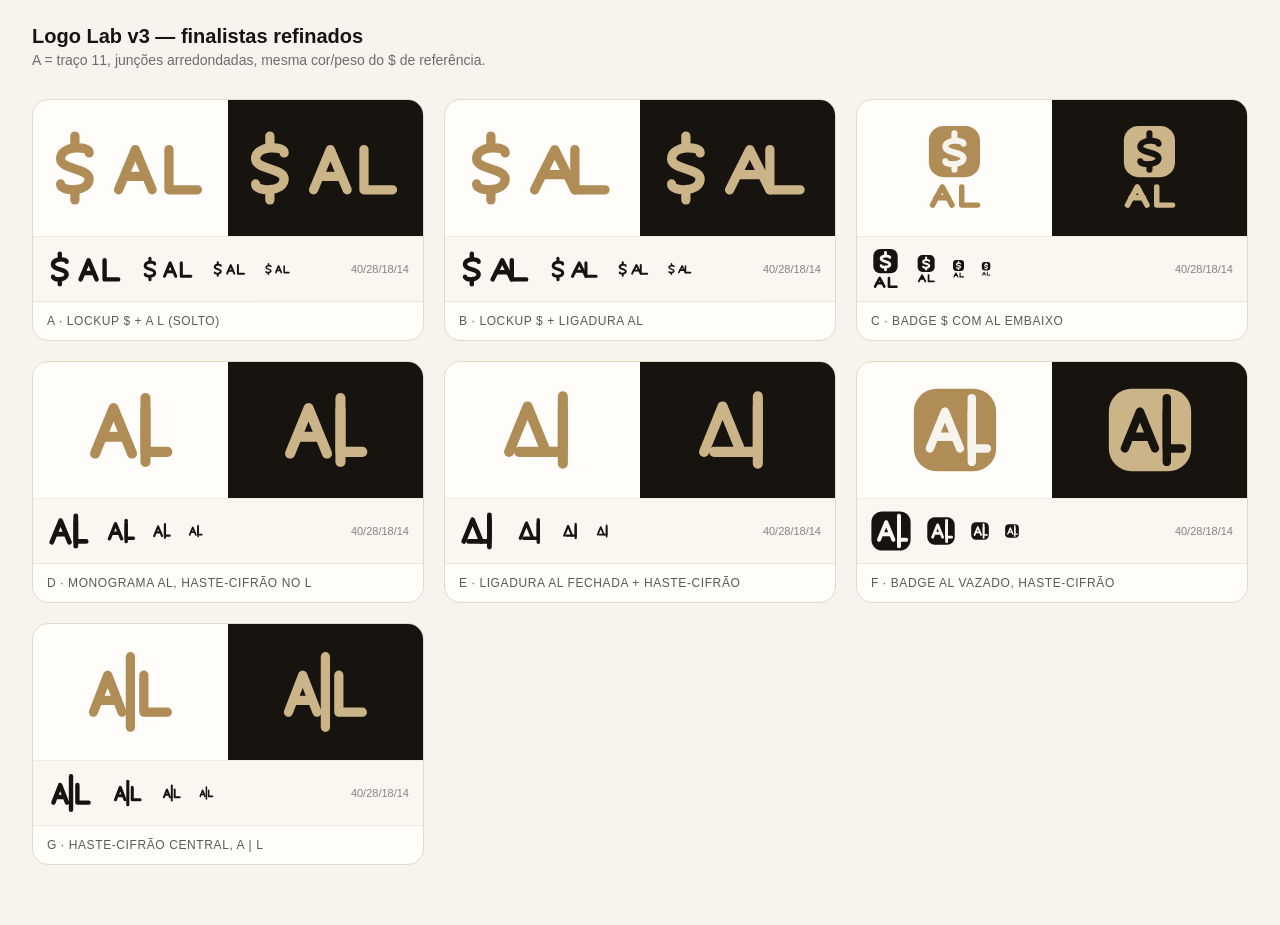
<file: assets/logo-lab.html>
<!DOCTYPE html>
<html lang="pt-BR">
<head><meta charset="utf-8"><title>Logo Lab v3</title>
<style>
  *{box-sizing:border-box}
  body{margin:0;font:14px/1.5 -apple-system,BlinkMacSystemFont,"Segoe UI",sans-serif;background:#f7f4ee;color:#171410}
  header{padding:26px 32px 6px}h1{font:600 20px/1 sans-serif;margin:0 0 4px}p.sub{margin:0;opacity:.6}
  .grid{display:grid;grid-template-columns:repeat(auto-fill,minmax(340px,1fr));gap:20px;padding:22px 32px 60px}
  .card{border:1px solid #e2dbcb;border-radius:16px;overflow:hidden;background:#fffdf9}
  .row{display:flex}.pane{flex:1;display:flex;align-items:center;justify-content:center;padding:26px 12px}
  .dark{background:#171410}
  .label{padding:10px 14px;border-top:1px solid #e2dbcb;font-size:12px;letter-spacing:.05em;text-transform:uppercase;opacity:.7}
  .sizes{display:flex;align-items:center;gap:16px;padding:12px 14px;border-top:1px solid #f1ece1;background:#faf7f1}
  svg{display:block}
</style></head>
<body>
<header><h1>Logo Lab v3 — finalistas refinados</h1><p class="sub">A = traço 11, junções arredondadas, mesma cor/peso do $ de referência.</p></header>
<div class="grid" id="grid"></div>
<script>
const S = (c,w=12)=>`
  <path d="M50 10 V22"/><path d="M50 78 V90"/>
  <path d="M69 31 C69 21 31 21 31 38 C31 52 69 50 69 64 C69 80 31 80 31 70"/>`;

const C={};

// A · Lockup horizontal: $ + AL
C.lockA=(c)=>({vb:'0 0 196 100',b:`<g fill="none" stroke="${c}" stroke-width="11" stroke-linecap="round" stroke-linejoin="round">
 <path d="M32 12 V23"/><path d="M32 77 V88"/>
 <path d="M49 32 C49 23 15 23 15 39 C15 52 49 50 49 63 C49 79 15 79 15 69"/>
 <path d="M84 76 L104 28 L124 76"/><path d="M92 60 H116"/>
 <path d="M144 28 V76 H178"/></g>`});

// B · Lockup com ligadura: perna direita do A = haste do L
C.lockB=(c)=>({vb:'0 0 186 100',b:`<g fill="none" stroke="${c}" stroke-width="11" stroke-linecap="round" stroke-linejoin="round">
 <path d="M32 12 V23"/><path d="M32 77 V88"/>
 <path d="M49 32 C49 23 15 23 15 39 C15 52 49 50 49 63 C49 79 15 79 15 69"/>
 <path d="M84 76 L108 28 L132 76"/><path d="M93 58 H123"/>
 <path d="M132 28 V76 H168"/></g>`});

// C · Badge $ + AL embaixo (stack)
C.stack=(c,bg)=>({vb:'0 0 100 138',b:`
 <rect x="8" y="0" width="84" height="84" rx="24" fill="${c}"/>
 <g fill="none" stroke="${bg}" stroke-width="10" stroke-linecap="round" stroke-linejoin="round">
  <path d="M50 12 V21"/><path d="M50 63 V72"/>
  <path d="M65 29 C65 22 35 22 35 34 C35 44 65 43 65 53 C65 65 35 65 35 58"/></g>
 <g fill="none" stroke="${c}" stroke-width="9" stroke-linecap="round" stroke-linejoin="round">
  <path d="M14 130 L30 100 L46 130"/><path d="M20 118 H40"/>
  <path d="M62 100 V130 H88"/></g>`});

// D · Monograma AL com haste-cifrão (nubs curtos e grossos)
C.alStem=(c)=>({vb:'0 0 108 100',b:`<g fill="none" stroke="${c}" stroke-width="12" stroke-linecap="round" stroke-linejoin="round">
 <path d="M12 78 L34 24 L56 78"/><path d="M21 58 H47"/>
 <path d="M72 12 V88"/>
 <path d="M72 26 V76 H98"/></g>`});

// E · Ligadura AL fechada: travessão do A vira o pé do L, haste-cifrão atravessa
C.alLig=(c)=>({vb:'0 0 104 100',b:`<g fill="none" stroke="${c}" stroke-width="12" stroke-linecap="round" stroke-linejoin="round">
 <path d="M12 76 L34 22 L56 76"/>
 <path d="M76 10 V90"/>
 <path d="M76 22 V76 H24"/></g>`});

// F · Badge + AL vazado com haste-cifrão
C.alBadge=(c,bg)=>({vb:'0 0 100 100',b:`<rect x="1" y="1" width="98" height="98" rx="27" fill="${c}"/>
 <g fill="none" stroke="${bg}" stroke-width="10" stroke-linecap="round" stroke-linejoin="round">
  <path d="M20 72 L38 28 L56 72"/><path d="M27 58 H49"/>
  <path d="M70 12 V88"/><path d="M70 28 V72 H88"/></g>`});

// G · $ com A e L nas laterais da haste (compacto, sem S)
C.split=(c)=>({vb:'0 0 120 100',b:`<g fill="none" stroke="${c}" stroke-width="11" stroke-linecap="round" stroke-linejoin="round">
 <path d="M60 8 V92"/>
 <path d="M16 74 L33 30 L50 74"/><path d="M23 60 H43"/>
 <path d="M76 30 V74 H104"/></g>`});

const defs=[
 ['A · Lockup $ + A L (solto)',C.lockA],
 ['B · Lockup $ + ligadura AL',C.lockB],
 ['C · Badge $ com AL embaixo',C.stack],
 ['D · Monograma AL, haste-cifrão no L',C.alStem],
 ['E · Ligadura AL fechada + haste-cifrão',C.alLig],
 ['F · Badge AL vazado, haste-cifrão',C.alBadge],
 ['G · Haste-cifrão central, A | L',C.split],
];
const render=(fn,color,bg,h)=>{const{vb,b}=fn(color,bg);const[,,w,hh]=vb.split(' ').map(Number);
 return `<svg height="${h}" width="${h*w/hh}" viewBox="${vb}" xmlns="http://www.w3.org/2000/svg">${b}</svg>`};
document.getElementById('grid').innerHTML=defs.map(([label,fn])=>`
 <div class="card">
  <div class="row"><div class="pane">${render(fn,'#b08d57','#f7f4ee',84)}</div>
  <div class="pane dark">${render(fn,'#cbb488','#171410',84)}</div></div>
  <div class="sizes">${[40,28,18,14].map(s=>render(fn,'#171410','#faf7f1',s)).join('')}
   <span style="margin-left:auto;opacity:.5;font-size:11px">40/28/18/14</span></div>
  <div class="label">${label}</div></div>`).join('');
</script></body></html>
</file>
<file: css/style.css>
/* ═══════════════════════════════════════════════════════════════
   Programa Anúncios Lucrativos — V3
   Visual da V2 (paper editorial, Sentient + DM Sans, champagne)
   Motor de efeitos da V1 (word reveal, rolling text, pin, trilho)
   Copy literal do PDF.
   ═══════════════════════════════════════════════════════════════ */

@font-face{font-family:Sentient;src:url("../assets/fonts/sentient-regular.woff2") format("woff2");font-weight:400;font-style:normal;font-display:swap}
@font-face{font-family:Sentient;src:url("../assets/fonts/sentient-italic.woff2") format("woff2");font-weight:400;font-style:italic;font-display:swap}
@font-face{font-family:"DM Sans";src:url("../assets/fonts/dm-sans-regular.woff2") format("woff2");font-weight:400;font-style:normal;font-display:swap}
@font-face{font-family:"DM Sans";src:url("../assets/fonts/dm-sans-medium.woff2") format("woff2");font-weight:500 700;font-style:normal;font-display:swap}

:root{
  --paper:#f7f4ee;
  --white:#fff;
  --ink:#15130f;
  --muted:#6c655a;
  --green:#7d6534;
  --deep:#111111;
  --champagne:#b08d57;
  /* verde de conversão: o preto do botão se confundia com o texto da
     página. Este tom passa AA com texto branco (5,02:1) e ainda separa
     do papel (4,57:1) — um verde mais vivo falharia no texto. */
  --cta:#15803d;
  --cta-escuro:#116430;
  --mint:#efe7d7;
  --line:#e3ddd1;
  --shell:#eae4d8;

  --serif:Sentient,Georgia,serif;
  --sans:"DM Sans",Arial,sans-serif;

  /* easing da casa, herdado da V1 */
  --e-house:cubic-bezier(.77,0,.18,1);
  --e-out:cubic-bezier(.22,1,.36,1);
  --radius:16px;

  --cols:12;
  --roll-h:1.5em;          /* alto o bastante para o acento de Ú/Â/Ç caber */
  --t-hero:clamp(44px,6.1vw,78px);
  --t-h2:clamp(34px,4.1vw,54px);
}

*,*::before,*::after{box-sizing:border-box}
html{-webkit-text-size-adjust:100%;scroll-padding-top:110px}
html:not(.js){scroll-behavior:smooth}
html.is-loading{overflow:hidden}
body{
  margin:0;background:var(--paper);color:var(--ink);
  font:400 16px/1.65 var(--sans);-webkit-font-smoothing:antialiased;
  overflow-x:hidden;
}
[hidden]{display:none!important}
h1,h2,h3,h4,p,figure,dl,dd{margin:0}
h1,h2,h3,h4{font-weight:400}
/* a Sentient tem contraforma larga: fecha bem mais que o padrão sem
   colar as letras, e ganha densidade no display */
h1,h2{font-family:var(--serif);line-height:1.05;letter-spacing:-.055em}
h3{letter-spacing:-.03em}
h2{font-size:var(--t-h2)}
h3{line-height:1.3}
em{font-style:italic;font-weight:400;color:var(--green)}
a{color:inherit}
button{font:inherit;cursor:pointer}
img,video{display:block;width:100%;height:auto}
ul,ol{list-style:none;margin:0;padding:0}
summary{cursor:pointer;list-style:none}
summary::-webkit-details-marker{display:none}
:focus-visible{outline:2px solid var(--green);outline-offset:4px}
::selection{background:#efe3c9;color:var(--deep)}

.wrap{width:min(1120px,calc(100% - 96px));margin-inline:auto}
.skip-link{position:fixed;top:12px;left:16px;z-index:300;padding:12px 18px;background:var(--deep);color:#fff;text-decoration:none;transform:translateY(-160%)}
.skip-link:focus{transform:none}
.visually-hidden{position:absolute;width:1px;height:1px;overflow:hidden;clip-path:inset(50%);white-space:nowrap}

/* ── seções: hairlines verticais expostas, herança da V1 ───────── */
.sec{position:relative;padding-block:clamp(72px,9vw,112px);border-top:1px solid var(--line)}

/* ── camadas: cada seção é uma folha que sobe por cima da anterior ──
   O fundo precisa ser opaco (senão a folha de baixo aparece através),
   os cantos superiores arredondados denunciam a borda da folha, e a
   sombra para cima cria a separação. O empilhamento vem do
   `position:relative` + z-index crescente, escrito pelo JS. */
.sec--layer{
  border-top:0;
  border-radius:clamp(20px,2.4vw,34px) clamp(20px,2.4vw,34px) 0 0;
  box-shadow:0 -22px 44px rgba(17,17,17,.07);
  margin-top:-1px;
}
.sec--layer:not(.sec--white):not(.sec--deep):not(.sec--shell){background:var(--paper)}
/* véu que escurece a folha enquanto a próxima a cobre */
.sec__veil{
  position:absolute;inset:0;z-index:3;pointer-events:none;opacity:0;
  border-radius:inherit;background:rgba(17,17,17,.14);
}
.sec--deep .sec__veil{background:rgba(0,0,0,.34)}
.sec::before{
  content:"";position:absolute;inset:0;pointer-events:none;z-index:0;
  background-image:linear-gradient(90deg,rgba(21,19,15,.035) 1px,transparent 1px);
  background-size:calc(100% / var(--cols)) 100%;
}
.sec > *{position:relative;z-index:1}
.sec--white{background:var(--white)}
.sec--shell{background:#f2ecdf}
.sec--deep{background:var(--deep);color:#f6f1e6;border-color:var(--deep)}
.sec--deep::before{background-image:linear-gradient(90deg,rgba(246,241,230,.045) 1px,transparent 1px)}
.sec--deep .eyebrow{color:#cbb488}
.sec--deep em{color:#d8c193}
.sec--deep .sec__intro{color:#c2b9a8}
@media(max-width:700px){:root{--cols:4}}

.eyebrow{
  display:block;font:500 11px/1.5 var(--sans);letter-spacing:.11em;
  text-transform:uppercase;color:var(--green);
}

/* Viúvas. O navegador escolhe as quebras para não deixar a última
   linha com uma palavra só — e refaz a conta sozinho a cada largura,
   que é o que uma amarra fixa não consegue: a viúva de 1440px não é a
   mesma de 1200px. Vale em qualquer tela; `pretty` só escolhe entre
   pontos de quebra que já existem, nunca estoura a caixa.
   Onde não há solução (título de duas palavras) o navegador desiste e
   mantém a quebra natural. */
p,li,dt,dd,figcaption,blockquote,summary,
h1,h2,h3,h4,h5,h6,
.agita__text .w{text-wrap:pretty}

/* Utilitário de quebra. Marca o grupo de palavras que não pode se
   separar — normalmente a última palavra mais a anterior, para não
   deixar viúva no fim do parágrafo, e às vezes um grupo do meio que
   estava ficando pendurado no fim da linha. Prender o grupo empurra
   ele inteiro para a linha seguinte, sem <br> fixo: o texto continua
   um parágrafo só e reflui sozinho se a fonte ou a medida mudarem.
   Vale em qualquer largura: cada grupo foi conferido do telefone ao
   monitor largo para caber na medida mais apertada. */
.junto{white-space:nowrap}
.sec__head{display:grid;grid-template-columns:1.5fr 1fr;align-items:end;gap:64px;margin-bottom:clamp(36px,4vw,52px)}
.sec__head .eyebrow{margin-bottom:22px}
.sec__intro{max-width:360px;justify-self:end;color:var(--muted);font-size:16px;line-height:1.75;padding-bottom:5px}
@media(max-width:1024px){
  .sec__head{grid-template-columns:1fr;gap:22px;align-items:start}
  .sec__intro{justify-self:start;max-width:none}
}

/* ═══════════════════════════════════════════════════════════════
   BOTÕES + ROLLING TEXT (mecânica da V1, pele da V2)
   Cada caractere fica numa caixa overflow:hidden com duas cópias
   empilhadas; o hover sobe a pilha com atraso de 15ms × índice.
   ═══════════════════════════════════════════════════════════════ */
.btn{
  position:relative;display:inline-flex;align-items:center;justify-content:center;gap:20px;
  min-height:52px;padding:13px 24px;border:1px solid var(--cta);border-radius:8px;
  background:var(--cta);color:var(--white);text-decoration:none;
  /* caixa alta com tracking largo: em corpo pequeno ela pesa mais que
     a caixa baixa e puxa o olho antes do resto da dobra */
  font:600 12.5px/1.4 var(--sans);letter-spacing:.09em;text-transform:uppercase;
  white-space:nowrap;
  transition:background .2s ease,border-color .2s ease,transform .25s var(--e-out),box-shadow .25s ease;
}
.btn__icon{font-size:20px;line-height:1;transition:transform .25s var(--e-out)}
.btn:hover{background:var(--cta-escuro);border-color:var(--champagne);box-shadow:0 8px 20px rgba(21,128,61,.24);transform:translateY(-2px)}
.btn:hover .btn__icon{transform:translate(2px,-2px)}
.btn:active{transform:translateY(0);opacity:.9}
.btn--ghost{background:transparent;color:var(--ink);border-color:#ddd6c8}
.btn--ghost:hover{background:#f1ece1;color:var(--ink);box-shadow:none}
.btn--small{min-height:44px;padding:10px 18px;font-size:11.5px;letter-spacing:.085em;gap:16px}
.btn--block{width:100%}
.btn[aria-disabled="true"],
button.btn[disabled]{
  background:#e8e3d9;color:var(--muted);border-color:#ddd6c8;
  cursor:not-allowed;box-shadow:none;transform:none;pointer-events:none;
}

/* o botão sem link é um <button>: precisa herdar o que o <a> já tinha */
button.btn{font-family:var(--sans);cursor:pointer;-webkit-appearance:none;appearance:none}
.rolling-text{display:inline-flex;overflow:hidden;vertical-align:bottom}
.rolling-char-wrapper{display:block;height:var(--roll-h);overflow:hidden}
.rolling-char-space{display:block;width:.3em}
.rolling-char-inner{display:block;transition:transform .5s var(--e-house);transition-delay:calc(var(--char-index) * 15ms)}
.rolling-char-top,.rolling-char-bottom{display:block;height:var(--roll-h);line-height:var(--roll-h)}
/* a letra de baixo é desenhada pelo CSS: como nó de texto ela dobrava cada
   caractere em textContent e o nome acessível não batia com o visível */
.rolling-char-bottom::after{content:attr(data-ch)}
.btn:hover .rolling-char-inner,
.nav__link:hover .rolling-char-inner{transform:translateY(calc(var(--roll-h) * -1))}

.textlink{
  display:inline-flex;align-items:center;gap:20px;text-decoration:none;
  font:500 14px/1.4 var(--sans);border-bottom:1px solid #c2b18c;padding-bottom:6px;
}
.textlink span{font-size:20px;transition:transform .22s var(--e-out)}
.textlink:hover span{transform:translate(3px,-3px)}

/* ═══════════════════════════════════════════════════════════════
   REVELAÇÃO POR PALAVRA — gradiente recortado no texto (da V1)
   O gradiente tem 330% da largura da palavra. Animar
   background-position de 100% → 0% leva a palavra por três estados:
   transparente → flash no ouro → cor final.
   --word-final é currentColor para que <em> e .accent mantenham a
   própria cor dentro de um título revelado.
   ═══════════════════════════════════════════════════════════════ */
.title-word{
  display:inline-block;
  -webkit-text-fill-color:transparent;
  -webkit-background-clip:text;background-clip:text;
  background-size:330% 110%;background-position:100% 0%;
  background-image:linear-gradient(to right,
    var(--word-final) 0%, var(--word-final) 33%,
    var(--word-flash) 50%,
    transparent 67%, transparent 100%);
  will-change:background-position;
}
.title-word.is-shown{
  -webkit-text-fill-color:currentColor;background-image:none;will-change:auto;
}
:root{--word-final:currentColor;--word-flash:var(--champagne)}
.sec--deep{--word-flash:#d8c193}

/* estado inicial dos reveals: só com JS, senão a página abre estática */
.js .reveal{opacity:0;transform:translateY(22px)}
.js .reveal-stagger > *{opacity:0;transform:translateY(22px)}

/* alvos de parallax e de inclinação por velocidade — só precisam avisar
   ao browser que vão transformar; os valores vêm do JS */
[data-par],[data-vel]{will-change:transform}
/* o parallax move o conteúdo para fora da caixa: quem recorta precisa dizer */
.par-box{overflow:hidden}

/* ═══════════════════════════════════════════════════════════════
   PRELOADER — palavras ciclando + % + barra (V1), pele clara (V2)
   ═══════════════════════════════════════════════════════════════ */
.preloader{display:none}
html.is-loading .preloader{
  display:grid;position:fixed;inset:0;z-index:200;
  place-content:center;justify-items:center;gap:14px;
  background:var(--paper);color:var(--ink);
}
.preloader::before{
  content:"";position:absolute;inset:0;
  background-image:linear-gradient(90deg,rgba(21,19,15,.045) 1px,transparent 1px);
  background-size:calc(100% / var(--cols)) 100%;
}
.preloader__word{
  position:relative;overflow:hidden;height:1.3em;
  font-family:var(--serif);font-size:clamp(30px,5vw,58px);line-height:1.3;
  letter-spacing:-.035em;text-align:center;
}
.preloader__word span{display:block}
.preloader__pct{
  position:absolute;left:32px;bottom:26px;
  font-family:var(--serif);font-size:clamp(20px,2.4vw,30px);line-height:1;
  letter-spacing:-.02em;color:var(--green);font-variant-numeric:tabular-nums;
}
.preloader__bar{position:absolute;left:0;bottom:0;height:2px;width:0;background:var(--champagne)}

/* ═══════════════════════════════════════════════════════════════
   HEADER + NAV com indicador deslizante (mecânica da V1)
   ═══════════════════════════════════════════════════════════════ */
/* Três estados:
   hero      → cabeçalho comum, rola junto com a página e some no fim dela
   desprende → ilha flutuante fixa, 52px, cantos redondos; só existe ao
               subir o scroll depois da hero
   some      → sai por cima enquanto o scroll desce; volta ao subir
   A fixação mora só no estado desprendido: `relative` mantém o lugar no
   fluxo, então trocar para `sticky` não tira altura do documento nem
   empurra o conteúdo.                                                  */
.header{
  position:relative;top:0;z-index:50;
  background:rgba(247,244,238,.94);backdrop-filter:blur(10px);
  border:1px solid transparent;border-radius:0;
  width:100%;margin-inline:auto;
  transition:
    transform .5s var(--e-out),
    width .5s var(--e-out),
    top .5s var(--e-out),
    border-radius .5s var(--e-out),
    border-color .3s ease,
    box-shadow .3s ease;
  will-change:transform,width;
}
.header.is-detached{
  position:sticky;top:12px;
  width:min(1060px,calc(100% - 40px));
  border-radius:999px;border-color:var(--line);
  box-shadow:0 10px 34px rgba(17,17,17,.08);
}
.header.is-hidden{transform:translateY(calc(-100% - 20px))}
.nav{height:86px;display:flex;align-items:center;justify-content:space-between;gap:24px;transition:height .5s var(--e-out)}

/* estado compacto: tudo encolhe junto, senão a barra afina mas a marca
   continua do tamanho antigo e o conjunto fica desproporcional */
.header.is-detached .nav{height:52px}
/* a pílula é baixa: a marca precisa de folga lateral proporcional,
   senão encosta na borda arredondada */
.header.is-detached .wrap{width:calc(100% - 108px)}
.header.is-detached .brand__logo{height:30px}
.header.is-detached .nav__item{min-height:36px;padding:0 11px}
.header.is-detached .nav__label{font-size:12px}
.header.is-detached .nav__indicator{height:28px;margin-top:-14px}
.header.is-detached .nav__cta{min-height:36px;padding:8px 15px;font-size:12px;gap:12px;border-radius:999px}
.header.is-detached .nav__cta .btn__icon{font-size:16px}
.brand,.brand__logo,.nav__item,.nav__label,.nav__cta{
  transition:all .5s var(--e-out);
}

/* CTA que assume quando o cabeçalho sai de cena */
.fab{
  position:relative;position:fixed;right:26px;bottom:26px;z-index:55;
  display:none;align-items:center;gap:18px;
  padding:16px 18px 16px 28px;border-radius:999px;
  background:linear-gradient(145deg,#1b1916,#000 58%);
  color:var(--white);text-decoration:none;overflow:hidden;isolation:isolate;
  box-shadow:0 16px 38px rgba(17,17,17,.34),inset 0 1px 0 rgba(255,255,255,.14);
  font:500 14px/1.3 var(--sans);white-space:nowrap;
  opacity:0;transform:translateY(16px) scale(.94);pointer-events:none;
  transition:opacity .38s var(--e-out),transform .38s var(--e-out),box-shadow .3s ease;
}
.fab.is-on{opacity:1;transform:none;pointer-events:auto}
.fab:hover{box-shadow:0 20px 46px rgba(17,17,17,.44),inset 0 1px 0 rgba(255,255,255,.2)}
/* reflexo varrendo — só enquanto o botão está em cena */
.fab::before{
  content:"";position:absolute;inset:0;z-index:-1;pointer-events:none;
  background:linear-gradient(102deg,
    transparent 26%,
    rgba(255,255,255,.08) 38%,
    rgba(255,255,255,.34) 47%,
    rgba(255,255,255,.62) 51%,
    rgba(255,255,255,.34) 55%,
    rgba(255,255,255,.08) 64%,
    transparent 76%);
  background-size:230% 100%;background-position:170% 0;
}
.fab.is-on::before{animation:reflexo 2.1s cubic-bezier(.35,.05,.25,1) .35s infinite}
/* a varredura ocupa boa parte do ciclo e desacelera no fim, em vez de
   cruzar num talho seco e sumir */
@keyframes reflexo{0%{background-position:170% 0}62%,100%{background-position:-70% 0}}
.fab__price{display:block;font-size:11.5px;font-weight:400;color:#cbb488;margin-top:3px}
.fab__disc{
  display:grid;place-items:center;width:38px;height:38px;flex:0 0 38px;
  border-radius:50%;background:var(--champagne);color:var(--ink);font-size:18px;
  transition:transform .3s var(--e-out);
}
.fab:hover .fab__disc{transform:rotate(45deg)}
@media(min-width:1025px){.fab{display:flex}}
/* O lockup traz marca e nome juntos, então a altura comanda: a largura
   vem da proporção do arquivo (645x228) e não precisa ser declarada. */
.brand{display:inline-flex;align-items:center;text-decoration:none;flex-shrink:0}
.brand__logo{display:block;width:auto;height:38px}

.nav__pill{position:relative;display:flex;align-items:center;gap:4px}
.nav__indicator{
  position:absolute;top:50%;left:0;width:0;height:34px;margin-top:-17px;border-radius:999px;
  background:#ece5d8;opacity:0;z-index:0;pointer-events:none;
  transition:left .22s ease-out,width .22s ease-out,opacity .2s ease;
}
.nav__item{position:relative;z-index:1;display:inline-flex;align-items:center;gap:7px;padding:0 13px;min-height:44px;text-decoration:none}
.nav__item::before{
  content:"";width:0;height:5px;opacity:0;flex:0 0 auto;
  background:var(--champagne);transform:rotate(45deg);
  transition:width .4s cubic-bezier(.4,0,.2,1),opacity .4s cubic-bezier(.4,0,.2,1);
}
.nav__item.is-active::before{width:5px;opacity:1}
.nav__label{font:400 13px/1 var(--sans);color:#5f5a50;transition:color .25s ease}
.nav__item.is-active .nav__label,.nav__item:hover .nav__label{color:var(--green)}
/* itens apagam quando outro está sob o cursor */
.nav__pill:has(.nav__item:hover) .nav__item:not(:hover) .nav__label{color:rgba(95,90,80,.4)}
.nav__cta{flex-shrink:0}
.nav__toggle{display:none;width:44px;height:44px;padding:12px;border:1px solid var(--line);border-radius:6px;background:transparent}
.nav__toggle span{display:block;width:18px;height:1.5px;background:var(--ink);margin:5px 0;transition:transform .2s ease}
.nav__toggle[aria-expanded="true"] span:first-child{transform:translateY(3.25px) rotate(45deg)}
.nav__toggle[aria-expanded="true"] span:last-child{transform:translateY(-3.25px) rotate(-45deg)}

/* ═══════════════════════════════════════════════════════════════
   HERO
   ═══════════════════════════════════════════════════════════════ */
.hero{position:relative;isolation:isolate;padding-top:clamp(48px,6vw,72px);padding-bottom:0;background:linear-gradient(180deg,#fbf9f5 0%,var(--paper) 100%);overflow:hidden}
.hero__media{position:absolute;inset:0;z-index:-2;pointer-events:none}
.hero__video{width:100%;height:100%;object-fit:cover;opacity:0;transition:opacity 1.6s var(--e-out);filter:saturate(.5) sepia(.18) contrast(.92)}
.hero__video.is-ready{opacity:.15}
.hero__scrim{position:absolute;inset:0;z-index:-1;background:linear-gradient(180deg,rgba(251,249,245,.9) 0%,rgba(248,244,236,.95) 68%,var(--paper) 100%)}

.hero__copy{text-align:center;max-width:1000px;margin-inline:auto}
.pill{
  display:inline-flex;align-items:center;gap:9px;padding:7px 14px;
  border:1px solid #e2dbcb;border-radius:30px;background:#f1ece1;
  font:500 10px/1.4 var(--sans);letter-spacing:.09em;text-transform:uppercase;color:var(--green);
}
.dot{display:inline-block;width:6px;height:6px;flex:0 0 6px;border-radius:50%;background:var(--champagne)}

/* pilha de avatares — quem já está dentro do programa */
.avatares{display:inline-flex;align-items:center;flex:0 0 auto}
.avatar{
  width:20px;height:20px;border-radius:50%;flex:0 0 20px;
  border:1.5px solid #f1ece1;margin-left:-7px;
  display:grid;place-items:center;
  font:500 9px/1 var(--sans);letter-spacing:0;color:#fffdf8;
  background:linear-gradient(145deg,#c6a473,#8d6f41);
  /* o de baixo da pilha fica na frente: sem isso a borda some */
  position:relative;z-index:calc(5 - var(--i));
  animation:avatarEntra .5s var(--e-out) backwards;
  animation-delay:calc(var(--i) * 70ms + 300ms);
}
.avatar:first-child{margin-left:0}
.avatar:nth-child(2){background:linear-gradient(145deg,#d0b489,#7d6534)}
.avatar:nth-child(3){background:linear-gradient(145deg,#bb9a6b,#6d5731)}
.avatar:nth-child(4){background:linear-gradient(145deg,#d8c193,#9c7f47)}
.avatar--mais{background:var(--ink);color:#e4cfa5;font-size:11px}
/* a foto preenche o círculo; os degradês das regras acima passam a
   ser o fundo que aparece enquanto ela não chegou */
.avatar img{width:100%;height:100%;border-radius:50%;object-fit:cover;display:block}
@keyframes avatarEntra{from{opacity:0;transform:translateX(6px) scale(.6)}to{opacity:1;transform:none}}

/* Três linhas de larguras naturais diferentes — é o escalonamento que dá o
   ritmo. Cada .line é uma máscara para a animação de entrada empurrar o
   texto de baixo. */
.hero__title{font-size:var(--t-hero);line-height:1.02;letter-spacing:-.055em;margin-top:24px;opacity:0}
html:not(.js) .hero__title{opacity:1}
.hero__title .line{display:block;overflow:hidden;padding-block:.09em;margin-block:-.09em}
.hero__title .line > span{display:block;white-space:nowrap}
.hero__title em{display:inline-block}

.hero__lead{font-size:18px;line-height:1.65;color:var(--muted);max-width:560px;margin:24px auto 0}
.hero__cta{display:flex;justify-content:center;gap:12px;margin-top:28px;flex-wrap:wrap}
.hero__note{font-size:12px;color:var(--muted);margin-top:16px;display:flex;align-items:center;justify-content:center;gap:8px}
/* check desenhado com duas bordas: o glifo ✓ muda de forma conforme a
   fonte que o dispositivo tem, e no iOS pode virar emoji */
.hero__note::before{
  content:"";width:9px;height:5px;flex:0 0 9px;margin-right:2px;
  border-left:1.6px solid var(--green);border-bottom:1.6px solid var(--green);
  transform:rotate(-45deg) translateY(-2px);
}

/* vitrine: preview do método + retrato */
.showcase{
  display:grid;grid-template-columns:2.6fr 1fr;gap:14px;margin-top:clamp(34px,4.5vw,50px);
  padding:10px;background:var(--shell);border:1px solid #e2dbcb;border-radius:20px;
  box-shadow:0 12px 38px rgba(17,17,17,.03);
}
.preview{position:relative;overflow:hidden;padding:clamp(22px,2.6vw,32px);background:#faf7f1;border:1px solid #fff;border-radius:12px;display:flex;flex-direction:column}
/* ondas: o pulso nasce no centro e se apaga conforme se afasta.
   Como SVG cada anel é um nó próprio, então dá para escalonar o atraso —
   com o gradiente repetido anterior isso era impossível. */
.ondas{
  position:absolute;right:-70px;top:20px;width:420px;height:380px;
  pointer-events:none;transform:rotate(-20deg);
}
.ondas ellipse{
  fill:none;stroke:#c9bda3;stroke-width:1;
  transform-origin:300px 190px;
  /* o anel de fora já nasce mais apagado que o de dentro */
  opacity:calc(.55 - var(--o) * .07);
  animation:pulsoOnda 4.4s ease-out infinite;
  animation-delay:calc(var(--o) * .26s);
}
@keyframes pulsoOnda{
  0%   {opacity:calc(.62 - var(--o) * .07);transform:scale(.97)}
  45%  {opacity:calc(.18 - var(--o) * .02);transform:scale(1.04)}
  100% {opacity:calc(.62 - var(--o) * .07);transform:scale(.97)}
}
.preview__top,.preview__bottom{position:relative;display:flex;align-items:center;justify-content:space-between;gap:16px}
.preview__top .eyebrow{font-size:10px}
.preview__live{display:flex;align-items:center;gap:6px;font-size:10px;color:var(--muted)}
.preview__title{position:relative;font-family:var(--serif);font-size:clamp(26px,3vw,36px);line-height:1.08;letter-spacing:-.05em;margin:26px 0 30px}
/* a calha da seta precisa de largura real: a 20px o traço vira um fio
   imperceptível e a ligação entre as etapas se perde */
.flow{display:grid;grid-template-columns:1fr 38px 1fr 38px 1fr;align-items:center;position:relative;flex:1}
.flow__card{display:flex;flex-direction:column;padding:17px 14px;min-height:172px;background:rgba(255,255,255,.94);border:1px solid #e2dbcb;border-radius:9px;box-shadow:0 6px 14px rgba(17,17,17,.03)}
/* Item de um flex em coluna estica por padrão: o span ficava com a
   largura inteira do cartão e o scale, que parte do centro, jogava o
   ícone para fora pela esquerda. Encolher o span resolve na raiz. */
.flow__icon{
  font-size:26px;line-height:1;margin-bottom:18px;color:var(--green);
  align-self:flex-start;display:inline-flex;position:relative;
}
.flow__card small{font-size:9px;letter-spacing:.04em;text-transform:uppercase;color:var(--muted)}
.flow__card strong{font-family:var(--serif);font-weight:400;font-size:clamp(20px,2vw,24px);line-height:1.3;letter-spacing:-.02em;margin-top:4px}
.flow__card > span:last-child{font-size:10px;color:var(--muted);margin-top:4px}
/* as setas desenham a ligação em ciclo: hook → ângulo → formato, e recomeça.
   O traço corre pelo dash e a ponta acende depois que a linha chega. */
.flow__arrow{display:grid;place-items:center;color:var(--champagne)}
.flow__arrow svg{width:34px;height:14px;overflow:visible}
.flow__arrow path{fill:none;stroke:currentColor;stroke-width:1.8;stroke-linecap:round;stroke-linejoin:round}
/* traço-base sempre presente: sem ele a seta some por metade do ciclo e
   a ligação entre as etapas parece não existir */
.flow__base{opacity:.42}
.flow__line{stroke-dasharray:26;stroke-dashoffset:26;stroke-width:2.4;animation:tracoCorre 3.6s var(--e-out) infinite;animation-delay:calc(var(--etapa) * .5s)}
.flow__head{opacity:0;stroke-width:2.4;animation:pontaAcende 3.6s var(--e-out) infinite;animation-delay:calc(var(--etapa) * .5s + .3s)}
@keyframes tracoCorre{0%{stroke-dashoffset:26}22%,66%{stroke-dashoffset:0}88%,100%{stroke-dashoffset:-26}}
@keyframes pontaAcende{0%,8%{opacity:0}22%,66%{opacity:1}84%,100%{opacity:0}}

/* o cartão da etapa acende junto com a seta que chega nele */
.flow__card{animation:etapaAcende 3.6s var(--e-out) infinite;animation-delay:calc(var(--etapa) * .5s)}
@keyframes etapaAcende{
  0%,100%{border-color:#e2dbcb;box-shadow:0 6px 14px rgba(17,17,17,.03)}
  14%,46%{border-color:#d3bc94;box-shadow:0 8px 20px rgba(176,141,87,.18)}
}
.flow__card .flow__icon{animation:iconeAcende 3.6s var(--e-out) infinite;animation-delay:calc(var(--etapa) * .5s)}
@keyframes iconeAcende{0%,100%{transform:scale(1);opacity:.78}16%,44%{transform:scale(1.1);opacity:1}}
/* anel que abre a partir do ícone: dá o pulso sem depender de um
   scale grande, que em cartão estreito sempre encosta na borda */
.flow__icon::after{
  content:"";position:absolute;inset:-9px;border-radius:50%;
  border:1px solid var(--green);opacity:0;pointer-events:none;
  animation:pulsoAnel 3.6s var(--e-out) infinite;
  animation-delay:calc(var(--etapa) * .5s);
}
@keyframes pulsoAnel{
  0%,6%{transform:scale(.65);opacity:0}
  22%{opacity:.4}
  56%,100%{transform:scale(1.45);opacity:0}
}
@media(prefers-reduced-motion:reduce){
  .flow__icon::after{animation:none}
}
.preview__bottom{margin-top:24px;border-top:1px solid #e2dbcb;padding-top:15px;font-size:10px;color:var(--muted)}
.preview__bottom > span:last-child{font-family:var(--serif);font-size:16px}

/* O vídeo é 640x1138 (0,56) e a caixa era quase quadrada: 39% da
   altura ficava fora. Fixar a proporção da caixa perto da do vídeo
   faz o corte deixar de depender da largura da coluna. */
.author{position:relative;overflow:hidden;border-radius:12px;
  aspect-ratio:.63;min-height:0;background:var(--ink)}
.author img,.author video{position:absolute;inset:0;width:100%;height:100%;object-fit:cover;object-position:50% 22%}
/* entra suave quando o arquivo chega; até lá o poster segura a cena */
.author video{opacity:0;transition:opacity .7s var(--e-out)}
.author video.is-ready{opacity:1}
.author::after{content:"";position:absolute;inset:38% 0 0;background:linear-gradient(transparent,rgba(21,19,15,.92))}
.author figcaption{position:absolute;inset:auto 20px 22px;z-index:1;color:#fff}
.author figcaption > span{display:block;font-size:11px;color:#e6dfd0}
.author strong{display:block;font-family:var(--serif);font-weight:400;font-size:clamp(24px,2.2vw,30px);letter-spacing:-.025em;margin:4px 0 12px}
.author a{display:flex;align-items:center;justify-content:space-between;font-size:12px;text-decoration:none;border-top:1px solid rgba(255,255,255,.26);padding-top:12px}
.author a span{font-size:20px;transition:transform .22s var(--e-out)}
.author a:hover span{transform:translate(3px,-3px)}

/* faixa de autoridade em marquee (V1) */
.trust{margin-top:clamp(30px,3.6vw,44px);padding-block:24px;border-top:1px solid var(--line);display:flex;align-items:center;gap:36px}
.trust > p{flex:0 0 190px;font-size:11px;line-height:1.7;color:var(--muted);margin:0}
.trust__viewport{flex:1;overflow:hidden;-webkit-mask-image:linear-gradient(90deg,transparent,#000 5%,#000 95%,transparent);mask-image:linear-gradient(90deg,transparent,#000 5%,#000 95%,transparent)}
.trust__track{display:flex;align-items:center;gap:44px;width:max-content;will-change:transform}
.trust__track li{display:inline-flex;align-items:center;gap:8px;
  font:500 18px/1 var(--sans);letter-spacing:-.035em;color:#5f5a50;
  white-space:nowrap;transition:color .3s ease}
/* rosto ou logo antes do nome: o círculo dá o mesmo tratamento a
   retrato e marca, que chegam em proporções diferentes */
.trust__face{
  width:40px;height:40px;flex:0 0 40px;border-radius:50%;
  object-fit:cover;background:#e9e3d6;
  transition:opacity .3s ease;
}
.trust__viewport:hover li{color:rgba(95,90,80,.38)}
.trust__viewport:hover .trust__face{opacity:.4}
.trust__viewport li:hover .trust__face{opacity:1}
.trust__viewport li:hover{color:var(--green)}

/* ═══════════════════════════════════════════════════════════════
   AGITAÇÃO
   ═══════════════════════════════════════════════════════════════ */
/* Dois pesos: o diagnóstico entra em corpo médio e a saída — a única
   frase que o leitor precisa levar embora — vem grande. Todo o bloco no
   mesmo tamanho ficava um paredão cansativo. */
.agita__text{font-family:var(--serif);letter-spacing:-.035em;margin:0}
.agita__text .w{display:block}
.agita__text .w--sm{
  font-size:clamp(19px,1.9vw,25px);line-height:1.45;color:var(--muted);
  letter-spacing:-.015em;max-width:34ch;
}
/* É uma frase só, quebrada em dois blocos para o reveal entrar em duas
   etapas. O respiro de parágrafo entre eles fazia parecer duas frases
   soltas: sem ele o entrelinhamento é o mesmo do começo ao fim. */
.agita__text .w--sm + .w--sm{margin-top:0}
/* a saída atravessa a largura inteira: presa na coluna da esquerda ela
   deixava metade da dobra vazia à direita */
.agita__saida{
  font-family:var(--serif);font-size:clamp(34px,5.6vw,76px);
  line-height:1;letter-spacing:-.055em;
  margin-top:clamp(38px,4.6vw,60px);padding-top:clamp(30px,3.4vw,44px);
  border-top:1px solid var(--line);
}
.agita__grid{display:grid;grid-template-columns:1.55fr 1fr;gap:72px;align-items:start}
.agita__aside{
  color:var(--muted);font-size:15px;line-height:1.85;max-width:300px;justify-self:end;
  padding-top:14px;border-top:1px solid var(--line);
}
@media(max-width:1024px){
  .agita__grid{grid-template-columns:1fr;gap:30px}
  .agita__aside{justify-self:start;max-width:none}
  .agita__text .w--sm,.agita__text .w--lg{max-width:none}
}

/* ═══════════════════════════════════════════════════════════════
   PILARES — pinados no desktop, contadores em scrub (V1)
   `overflow:visible` é obrigatório: um overflow:hidden em ancestral
   vira scrollport e desativa o pin/sticky do filho.
   ═══════════════════════════════════════════════════════════════ */
.pilares{overflow:visible}
.pilares__stage{display:grid;grid-template-columns:repeat(3,minmax(0,1fr));gap:14px}
.pilar{
  position:relative;overflow:hidden;border:1px solid var(--line);border-radius:var(--radius);
  background:#fffdf9;box-shadow:0 14px 30px rgba(93,72,32,.08);
  transition:transform .6s cubic-bezier(.2,.8,.2,1),box-shadow .6s ease;
}
.js .pilares.is-pinned .pilar{opacity:0}
.pilar:hover{transform:translateY(-8px);box-shadow:0 24px 42px rgba(93,72,32,.15)}
.pilar__art{height:158px;position:relative;overflow:hidden;display:flex;align-items:center;justify-content:center;border-bottom:1px solid #e2dbcb}
.pilar__art span{position:absolute;border:1px solid #cfc1a1}
.pilar__art b{position:relative;z-index:1;font-size:48px;line-height:1;font-weight:400;color:var(--champagne)}
/* --f escala as formas junto com a caixa: no mobile o cartão fica
   largo e, no tamanho de desktop, os anéis passavam do dobro da altura
   da arte e vazavam por cima do conteúdo */
.pilar__art{--f:1}
.art--hook{background:radial-gradient(ellipse at 50% 100%,#e6d7b4,#faf6ec)}
.art--hook span{border-radius:50%;width:calc(110px*var(--f));height:calc(110px*var(--f))}
.art--hook span:nth-child(2){width:calc(190px*var(--f));height:calc(190px*var(--f))}
.art--hook span:nth-child(3){width:calc(280px*var(--f));height:calc(280px*var(--f))}
.art--angulo{background:linear-gradient(130deg,#e6e2cf,#f6f1e2)}
.art--angulo span{width:calc(110px*var(--f));height:calc(110px*var(--f));transform:rotate(-30deg);border-color:#c2b799}
.art--angulo span:nth-child(2){width:calc(175px*var(--f));height:calc(175px*var(--f))}
.art--angulo span:nth-child(3){width:calc(245px*var(--f));height:calc(245px*var(--f))}
.art--angulo b{color:var(--green)}
.art--formato{background:linear-gradient(140deg,#eae0cd,#d8c9a8)}
.art--formato span{width:calc(84px*var(--f));height:calc(112px*var(--f));border-radius:8px;border-color:#c2ae86;background:rgba(230,220,198,.5);transform:translate(calc(-34px*var(--f)),12px) rotate(-14deg)}
.art--formato span:nth-child(2){transform:translate(calc(34px*var(--f)),12px) rotate(14deg)}
.art--formato span:nth-child(3){transform:translateY(2px);background:#f1ead9}
.art--formato b{color:var(--green)}
/* respiro contínuo, acelera no hover */
.pilar__art b{animation:pulso 4.8s ease-in-out infinite}
.pilar:nth-child(2) .pilar__art b{animation-delay:-1.6s}
.pilar:nth-child(3) .pilar__art b{animation-delay:-3.2s}
.art--hook span{animation:orbita 6s ease-in-out infinite}
.art--hook span:nth-child(2){animation-delay:-2s}
.art--hook span:nth-child(3){animation-delay:-4s}
.art--angulo span{animation:camadas 7s ease-in-out infinite}
.art--angulo span:nth-child(2){animation-delay:-2.3s}
.art--angulo span:nth-child(3){animation-delay:-4.6s}
.pilar:hover .pilar__art span{animation-duration:1.4s}
@keyframes pulso{0%,100%{transform:scale(1) rotate(0);opacity:.82}50%{transform:scale(1.1) rotate(4deg);opacity:1}}
@keyframes orbita{0%,100%{transform:scale(.96);opacity:.55}50%{transform:scale(1.08);opacity:1}}
@keyframes camadas{0%,100%{transform:rotate(-30deg) translate(0,0)}50%{transform:rotate(-24deg) translate(8px,-5px)}}

.pilar__body{padding:26px;display:flex;flex-direction:column}
.pilar__num{font-family:var(--serif);font-size:clamp(40px,4.6vw,52px);line-height:1.1;letter-spacing:-.04em;margin-bottom:14px}
.pilar__num sup{font-size:.62em;vertical-align:baseline;color:var(--champagne)}
.pilar h3{font-size:18px;font-weight:500;letter-spacing:-.02em;min-height:48px}
.pilar__desc{font-size:14px;line-height:1.75;color:var(--muted);margin-top:12px}
.pilar__foot{display:block;font-size:10px;letter-spacing:.035em;color:var(--muted);padding-top:22px;margin-top:22px;border-top:1px solid var(--line)}
.publico{margin-top:34px;display:flex;align-items:center;justify-content:space-between;gap:20px;flex-wrap:wrap}
.publico > span{font-size:12px;color:var(--muted)}
.publico ul{display:flex;flex-wrap:wrap;gap:8px}
.publico li{font-size:11px;border:1px solid var(--line);padding:5px 12px;border-radius:20px;color:#5f5a50}
@media(max-width:1024px){
  .pilares__stage{grid-template-columns:1fr}
  .pilar h3{min-height:0}
  /* o cartão empilhado tem 333px, quase os 364 que tem no desktop:
     encolher a arte pela metade não tinha razão de ser */
  .pilar__art{height:158px}
  .pilar__desc{min-height:0}
}

/* ═══════════════════════════════════════════════════════════════
   ENTREGÁVEIS — trilho horizontal pinado (V1)
   Acima de 980px a seção é pinada e o trilho recebe x negativo em
   scrub. Abaixo disso vira scroll nativo com snap, melhor no dedo.
   ═══════════════════════════════════════════════════════════════ */
.entregaveis{overflow:visible}
/* sangra até as bordas da viewport e dissolve nas pontas: o corte reto no
   limite do wrap decepava o cartão e a sombra dele no meio do caminho */
.trilho{
  overflow:hidden;
  margin-inline:calc(50% - 50vw + var(--sbw,0px) / 2);
  padding:10px max(48px,calc(50vw - var(--sbw,0px) / 2 - 560px)) 34px;
  -webkit-mask-image:linear-gradient(90deg,transparent,#000 6%,#000 94%,transparent);
  mask-image:linear-gradient(90deg,transparent,#000 6%,#000 94%,transparent);
}
.trilho:not(.is-pinned){overflow-x:auto;scroll-snap-type:x mandatory;scrollbar-width:none;-webkit-overflow-scrolling:touch}
.trilho:not(.is-pinned)::-webkit-scrollbar{display:none}
.trilho__track{display:flex;gap:18px;width:max-content;will-change:transform}
.card{
  flex:0 0 clamp(268px,30vw,340px);scroll-snap-align:start;
  display:flex;flex-direction:column;padding:28px;
  border:1px solid var(--line);border-radius:var(--radius);background:var(--white);
  transition:transform .45s var(--e-out),box-shadow .45s ease,border-color .3s ease;
}
.card:hover{transform:translateY(-6px);box-shadow:0 18px 34px rgba(93,72,32,.12);border-color:#d8ccb2}
.card__top{display:flex;align-items:baseline;justify-content:space-between;gap:14px;margin-bottom:18px}

/* ── ilustrações dos entregáveis ───────────────────────────────
   Uma cena por cartão, desenhando o que o item faz. As animações
   rodam sempre (são curtas e de baixo custo: só transform e opacity)
   e aceleram no hover. */
.card__art{
  height:104px;margin-bottom:20px;border-radius:10px;overflow:hidden;
  background:linear-gradient(145deg,#faf7f0,#f0e9da);border:1px solid #ece4d3;
  display:grid;place-items:center;
}
/* o traço vive no <svg> e desce por herança: prender o estilo a um
   seletor de atributo ([stroke]) não pegaria nada, porque as formas não
   declaram o atributo — e elas cairiam no fill preto padrão do SVG */
.card__art svg{
  width:100%;height:100%;display:block;
  fill:none;stroke:var(--champagne);stroke-width:1.2;
}
.card__art svg [data-fill]{fill:var(--green);stroke:none}
.card:hover .card__art *{animation-duration:1.2s}

/* 01 — o anzol desce, fisga e a água responde. Ponta e junta
   arredondadas: num desenho de traço fino a quina deixa a curva do
   anzol com cara de gancho de guindaste. */
.art-hooks{stroke-linecap:round;stroke-linejoin:round}
.art-hooks g:first-child{animation:iscaMergulha 4s ease-in-out infinite}
@keyframes iscaMergulha{0%,100%{transform:translate(110px,8px)}50%{transform:translate(110px,17px)}}
.art-hooks .isca-brilho{animation:pisca 4s ease-in-out infinite}
@keyframes pisca{0%,100%{transform:scale(1);opacity:.7}50%{transform:scale(1.5);opacity:1}}
.art-hooks .isca-agua path{stroke-dasharray:4 5;animation:correnteza 4s linear infinite}
.art-hooks .isca-agua path:last-child{animation-direction:reverse;opacity:.5}
@keyframes correnteza{to{stroke-dashoffset:-18}}

/* 02 — a mesma forma vista de vários ângulos, e o selo de validado */
.art-angulos g:first-child rect{transform-origin:50% 50%;animation:gira 6s ease-in-out infinite}
.art-angulos g:first-child rect:nth-child(2){animation-delay:-2s}
.art-angulos g:first-child rect:nth-child(3){animation-delay:-4s}
@keyframes gira{0%,100%{transform:rotate(-24deg) scale(.92);opacity:.45}50%{transform:rotate(16deg) scale(1);opacity:1}}
.art-angulos .ang-check circle{animation:seloPulsa 6s ease-in-out infinite}
@keyframes seloPulsa{0%,100%{transform:scale(.9);opacity:.5}52%,88%{transform:scale(1);opacity:1}}
.art-angulos .ang-tick{
  stroke-dasharray:22;stroke-dashoffset:22;stroke-width:1.8;
  animation:riscaCheck 6s ease-out infinite;
}
@keyframes riscaCheck{0%,42%{stroke-dashoffset:22}58%,92%{stroke-dashoffset:0}100%{stroke-dashoffset:22}}

/* 03 — formatos se revezando, com o troféu do campeão */
.art-formatos g:first-child rect{transform-origin:50% 50%;animation:baralho 4.2s ease-in-out infinite}
.art-formatos g:first-child rect:nth-child(2){animation-delay:-1.4s}
.art-formatos g:first-child rect:nth-child(3){animation-delay:-2.8s}
@keyframes baralho{0%,100%{transform:translate(-12px,6px) rotate(-8deg);opacity:.5}50%{transform:translate(12px,-6px) rotate(8deg);opacity:1}}
.art-formatos .fmt-trofeu{animation:trofeuSobe 4.2s ease-in-out infinite}
@keyframes trofeuSobe{0%,100%{transform:translate(164px,50px) scale(.94);opacity:.6}50%{transform:translate(164px,42px) scale(1);opacity:1}}

/* 06 — o troféu vencedor se multiplica */
.art-multiplica .mlt-trofeu{animation:trofeuPulsa 3.4s ease-in-out infinite}
@keyframes trofeuPulsa{0%,100%{transform:translate(110px,44px) scale(1)}46%{transform:translate(110px,44px) scale(1.12)}}
/* as cópias saem aos pares, uma para cada lado do troféu. O atraso é
   por par, não por cópia: escalonando de uma em uma, a qualquer
   instante as quatro estavam em fases diferentes e a cena lia como
   dispersão, não como algo se multiplicando a partir do centro. */
.art-multiplica .mlt-copia{transform-origin:50% 50%;animation:brota 3.4s ease-out infinite}
.art-multiplica .mlt-copia:nth-child(3),
.art-multiplica .mlt-copia:nth-child(4){animation-delay:-1.7s}
@keyframes brota{0%{transform:translate(0,0) scale(.3);opacity:0}28%{opacity:1}100%{transform:translate(var(--dx),var(--dy)) scale(1);opacity:0}}

/* 07 — a lâmpada acende quando a ideia chega */
.art-ideias .lamp-vidro{animation:vidroAcende 3.8s ease-in-out infinite}
@keyframes vidroAcende{0%,100%{opacity:.45}46%,64%{opacity:1}}
.art-ideias .lamp-filamento{
  stroke-dasharray:26;stroke-dashoffset:26;stroke-width:1.6;
  animation:filamento 3.8s ease-out infinite;
}
@keyframes filamento{0%,26%{stroke-dashoffset:26}48%,70%{stroke-dashoffset:0}92%,100%{stroke-dashoffset:26}}
.art-ideias .lamp-raios path{
  stroke-linecap:round;opacity:0;transform-origin:0 -10px;
  animation:raio 3.8s ease-out infinite;
}
.art-ideias .lamp-raios path:nth-child(2){animation-delay:.05s}
.art-ideias .lamp-raios path:nth-child(3){animation-delay:.1s}
.art-ideias .lamp-raios path:nth-child(4){animation-delay:.15s}
.art-ideias .lamp-raios path:nth-child(5){animation-delay:.2s}
@keyframes raio{0%,44%{opacity:0;transform:scale(.6)}58%{opacity:1;transform:scale(1)}80%,100%{opacity:0;transform:scale(1.15)}}

/* 04 — a matriz acende a célula certa */
.art-matriz rect{animation:celula 4.5s ease-in-out infinite}
.art-matriz rect:nth-child(3n+2){animation-delay:-1.5s}
.art-matriz rect:nth-child(3n+3){animation-delay:-3s}
@keyframes celula{0%,100%{opacity:.28}45%,55%{opacity:1}}

/* 05 — o anúncio aberto em camadas */
.art-anatomia g{animation:camada 4.6s ease-in-out infinite}
.art-anatomia g:nth-child(2){animation-delay:-1.5s}
.art-anatomia g:nth-child(3){animation-delay:-3s}
@keyframes camada{0%,100%{transform:translateY(0);opacity:.5}50%{transform:translateY(-7px);opacity:1}}

.card__num{font-family:var(--serif);font-size:34px;line-height:1;letter-spacing:-.03em;color:var(--champagne)}
.card__kind{font:500 10px/1.4 var(--sans);letter-spacing:.09em;text-transform:uppercase;color:var(--muted)}
.card h3{font-family:var(--serif);font-size:clamp(22px,2.2vw,27px);font-weight:400;line-height:1.12;letter-spacing:-.045em;min-height:2.4em}
.card p{font-size:14px;line-height:1.78;color:var(--muted);margin-top:16px;flex:1}
.card__foot{display:block;font-size:10px;letter-spacing:.04em;color:var(--muted);border-top:1px solid var(--line);padding-top:18px;margin-top:24px}
.trilho__hint{display:flex;align-items:center;gap:10px;margin-top:22px;font:500 10px/1 var(--sans);letter-spacing:.11em;text-transform:uppercase;color:var(--muted)}
.trilho__hint::after{
  content:"";width:7px;height:7px;flex:0 0 7px;
  border-top:1.5px solid currentColor;border-right:1.5px solid currentColor;
  transform:rotate(45deg);
}

/* No telefone o trilho também fica preso, e a mesma conta vale: o
   cartão inteiro precisa caber acima da barra de compra. Em tela
   curta ele não cabe no tamanho normal, então a arte e os respiros
   encolhem — só aqui, onde a altura é o que falta. */
@media(max-width:1024px) and (max-height:780px){
  .entregaveis .card{padding:18px}
  .entregaveis .card__art{height:78px;margin-bottom:14px}
  .entregaveis .card p{margin-top:10px}
  .entregaveis .card__foot{padding-top:12px;margin-top:14px}
}

/* Acima de 980px esta seção é pinada: tudo precisa caber numa tela só,
   senão o rodapé do cartão fica fora de vista enquanto o trilho corre. */
@media(min-width:1025px){
  .entregaveis{padding-block:clamp(54px,5.6vw,74px)}
  .entregaveis .sec__head{margin-bottom:24px}
  .entregaveis .sec__title{font-size:clamp(30px,3.2vw,42px)}
  .entregaveis .card{padding:24px}
  .entregaveis .card__art{height:86px;margin-bottom:16px}
  .entregaveis .card p{margin-top:12px}
  .entregaveis .card__foot{padding-top:15px;margin-top:18px}
}

/* ═══════════════════════════════════════════════════════════════
   BÔNUS (seção escura)
   ═══════════════════════════════════════════════════════════════ */
.bonus__grid{display:grid;grid-template-columns:repeat(3,minmax(0,1fr));gap:20px}
.bonus{display:flex;flex-direction:column;padding:28px;border:1px solid #4a4438;border-radius:12px;background:#1c1a17;transition:background .25s ease,transform .45s var(--e-out)}
.bonus:hover{background:#26231e;transform:translateY(-5px)}
.bonus__top{display:flex;align-items:center;justify-content:space-between;margin-bottom:34px;color:#b9ae99;font-size:10px;letter-spacing:.06em;text-transform:uppercase}
.bonus__icon{font-size:30px;line-height:1;color:#d8c193}
.bonus h3{font-family:var(--serif);font-size:clamp(24px,2.4vw,28px);letter-spacing:-.045em;line-height:1.12;min-height:2.4em}
.bonus p{font-size:14px;line-height:1.8;color:#c2b9a8;margin:20px 0 26px;flex:1}
.bonus__tag{font-size:11px;color:#c9bd9f;border-top:1px solid #4a4438;padding-top:20px}
@media(max-width:1024px){.bonus__grid{grid-template-columns:1fr}.bonus h3{min-height:0}}

/* ═══════════════════════════════════════════════════════════════
   PROVA
   ═══════════════════════════════════════════════════════════════ */
/* Órbita: o texto fica no centro e os registros se revelam em volta dele
   conforme o scroll avança. Cada peça tem posição e deslocamento próprios;
   o JS só anima a entrada, a posição é toda do CSS. */
/* pinada: a dobra inteira tem de caber em 100vh, senão o topo some */
/* a órbita não se prende à medida de leitura do `.wrap`: nesta dobra
   o que importa é a moldura da tela, e sobrava margem de sobra dos
   dois lados. Sai da coluna e ocupa a largura da viewport menos uma
   goteira — a seção tem overflow:hidden, então nada escapa. */
.orb{
  position:relative;left:50%;transform:translateX(-50%);
  width:min(1320px,calc(100vw - var(--sbw,0px) - 72px));
  min-height:min(78vh,760px);display:grid;place-items:center;
}
/* presa na tela, a dobra ocupa a viewport inteira: sobrando altura
   apareceria a seção seguinte por baixo do pin */
.orbita{padding-block:clamp(40px,5vh,64px);min-height:100vh;
  display:flex;flex-direction:column;justify-content:center;
  /* na entrada as peças partem de 1,35x fora do centro; sem clipe elas
     esticam o documento e criam rolagem lateral antes da dobra */
  overflow:hidden}
.orb__centro{
  position:relative;z-index:2;text-align:center;
  /* largura em px, não em ch: o `ch` resolve pelo corpo de 16px do
     contêiner e estrangula um título de 40px a uma palavra por linha */
  width:min(680px,50%);
  padding:26px 8px;background:var(--white);border-radius:var(--radius);
}
.orb__centro .sec__title{font-size:clamp(28px,3.7vw,54px);line-height:1.08}
.orb__centro .eyebrow{margin-bottom:16px}
/* medida curta de propósito: na largura do bloco inteiro a frase
   virava uma linha só, esticada de ponta a ponta */
.orb__intro{
  color:var(--muted);font-size:15px;line-height:1.7;margin:18px auto 0;
  max-width:30ch;
}

/* Sem moldura: os registros foram recortados no próprio limite, então
   cada um traz a proporção que tinha na origem. Borda e fundo bege só
   serviam para disfarçar o corte 4:5 que era forçado antes. */
.orb__item{
  position:absolute;z-index:1;display:block;overflow:hidden;
  width:max-content;border-radius:10px;cursor:pointer;
  /* o fio interno fecha a borda do recorte: sem ele o pixel da ponta
     do print encosta direto no fundo claro e a quina parece falhada */
  box-shadow:inset 0 0 0 1px rgba(17,17,17,.07),0 10px 26px rgba(17,17,17,.1);
  transition:box-shadow .4s ease;
  /* transform pertence ao GSAP daqui em diante — ver initOrbita() */
}
/* a caixa limita, a imagem decide: um print de celular inteiro (0,47)
   bate no teto de altura e um recorte largo (3,25) bate no de largura,
   mas nenhum dos dois é esticado */
.orb__item picture{display:block}
.orb__item img{
  display:block;width:auto;height:auto;
  /* o teto de altura é o que decide quantas peças cabem numa coluna:
     quatro prints de celular a 200px ocupam a órbita inteira sem se
     empilhar. A largura pode crescer mais porque as peças largas são
     justamente as baixas. */
  max-width:clamp(92px,11.4vw,182px);
  max-height:clamp(108px,13.2vw,200px);
  transition:transform .4s var(--e-out);
}
/* o hover escala a imagem, não o link: escalar o link brigaria com a
   tween de posição que o GSAP mantém no mesmo transform */
.orb__item:hover{box-shadow:inset 0 0 0 1px rgba(17,17,17,.07),0 18px 36px rgba(17,17,17,.18);z-index:3}
/* recorte muito largo vira tirinha no teto padrão: ganha mais largura
   para que a mensagem continue legível */
.orb__item--largo img{max-width:clamp(146px,17.5vw,268px)}
.orb__item:hover img{transform:scale(1.06)}

/* As colunas laterais recebem os prints de celular, que são altos; o
   topo e a base ficam com os recortes baixos, que é o que cabe entre
   a borda da dobra e o bloco de texto. O escalonamento horizontal é o
   que impede a coluna de virar uma pilha alinhada. */
/* esquerda */
.orb--el1{left:0;top:0;transform:rotate(-7deg)}
.orb--el2{left:5%;top:25%;transform:rotate(5deg)}
.orb--el3{left:0;top:50%;transform:rotate(-4deg)}
.orb--el4{left:6%;top:74%;transform:rotate(8deg)}
/* direita */
.orb--er1{right:0;top:1%;transform:rotate(6deg)}
.orb--er2{right:6%;top:27%;transform:rotate(-5deg)}
.orb--er3{right:0;top:50%;transform:rotate(4deg)}
.orb--er4{right:5%;top:74%;transform:rotate(-8deg)}
/* topo e base, acima e abaixo do texto */
.orb--et1{left:25%;top:-4%;transform:rotate(4deg)}
.orb--et2{right:25%;top:-3%;transform:rotate(-6deg)}
/* as de baixo não passam da linha da órbita: abaixo dela vem a nota de
   rodapé, e a peça inclinada entrava por cima do texto */
.orb--eb1{left:29%;bottom:1%;transform:rotate(-5deg)}
.orb--eb2{right:29%;bottom:1%;transform:rotate(7deg)}

/* com a galeria aberta a página para de rolar por trás. `position:
   fixed` no html (e não `overflow:hidden`) porque o rodapé revelado
   já é fixo: só esconder o overflow deixava o scroll atravessar. */
html.tem-galeria{position:fixed;left:0;right:0;width:100%;overflow:hidden}

/* ── Galeria dos registros ─────────────────────────────────────
   Camada única por cima de tudo. O palco é o único elemento que
   muda de conteúdo: trocar `src` e deixar a transição no contêiner
   evita o pisca-branco de recriar o <img> a cada passo. */
.galeria{
  position:fixed;inset:0;z-index:200;
  display:grid;place-items:center;
  padding:clamp(16px,4vw,48px);
  opacity:0;pointer-events:none;
  transition:opacity .32s ease;
}
.galeria[hidden]{display:none}
.galeria.is-aberta{opacity:1;pointer-events:auto}
.galeria__fundo{
  position:absolute;inset:0;border:0;padding:0;cursor:zoom-out;
  background:rgba(17,15,12,.88);backdrop-filter:blur(6px);
}
/* O palco é uma esteira: o registro aberto fica no centro e os
   vizinhos aparecem pelas bordas, menores e mais apagados. É o que
   diz que há mais coisa para o lado — uma imagem só no escuro não
   conta isso. */
.galeria__palco{
  position:absolute;inset:0;overflow:hidden;
  --larg:min(64vw,560px);
  --vao:clamp(16px,2.4vw,34px);
}
.galeria__trilho{
  position:absolute;left:50%;top:50%;display:flex;align-items:center;
  gap:var(--vao);
  /* o recuo é meia LARGURA DE SLIDE, não meia esteira: `-50%` aqui
     resolveria pelos 7000px da fila inteira e jogaria tudo para fora
     da tela */
  transform:translateX(calc(var(--larg) / -2)) translateY(-50%)
            translateX(calc(var(--i,0) * -1 * (var(--larg) + var(--vao))));
  transition:transform .55s var(--e-house);
}
.galeria__slide{
  flex:0 0 var(--larg);margin:0;display:grid;place-items:center;
  cursor:pointer;opacity:.3;transform:scale(.82);
  transition:opacity .45s ease,transform .55s var(--e-house);
}
.galeria__slide.is-atual{opacity:1;transform:none;cursor:default}
.galeria__slide img{
  display:block;max-width:100%;max-height:min(80vh,860px);
  width:auto;height:auto;border-radius:12px;
  box-shadow:0 30px 80px rgba(0,0,0,.5);
}
/* a moldura só entra quando a imagem chega: sem isso um retângulo
   vazio pisca no lugar antes do arquivo carregar */
.galeria__slide img:not([src]){box-shadow:none}
.galeria__btn{
  position:absolute;z-index:2;display:grid;place-items:center;
  width:48px;height:48px;border-radius:50%;border:1px solid rgba(255,255,255,.22);
  background:rgba(20,18,15,.55);color:#f7f4ee;cursor:pointer;
  transition:background .25s ease,border-color .25s ease,transform .25s var(--e-out);
}
.galeria__btn svg{width:22px;height:22px;fill:none;stroke:currentColor;stroke-width:1.6;stroke-linecap:round;stroke-linejoin:round}
.galeria__btn:hover{background:rgba(40,36,30,.85);border-color:rgba(255,255,255,.4)}
.galeria__btn:active{transform:scale(.94)}
.galeria__btn[disabled]{opacity:.26;cursor:default}
.galeria__btn[disabled]:hover{background:rgba(20,18,15,.55);border-color:rgba(255,255,255,.22)}
.galeria__btn--fechar{top:clamp(12px,3vw,26px);right:clamp(12px,3vw,26px)}
.galeria__btn--ant{left:clamp(10px,2.4vw,26px);top:50%;margin-top:-24px}
.galeria__btn--prox{right:clamp(10px,2.4vw,26px);top:50%;margin-top:-24px}
.galeria__conta{
  position:absolute;left:0;right:0;bottom:clamp(12px,3vw,26px);
  text-align:center;color:rgba(247,244,238,.72);
  font:500 12px/1 var(--sans);letter-spacing:.14em;
}
/* no telefone as setas ficariam sobre a imagem: descem para a base,
   lado a lado com o contador */
@media(max-width:620px){
  .galeria__btn--ant,.galeria__btn--prox{top:auto;bottom:calc(clamp(12px,3vw,26px) + 26px);margin-top:0;width:44px;height:44px}
  .galeria__btn--ant{left:22%}
  .galeria__btn--prox{right:22%}
  .galeria__palco img{max-height:72vh}
}
@media(prefers-reduced-motion:reduce){
  .galeria,.galeria__trilho,.galeria__slide{transition:none}
}

/* ── Dica de clique nas peças ──────────────────────────────────
   Substitui o cursor de lupa do navegador: ele dizia "zoom" e a
   peça na verdade abre uma galeria. */
.dica{
  position:fixed;left:0;top:0;z-index:180;pointer-events:none;
  display:flex;align-items:center;gap:9px;
  padding:8px 14px 8px 9px;border-radius:999px;
  background:rgba(21,19,15,.92);color:#f7f4ee;
  font:500 12px/1 var(--sans);letter-spacing:.01em;white-space:nowrap;
  box-shadow:0 10px 30px rgba(17,17,17,.28);
  transform:translate(var(--x,0),var(--y,0)) translate(14px,14px) scale(.7);
  opacity:0;transition:opacity .22s ease,scale .3s var(--e-out);
}
.dica.is-on{opacity:1;scale:1}
.dica__ico{
  display:grid;place-items:center;width:24px;height:24px;border-radius:50%;
  background:rgba(247,244,238,.12);
}
.dica__ico svg{width:15px;height:15px;fill:none;stroke:currentColor;stroke-width:1.5;stroke-linecap:round}
.dica.is-on .dica__ico{animation:dicaPulso 1.8s var(--e-out) infinite}
@keyframes dicaPulso{
  0%,100%{transform:scale(1)}
  45%{transform:scale(1.14)}
}
/* sem hover não há cursor para seguir */
@media(hover:none),(pointer:coarse){.dica{display:none}}
@media(prefers-reduced-motion:reduce){
  .dica{transition:opacity .2s ease}
  .dica.is-on .dica__ico{animation:none}
}

.provas__foot{display:flex;align-items:center;justify-content:center;gap:30px;margin-top:clamp(34px,4vh,52px);flex-wrap:wrap}
.provas__foot p{font-size:11px;line-height:1.7;color:var(--muted);max-width:300px;text-align:center}

/* No telefone a órbita não tem margem lateral para existir, mas a
   ideia continua: os registros chegam de fora, alternando os lados, e
   o texto fica no meio deles. Uma coluna só — em duas, cada print de
   celular ficaria com metade de 335px e não daria para ler nada. */
@media(max-width:1024px){
  .orbita{min-height:0;display:block;padding-block:clamp(48px,8vw,72px)}
  /* duas colunas: em uma só os doze registros faziam uma dobra
     interminável. Metade da largura ainda dá ~160px por print, que é o
     bastante para reconhecer a conversa — quem quiser ler abre a
     galeria com um toque. */
  .orb{
    left:auto;transform:none;width:auto;min-height:0;
    display:grid;grid-template-columns:1fr 1fr;align-items:center;
    gap:clamp(12px,3.4vw,18px);
  }
  .orb__centro{
    order:5;grid-column:1 / -1;justify-self:center;
    width:auto;max-width:36ch;margin-block:14px;padding:0 0 4px;
    background:none;text-align:center;
  }
  .orb__centro .sec__title{font-size:clamp(28px,7.4vw,40px)}
  .orb__intro{max-width:32ch}
  /* min-width:0 é o que segura a peça dentro da coluna: item de grade
     nasce com min-width:auto e a imagem larga empurrava a caixa para
     fora da trilha */
  .orb__item{position:static;width:100%;min-width:0;max-width:100%;transform:none}
  .orb__item picture{display:block;width:100%}
  /* a imagem enche a coluna e a altura sai da proporção dela, então
     print de celular e print largo convivem na mesma grade */
  .orb__item img{
    display:block;width:100%;height:auto;max-width:100%;max-height:none;
  }
  /* a ordem do DOM é a da órbita, não a de leitura: aqui ela é
     reescrita para o texto cair no meio da sequência */
  .orb--et1{order:1}
  .orb--el1{order:2}
  .orb--et2{order:3}
  .orb--eb1{order:4}
  .orb--el2{order:6}
  .orb--er2{order:7}
  .orb--er1{order:8}
  .orb--eb2{order:9}
  .orb--el3{order:10}
  .orb--er3{order:11}
  .orb--el4{order:12}
  .orb--er4{order:13}
  /* os doze registros aparecem: nenhum some por falta de espaço. Em
     coluna única a altura de cada um é o que segura o comprimento da
     dobra, não o número de peças. */
}

/* ═══════════════════════════════════════════════════════════════
   SOBRE + MANIFESTO
   ═══════════════════════════════════════════════════════════════ */
/* a coluna da foto cedeu largura para o texto: a altura do quadro sai
   da proporção, não de um mínimo em px, então encolher a coluna é o
   que baixa a altura — mesma troca feita no retrato da hero */
/* o vão entre as colunas é o mesmo que separa esta dobra da fileira
   de bastidores logo abaixo: com 72px de um lado e 36 do outro, a
   coluna parecia mais solta do que a linha */
.sobre__grid{display:grid;grid-template-columns:.75fr 1.25fr;gap:36px;align-items:center}
.sobre__foto{position:relative;overflow:hidden;border-radius:14px;background:var(--ink);
  aspect-ratio:.78;min-height:0}
.sobre__foto img,.sobre__foto video{position:absolute;inset:0;width:100%;height:100%;object-fit:cover;object-position:50% 18%}
.sobre__foto video{opacity:0;transition:opacity .7s var(--e-out)}
.sobre__foto video.is-ready{opacity:1}
.sobre__foto::after{content:"";position:absolute;inset:58% 0 0;background:linear-gradient(transparent,rgba(21,19,15,.85))}
.sobre__foto figcaption{position:absolute;bottom:26px;left:26px;right:26px;z-index:1;font:400 clamp(20px,2.2vw,25px)/1.3 var(--serif);letter-spacing:-.025em;color:#fff}
.sobre__copy .eyebrow{margin-bottom:22px}
.sobre__lead{font-size:19px;line-height:1.55;margin:24px 0 16px}
.sobre__copy p:not(.eyebrow):not(.sobre__lead){color:var(--muted);font-size:14px;line-height:1.8;margin-top:15px}
.sobre__copy .textlink{margin-top:24px}
.bastidores{display:grid;grid-template-columns:repeat(3,minmax(0,1fr));gap:20px;margin-top:36px}
.bastidores img,.bastidores video{aspect-ratio:16/10;object-fit:cover;border-radius:9px;width:100%}
/* enquadra pelo topo: no centro o corte pegava o rosto do Bruno */
.bast-topo{object-position:50% 12%}
.bast-video{background:var(--ink);object-position:50% 34%}
.bastidores figcaption{font-size:11px;color:var(--muted);margin-top:10px}
.manifesto{margin-top:clamp(48px,6vw,80px);padding-top:clamp(40px,5vw,64px);border-top:1px solid var(--line)}
.manifesto__big{font-family:var(--serif);font-size:clamp(30px,4.4vw,58px);line-height:1.02;letter-spacing:-.055em;max-width:14ch;margin-bottom:34px}
/* duas colunas de verdade, não um fluxo em `columns`: no fluxo os dois
   lados são o mesmo bloco cortado ao meio e não há como alinhá-los
   entre si. Em grade cada um tem altura própria e o menor se centra
   no maior. */
.manifesto__cols{
  display:grid;grid-template-columns:1fr 1fr;gap:64px;
  align-items:center;max-width:900px;
}
.manifesto__cols p{color:var(--muted);font-size:15px;line-height:1.85;margin-bottom:1.1em}
.manifesto__col p:last-child{margin-bottom:0}
/* fecho do manifesto: faixa larga, a pergunta de um lado e a resposta
   com o CTA do outro. Antes a pergunta ficava numa coluna estreita e
   sobrava meia dobra vazia à direita. */
.fecho{
  display:grid;grid-template-columns:1.15fr 1fr;gap:clamp(34px,4vw,64px);align-items:center;
  margin-top:clamp(40px,4.6vw,64px);padding:clamp(34px,4.4vw,64px);
  background-color:var(--white);
  border:1px solid var(--line);border-radius:var(--radius);
  box-shadow:0 16px 38px rgba(17,17,17,.06);
  position:relative;overflow:hidden;isolation:isolate;
  /* o grão continua sendo a textura do material, mas sobre claro quem
     escurece é multiply — screen, que servia ao cartão preto, aqui
     não faria nada */
  background-image:url("data:image/svg+xml,%3Csvg xmlns='http://www.w3.org/2000/svg' width='140' height='140'%3E%3Cfilter id='n'%3E%3CfeTurbulence type='fractalNoise' baseFrequency='0.9' numOctaves='2' stitchTiles='stitch'/%3E%3C/filter%3E%3Crect width='100%25' height='100%25' filter='url(%23n)' opacity='0.05'/%3E%3C/svg%3E");
  background-size:140px 140px;
  background-blend-mode:multiply;
}
/* Duas camadas de luz girando em sentidos opostos e em tempos que não
   são múltiplos: o encontro delas nunca se repete, e é isso que tira
   o aspecto de mancha desenhada. Sobre o branco elas viram um calor
   de fundo, não um brilho. */
.fecho::before,
.fecho::after{
  content:"";position:absolute;inset:-55%;z-index:-1;pointer-events:none;
  filter:blur(52px);
}
.fecho::before{
  background:
    radial-gradient(circle at 18% 22%, rgba(176,141,87,.13) 0%, rgba(176,141,87,0) 46%),
    radial-gradient(circle at 78% 26%, rgba(125,101,52,.10) 0%, rgba(125,101,52,0) 48%);
  animation:fechoDeriva 52s linear infinite;
}
.fecho::after{
  background:
    radial-gradient(circle at 63% 50%, rgba(176,141,87,.10) 0%, rgba(176,141,87,0) 46%),
    radial-gradient(circle at 14% 82%, rgba(125,101,52,.09) 0%, rgba(125,101,52,0) 46%);
  animation:fechoDeriva 71s linear infinite reverse;
}
@media(prefers-reduced-motion:reduce){
  .fecho::before,.fecho::after{animation:none}
}
.fecho > *{position:relative;z-index:1}
/* a marca em pontos mora entre a luz e o texto; não recebe clique nem
   leitor de tela, é só o material do fundo */
.fecho > .fecho__tela{
  position:absolute;inset:0;z-index:0;
  width:100%;height:100%;pointer-events:none;
}
@keyframes fechoDeriva{
  0%{transform:rotate(0deg) scale(1.08)}
  50%{transform:rotate(180deg) scale(1.2)}
  100%{transform:rotate(360deg) scale(1.08)}
}
/* A aspa de abertura é um sinal, não uma letra: deixada no fluxo ela
   empurrava a primeira linha para dentro e o bloco parecia torto. Sai
   para fora da caixa, e aí as três linhas alinham pelo "C". */
.fecho__q{
  font-family:var(--serif);font-size:clamp(26px,3.3vw,42px);
  line-height:1.07;letter-spacing:-.05em;
  text-indent:-.42em;
}
.fecho__q em{font-style:italic;color:var(--green)}
.fecho__lado p{color:var(--muted);font-size:15px;line-height:1.8}
.fecho__lado .btn{margin-top:24px}
@media(max-width:1024px){.fecho{grid-template-columns:1fr;gap:24px}}
@media(max-width:1024px){
  .sobre__grid{grid-template-columns:1fr;gap:34px}
  .manifesto__cols{grid-template-columns:1fr;gap:34px}
  /* o vídeo é 9:16: alargar a caixa não mostra mais imagem, só corta
     mais em cima e embaixo. Empilhado ele fica na mesma medida do
     quadro da hero — fino e na proporção do arquivo, em vez dos 335
     de largura que decepavam a cena. */
  /* alinhado à esquerda, na mesma margem do eyebrow e do título que
     vêm logo abaixo — centrado, ele criava um segundo eixo na coluna */
  .sobre__foto{aspect-ratio:.63;width:min(100%,300px);margin-inline:0 auto}
}

/* ═══════════════════════════════════════════════════════════════
   OFERTA + GARANTIA
   ═══════════════════════════════════════════════════════════════ */
/* stretch para as duas colunas terminarem juntas; a lista respira com o
   card em vez de sobrar embaixo dele */
/* centradas: com `stretch` a lista subia e o card descia, deixando um
   vazio no canto inferior esquerdo */
.oferta__grid{display:grid;grid-template-columns:1.1fr 1fr;gap:64px;align-items:center}
.oferta__copy{display:flex;flex-direction:column;justify-content:center}
.oferta__title{font-size:clamp(32px,3.8vw,50px)}
.oferta__sub{color:var(--muted);max-width:420px;margin-top:20px}
.itens{margin-top:26px;display:grid;gap:10px}
.itens li{display:flex;gap:11px;align-items:baseline;font-size:14px;line-height:1.5}
.itens li::before{
  content:"";width:6px;height:6px;flex:0 0 6px;margin-top:.5em;
  border-top:1.5px solid var(--green);border-right:1.5px solid var(--green);
  transform:rotate(45deg);
}
.itens__titulo{font:500 11px/1.5 var(--sans);letter-spacing:.11em;text-transform:uppercase;color:var(--green)}
.preco{margin:26px 0 20px;padding-top:22px;border-top:1px solid #e2dbcb;display:flex;align-items:baseline;justify-content:center;flex-wrap:wrap;gap:10px}
.preco__de{flex-basis:100%;text-align:center;text-decoration:line-through;font-size:14px;color:var(--muted)}
.preco__main{font-family:var(--serif);font-size:clamp(42px,5vw,56px);line-height:1;letter-spacing:-.035em}
.preco__sub{font-size:12px;color:var(--muted)}
.oferta__card{display:flex;flex-direction:column;padding:32px;background:#fffdf9;border:1px solid #ddd2ba;border-radius:var(--radius);box-shadow:0 16px 32px rgba(17,17,17,.06);text-align:center}
.oferta__bonus{margin-top:26px;padding-top:22px;border-top:1px solid var(--line);text-align:left}
.oferta__bonus .itens{margin-top:14px}
.oferta__bonus .itens li{font-size:13px}
.oferta__cardtop{display:flex;align-items:center;justify-content:space-between;margin-bottom:24px;text-align:left}
.oferta__mark{font-size:26px;color:var(--green)}
.oferta__card h3{font-family:var(--serif);font-size:clamp(36px,4vw,48px);line-height:1.02;letter-spacing:-.055em}
.oferta__card h3 em{display:block}
.oferta__card > p{font-size:14px;line-height:1.75;color:var(--muted);margin-top:16px}
.oferta__nota{font-size:11px;line-height:1.6;color:var(--muted);margin:12px auto 0;max-width:280px}
.oferta__cardfoot{border-top:1px solid var(--line);padding-top:18px;margin-top:22px;font-size:11px;color:var(--muted)}
.escassez{display:inline-flex;align-items:center;gap:8px;margin-top:14px;padding:6px 13px;border:1px solid #ddd2ba;border-radius:20px;font-size:11px;color:var(--green)}

@media(max-width:1024px){.oferta__grid{grid-template-columns:1fr;gap:38px}}

/* ═══════════════════════════════════════════════════════════════
   GARANTIA — dobra própria, o selo é o herói
   ═══════════════════════════════════════════════════════════════ */
.garantia{position:relative;overflow:hidden;text-align:center}
.garantia__grid{display:grid;justify-items:center;gap:30px;max-width:720px;margin-inline:auto}
.garantia__selo{
  position:relative;display:grid;place-items:center;
  width:clamp(150px,17vw,188px);aspect-ratio:1;border-radius:50%;
  background:radial-gradient(circle at 50% 34%,#fffdf8,#efe5d0);
  border:1px solid #d8c7a4;overflow:hidden;
  box-shadow:0 18px 46px rgba(93,72,32,.16),inset 0 1px 0 #fff;
}
/* o fio tracejado morava aqui, em px, e caía em cima da faixa de
   texto: os dois eram medidos em sistemas diferentes. Agora os dois
   fios são desenhados dentro do próprio SVG, com o texto no meio. */
/* reflexo varrendo o metal */
.garantia__selo::after{
  content:"";position:absolute;inset:0;border-radius:50%;pointer-events:none;
  background:linear-gradient(105deg,
    transparent 32%,
    rgba(255,255,255,.35) 46%,
    rgba(255,255,255,.75) 50%,
    rgba(255,255,255,.35) 54%,
    transparent 68%);
  background-size:250% 100%;background-position:180% 0;
  animation:reflexo 5s var(--e-out) 1s infinite;
}
/* o miolo é uma pilha centrada: sem isso o "7" e o "DIAS" resolvem a
   linha de base pelo texto e o conjunto fica alto demais no círculo */
.garantia__miolo{display:flex;flex-direction:column;align-items:center;justify-content:center;line-height:1}
.garantia__num{font:400 clamp(48px,5.6vw,64px)/.9 var(--serif);letter-spacing:-.04em;color:var(--green)}
.garantia__dias{display:block;font:500 10px/1 var(--sans);letter-spacing:.24em;text-transform:uppercase;color:var(--muted);margin-top:9px}
/* anel girando devagar — o selo "vive" sem pedir atenção */
.garantia__anel{position:absolute;inset:0;width:100%;height:100%;animation:girar 26s linear infinite}
/* corpo e espacejamento resolvidos pela circunferência: a faixa
   ocupa 99% do anel, então a frase dá a volta uma vez e fecha no
   separador em vez de se atropelar */
.garantia__anel text{font:500 10.5px var(--sans);letter-spacing:.3em;text-transform:uppercase;fill:var(--champagne)}
.garantia__anel .anel__fio{fill:none;stroke:#cfbd9a;stroke-width:.7}
@keyframes girar{to{transform:rotate(360deg)}}
.garantia__title{font-size:clamp(30px,3.8vw,48px);text-wrap:balance}
.garantia__texto p{color:var(--muted);font-size:15px;line-height:1.85;margin-top:16px;max-width:60ch;margin-inline:auto}
.garantia__selos{display:flex;flex-wrap:wrap;justify-content:center;gap:10px;margin-top:8px}
.garantia__selos li{
  display:inline-flex;align-items:center;gap:8px;padding:8px 16px;
  border:1px solid var(--line);border-radius:30px;background:rgba(255,255,255,.55);
  font-size:12px;color:#5f5a50;
}
.garantia__selos li::before{
  content:"";width:9px;height:5px;flex:0 0 9px;
  border-left:1.6px solid var(--green);border-bottom:1.6px solid var(--green);
  transform:rotate(-45deg) translateY(-2px);
}

/* ═══════════════════════════════════════════════════════════════
   FAQ + RODAPÉ
   ═══════════════════════════════════════════════════════════════ */
.faq__grid{display:grid;grid-template-columns:1fr 1.5fr;gap:72px;align-items:start}
.faq__intro .eyebrow{margin-bottom:22px}
.faq__intro p:not(.eyebrow){font-size:14px;color:var(--muted);margin-top:22px;max-width:270px}
.faq__intro .textlink{margin-top:24px}
.faq__list{border-top:1px solid var(--line)}
.qa{border-bottom:1px solid var(--line)}
.qa summary{display:flex;align-items:center;justify-content:space-between;gap:24px;padding:22px 0;font:500 15px/1.6 var(--sans);transition:color .2s ease}
.qa summary:hover{color:var(--green)}
.qa__body{padding:0 32px 22px 0;font-size:14px;line-height:1.8;color:var(--muted)}
.plus{position:relative;display:block;width:18px;height:18px;flex-shrink:0}
.plus::before,.plus::after{content:"";position:absolute;left:3px;top:8px;width:12px;height:1px;background:var(--green);transition:transform .25s ease}
.plus::after{transform:rotate(90deg)}
.qa[open] .plus::after{transform:rotate(0)}
@media(max-width:1024px){.faq__grid{grid-template-columns:1fr;gap:30px}.faq__intro p:not(.eyebrow){max-width:none}}

/* Rodapé revelado por baixo: fica preso no fundo da janela e o conteúdo
   rola por cima dele. O `body::after` cria o curso extra que descobre o
   rodapé no fim da página.
   Armadilha: só funciona se quem passa por cima tiver fundo opaco e
   z-index próprio — senão o rodapé pinta por cima do conteúdo. */
.footer{
  position:fixed;left:0;right:0;bottom:0;z-index:0;
  background:var(--paper);padding:44px 0 24px;
}
body::after{content:"";display:block;height:var(--rodape,300px)}
/* O header fica de fora: ele já tem z-index:50 e position:sticky, e
   entrar aqui zerava as duas coisas — o cabeçalho rolava junto com a
   página e nunca reaparecia na subida. */
main,.hero{position:relative;z-index:1}
main{background:var(--paper)}
/* a última dobra ganha a sombra que denuncia o rodapé por baixo */
#faq{box-shadow:0 26px 40px rgba(17,17,17,.1)}
.footer__top .btn{flex-shrink:0}
@media(max-width:1024px){
  /* no mobile a barra fixa já ocupa o fundo: rodapé volta ao fluxo */
  .footer{position:static}
  body::after{display:none}
  #faq{box-shadow:none}
}
.footer__top{display:flex;align-items:center;justify-content:space-between;gap:24px;flex-wrap:wrap}
.footer__top p{font-family:var(--serif);font-size:21px;letter-spacing:-.025em}
.footer__bottom{display:flex;justify-content:space-between;gap:24px;flex-wrap:wrap;border-top:1px solid var(--line);margin-top:38px;padding-top:22px;font-size:10px;color:var(--muted)}

/* ═══════════════════════════════════════════════════════════════
   BARRA FIXA (mobile)
   ═══════════════════════════════════════════════════════════════ */
.sticky{
  position:fixed;left:0;right:0;bottom:0;z-index:60;display:none;
  align-items:center;justify-content:space-between;gap:14px;
  padding:12px 18px calc(12px + env(safe-area-inset-bottom));
  background:rgba(247,244,238,.96);backdrop-filter:blur(12px);border-top:1px solid var(--line);
  transform:translateY(105%);transition:transform .45s var(--e-out);
}
.sticky.is-on{transform:none}
/* mesmo reflexo do botão do canto: a barra é o equivalente dele no
   telefone, então varre igual enquanto está em cena */
.sticky .btn{overflow:hidden}
.sticky .btn::after{
  content:"";position:absolute;inset:0;pointer-events:none;border-radius:inherit;
  background:linear-gradient(102deg,
    transparent 26%,
    rgba(255,255,255,.08) 38%,
    rgba(255,255,255,.34) 47%,
    rgba(255,255,255,.62) 51%,
    rgba(255,255,255,.34) 55%,
    rgba(255,255,255,.08) 64%,
    transparent 76%);
  background-size:230% 100%;background-position:170% 0;
}
.sticky.is-on .btn::after{
  animation:reflexo 2.1s cubic-bezier(.35,.05,.25,1) .35s infinite;
}
@media(prefers-reduced-motion:reduce){
  .sticky .btn::after{animation:none;background:none}
}
.sticky__price{font:500 13px/1.3 var(--sans)}
.sticky__price small{display:block;font-size:10px;font-weight:400;color:var(--muted)}
@media(max-width:1024px){.sticky{display:flex}}

/* ═══════════════════════════════════════════════════════════════
   RESPONSIVO
   ═══════════════════════════════════════════════════════════════ */
@media(max-width:1024px){
  .wrap{width:calc(100% - 64px)}
  .hero__title{font-size:58px}
  .hero__lead{font-size:17px}
  .nav{gap:16px}
  .nav__item{padding:0 10px}
  .showcase{grid-template-columns:1.4fr 1fr}
  .flow__card{padding:14px 10px;min-height:0}
  .flow{grid-template-columns:1fr 28px 1fr 28px 1fr}
  .trust{gap:20px}
  .trust > p{flex-basis:150px}
}
@media(max-width:1024px){
  /* tudo da dobra na largura do vídeo: com o quadro em 300 e o cartão
     em 335 os dois ficavam desencontrados na mesma coluna */
  /* a casca escura media a coluna inteira enquanto os filhos paravam
     em 300: sobrava moldura dos dois lados e a proporção quebrava.
     320 = os 300 do conteúdo mais os 10 de padding de cada lado, então
     ela passa a abraçar exatamente o que tem dentro. */
  .showcase{grid-template-columns:1fr;width:min(100%,320px);margin-inline:auto}
  .showcase > *{width:min(100%,300px);margin-inline:auto}
  .author{aspect-ratio:.63}
  /* empilhado, a frase alinhada à esquerda com a faixa embaixo
     deixava dois eixos concorrentes na mesma dobra */
  .trust{flex-direction:column;align-items:center;gap:16px;text-align:center}
  /* o flex-grow:0 da regra base fazia o parágrafo encolher até o texto
     e o <br> virava três linhas em vez de duas */
  .trust > p{flex:0 0 auto;width:100%;max-width:none}
  .trust__viewport{width:100%}
}
@media(max-width:1024px){
  html{scroll-padding-top:92px}
  /* a dobra inteira é o que fica preso agora: cada pixel de respiro
     aqui é um pixel a menos de cartão em cena */
  .entregaveis{padding-block:24px}
  /* 64 embaixo mais 64 em cima davam 127px de nada entre o cartão do
     fecho e a oferta — numa tela de 812 isso é um sexto do campo */
  #sobre{padding-bottom:30px}
  #oferta{padding-top:38px}
  /* empilhado, a marca à esquerda, a frase no meio e o botão à direita
     viram três eixos diferentes na mesma coluna */
  .footer__top{flex-direction:column;align-items:center;text-align:center;gap:20px}
  .footer__top .btn{width:100%;max-width:320px}
  .footer__bottom{flex-direction:column;align-items:center;text-align:center;gap:8px}
  /* numa coluna só, a quebra natural larga órfãs como "vez." e
     "receber" sozinhas na linha; balance distribui melhor */
  .sec__title,.oferta__title,.garantia__title,.manifesto__big,.agita__saida{text-wrap:balance}
  /* No telefone o cabeçalho é só marca e CTA. O hambúrguer escondia
     âncoras para seções que o visitante atravessa rolando de qualquer
     jeito: cobrava um toque e uma camada para navegar numa página que
     é lida em linha reta. Sem ele, a compra fica sempre a um toque. */
  .nav{height:74px;gap:12px;justify-content:space-between}
  .nav__toggle{display:none}
  .nav__pill{display:none}
  .nav__cta{margin-left:auto;font-size:12px;padding-inline:14px}
  .flow{grid-template-columns:1fr;gap:10px}
  .flow__arrow{transform:rotate(90deg)}
  /* empilhado, o cartão é largo e o texto encostado à esquerda fica
     solto; centralizar devolve o eixo à coluna */
  .flow__card{align-items:center;text-align:center}
  .flow__icon{align-self:center;margin-bottom:12px}
  /* com os cartões centralizados, texto encostado à esquerda no
     resto do painel fica desalinhado do eixo */
  /* lado a lado os dois rótulos pediam 289px numa faixa de 256 e cada
     um quebrava em duas linhas. Empilhados, cada um tem a faixa
     inteira e cabe numa linha só. */
  .preview__top{flex-direction:column;align-items:center;gap:6px}
  .preview__top .eyebrow,.preview__live{white-space:nowrap}
  .preview__bottom{justify-content:center}
  .preview__title{text-align:center}
  .preview__bottom{gap:10px}
  /* ── Pilha vertical no lugar do trilho ────────────────────────
     O carrossel horizontal preso pedia medidas que o Safari do iPhone
     desencontrava a cada mudança da barra de endereço, e presa só a
     caixa sobrava meia tela vazia. Aqui não há trilho, nem pin, nem
     conta nenhuma: cada cartão gruda no topo com `position:sticky` e o
     seguinte sobe por cima, deixando uma fresta do anterior à mostra.
     O `:not(.is-pinned)` entra na lista porque a regra do carrossel
     nativo tem essa especificidade e venceria só pelo seletor. */
  .trilho,
  .trilho:not(.is-pinned){
    width:auto;max-width:none;margin-inline:0;padding:0;
    overflow:visible;scroll-snap-type:none;
    -webkit-mask-image:none;mask-image:none;
  }
  .trilho__track{display:flex;flex-direction:column;width:auto;gap:0}
  .trilho__track .card{
    position:sticky;flex:0 0 auto;width:100%;
    /* sem sobreposição no repouso: com -150 o cartão de cima entrava
       comendo a descrição do de baixo, que assim nunca era lida
       inteira. O empilhamento vem do sticky, não da margem. */
    margin-bottom:10px;
    box-shadow:0 -8px 26px rgba(93,72,32,.1);
  }
  .trilho__track .card:last-child{margin-bottom:0}
  /* o topo cresce 9px por cartão: é essa escadinha que deixa a beirada
     dos de baixo aparecendo em vez de sumirem por completo */
  .trilho__track .card:nth-child(1){top:70px;z-index:1}
  .trilho__track .card:nth-child(2){top:79px;z-index:2}
  .trilho__track .card:nth-child(3){top:88px;z-index:3}
  .trilho__track .card:nth-child(4){top:97px;z-index:4}
  .trilho__track .card:nth-child(5){top:106px;z-index:5}
  .trilho__track .card:nth-child(6){top:115px;z-index:6}
  .trilho__track .card:nth-child(7){top:124px;z-index:7}
  /* o hover do desktop levanta o cartão; no toque ele fica grudado
     depois do tap e desalinha a pilha */
  .trilho__track .card:hover{transform:none;box-shadow:0 -8px 26px rgba(93,72,32,.1)}
  /* não há mais para onde rolar de lado */
  .trilho__hint{display:none}
  .card{padding:22px}
  .provas{grid-template-columns:repeat(2,minmax(0,1fr))}
  .bastidores{grid-template-columns:1fr}
  body{padding-bottom:76px}
}
@media(max-width:600px){
  /* abaixo daqui as linhas não cabem inteiras: solta o nowrap e deixa
     o texto quebrar sozinho, senão o título estoura a viewport */
  .hero__title .line > span{white-space:normal}
  .hero__title{font-size:clamp(32px,9vw,48px);line-height:1.15;letter-spacing:-.04em}
  .hero__lead{font-size:16px;max-width:335px}
  .hero__cta{flex-direction:column;align-items:stretch;max-width:335px;margin-inline:auto}
}
/* No tablet o layout é o do telefone — mas esticar o conteúdo de uma
   coluna por 900px de largura deixa cada cartão com um oceano vazio
   no meio. A medida para, o conteúdo centraliza, e o que muda do
   telefone para o tablet é só a margem ao redor. As faixas que sangram
   (trilho, órbita) continuam medindo pela viewport, não por aqui. */
@media(min-width:561px) and (max-width:1024px){
  /* `main` e não `.sec`: a hero não carrega a classe e ficava de fora,
     com o painel do método 340px mais largo que o resto */
  main .wrap,.footer .wrap{width:min(390px,calc(100% - 64px))}
  /* com a medida fixa em 390px, corpo de texto em `vw` passa a medir
     pela tela e não pela coluna: o título da hero chegava a 58px numa
     coluna de 390 e era cortado. Aqui ele vale o que valeria num
     telefone dessa largura. */
  .hero__title{font-size:36px;line-height:1.14;letter-spacing:-.04em}
  /* o nowrap das linhas do título é de desktop, onde a medida é larga.
     Na coluna de 390 ele impede a quebra e a frase sai pela borda. */
  .hero__title .line > span{white-space:normal}
  .hero__lead{font-size:16px;max-width:none}
  .hero__cta{flex-direction:column;align-items:stretch}
  .agita__saida{font-size:34px}
  .orb__centro .sec__title{font-size:30px}
}

@media(max-width:560px){
  .wrap{width:calc(100% - 40px)}
  .sec{padding-block:64px}
  /* depois do `.sec` de propósito: as duas regras têm a mesma
     especificidade e é a ordem que decide. A dobra dos entregáveis é o
     que fica preso no telefone, então cada pixel de respiro aqui é um
     pixel a menos de cartão em cena. */
  .entregaveis{padding-block:18px}
  /* presa, a dobra tem de caber de cima a baixo: num iPhone de 844 o
     rodapé do cartão ficava 9px fora da tela */
  .trilho__track .card{padding:22px}
  .provas{grid-template-columns:1fr}
  .manifesto__cols{grid-template-columns:1fr;gap:34px}
  /* os nomes da faixa ficavam do tamanho de um título */
  .trust__track li{font-size:15px}
  .trust__track{gap:30px}
  /* o CTA volta ao topo: sem o hambúrguer sobra espaço ao lado da marca.
     Mas ele se recolhe enquanto o botão da hero está em cena — dois
     convites iguais na mesma tela não somam. Quem controla é o
     observador em initHeaderScroll(). */
  .nav__cta{
    padding-inline:12px;font-size:11.5px;
    transition:opacity .32s var(--e-out),transform .32s var(--e-out),
               visibility 0s linear 0s;
  }
  .header.is-cta-redundante .nav__cta{
    opacity:0;transform:scale(.9);pointer-events:none;visibility:hidden;
    transition:opacity .32s var(--e-out),transform .32s var(--e-out),
               visibility 0s linear .32s;
  }
  /* sem CTA ao lado, a marca ocupa o meio; volta ao canto quando ele
     reaparece. O deslocamento vem de --marca-centro, medido no JS */
  .brand{transition:transform .38s var(--e-out)}
  .header.is-cta-redundante .brand{transform:translateX(var(--marca-centro,0px))}
}

/* Telefone estreito: marca e CTA lado a lado passam de 320px por poucos
   pixels. Apertar os dois resolve sem tirar nenhum dos dois da tela. */
@media(max-width:380px){
  .nav{gap:8px}
  .brand__logo{height:30px}
  .header.is-detached .brand__logo{height:26px}
  .nav__cta{font-size:10.5px;padding-inline:10px;gap:8px}
  .nav__cta .btn__icon{font-size:13px}
  /* O recuo de 108px da pílula é medida de desktop: num cabeçalho de
     280px ele deixa a barra com 170px para 271px de conteúdo. */
  .header.is-detached .wrap{width:calc(100% - 36px)}
  /* e a regra do estado desgrudado é mais específica que a de cima,
     então repunha corpo 12px e recuo 15px e desfazia o encolhimento */
  .header.is-detached .nav__cta{font-size:10.5px;padding:8px 10px;gap:8px}
  .header.is-detached .nav__cta .btn__icon{font-size:13px}
}

/* ═══════════════════════════════════════════════════════════════
   MOVIMENTO REDUZIDO — tudo estático, nada some
   ═══════════════════════════════════════════════════════════════ */
@media(prefers-reduced-motion:reduce){
  *,*::before,*::after{animation-duration:.001ms!important;animation-iteration-count:1!important;transition-duration:.001ms!important}
  .js .reveal,.js .reveal-stagger > *{opacity:1!important;transform:none!important}
  .hero__title{opacity:1!important}
  .title-word{-webkit-text-fill-color:currentColor;background-image:none}
  .preloader{display:none!important}
}

/* ═══════════════════════════════════════════════════════════════
   ÍCONES
   Tudo desenhado em SVG. Glifos como ↗ ✳ ➔ ✓ têm variante emoji:
   no iOS viram pictogramas coloridos e o visual muda de aparelho
   para aparelho. O sprite fica no topo do HTML.
   ═══════════════════════════════════════════════════════════════ */
.sprite{position:absolute;width:0;height:0;overflow:hidden}
.ico{
  width:1em;height:1em;flex:0 0 auto;display:inline-block;vertical-align:-.125em;
  fill:none;stroke:currentColor;stroke-width:1.7;
  stroke-linecap:round;stroke-linejoin:round;
}
.ico--lg{stroke-width:1.4}
.btn__icon .ico{width:1.25em;height:1.25em}
.flow__icon .ico,.bonus__icon .ico,.oferta__mark .ico{width:1em;height:1em}
.pilar__art b .ico{width:1em;height:1em;stroke-width:1.2}
.fab__disc .ico{width:18px;height:18px;stroke-width:1.9}
.textlink .ico{width:1.35em;height:1.35em;transition:transform .22s var(--e-out)}
.textlink:hover .ico{transform:translate(3px,-3px)}
.author a .ico{width:1.35em;height:1.35em;transition:transform .22s var(--e-out)}
.author a:hover .ico{transform:translate(3px,-3px)}
.oferta__cardfoot .ico{width:.95em;height:.95em;color:var(--green);vertical-align:-.1em}
</file>
<file: v2/css/style.css>
/* ============================================================
   Anúncios Lucrativos — versão escura (página de lançamento)
   Copy: literal do PDF "Página de Vendas (Low Ticket)", na ordem dele.
   ============================================================ */

@font-face{font-family:"DM Sans";src:url("../assets/fonts/dm-sans-var.woff2") format("woff2");font-weight:300 800;font-style:normal;font-display:swap}
@font-face{font-family:"DM Mono";src:url("../assets/fonts/dm-mono-500.woff2") format("woff2");font-weight:500;font-style:normal;font-display:swap}
@font-face{font-family:Sentient;src:url("../assets/fonts/sentient-italic.woff2") format("woff2");font-weight:400;font-style:italic;font-display:swap}

:root{
  --bg:#0b0a08;
  --bg-2:#100f0c;
  --painel:#151310;
  --painel-2:#1c1a16;
  --linha:rgba(243,239,230,.09);
  --linha-2:rgba(243,239,230,.16);
  --texto:#f3efe6;
  --suave:#a9a193;          /* 7.6:1 sobre --bg */
  --apagado:#8d8577;        /* 5.2:1 — menor texto permitido */
  --ouro:#d2ae72;
  --ouro-2:#b08d57;
  --ouro-luz:rgba(210,174,114,.16);
  --cta:#15803d;            /* branco sobre ele: 5.0:1 */
  --cta-claro:#22a352;
  --cta-luz:rgba(34,197,94,.38);

  --sans:"DM Sans",system-ui,-apple-system,"Segoe UI",Arial,sans-serif;
  --mono:"DM Mono",ui-monospace,SFMono-Regular,Menlo,monospace;
  --serif:Sentient,Georgia,serif;

  --raio:20px;
  --raio-p:12px;
  --e-out:cubic-bezier(.22,1,.36,1);
  --larg:1240px;
  --gutter:clamp(16px,4vw,40px);
  --faixa-h:34px;
  --topo-h:68px;
}

*,*::before,*::after{box-sizing:border-box}
html{-webkit-text-size-adjust:100%;scroll-behavior:smooth;scroll-padding-top:calc(var(--topo-h) + 24px);background:var(--bg)}
body{margin:0;background:var(--bg);color:var(--texto);font:400 17px/1.6 var(--sans);-webkit-font-smoothing:antialiased;-moz-osx-font-smoothing:grayscale;overflow-x:clip;text-rendering:optimizeLegibility}
img,video,svg{display:block;max-width:100%}
img,video{height:auto}
a{color:inherit}
p{margin:0}
h1,h2,h3{margin:0;font-weight:700}
ul{margin:0;padding:0;list-style:none}
figure{margin:0}
em{font-style:normal}
b{font-weight:600}
::selection{background:var(--ouro);color:#120f0a}
:focus-visible{outline:2px solid var(--ouro);outline-offset:3px;border-radius:6px}

/* grão de filme por cima de tudo — barato, um SVG de 300 bytes */
body::after{
  content:"";position:fixed;inset:0;z-index:90;pointer-events:none;opacity:.05;
  background-image:url("data:image/svg+xml,%3Csvg xmlns='http://www.w3.org/2000/svg' width='160' height='160'%3E%3Cfilter id='n'%3E%3CfeTurbulence type='fractalNoise' baseFrequency='.85' numOctaves='3' stitchTiles='stitch'/%3E%3C/filter%3E%3Crect width='100%25' height='100%25' filter='url(%23n)'/%3E%3C/svg%3E");
}

.wrap{width:min(100% - var(--gutter)*2, var(--larg));margin-inline:auto}
.estreito{max-width:980px}
.ico{width:1em;height:1em;flex:none}

.sr{position:absolute;width:1px;height:1px;margin:-1px;overflow:hidden;clip:rect(0 0 0 0);white-space:nowrap}
.pular{position:absolute;left:12px;top:-60px;z-index:200;background:var(--ouro);color:#120f0a;padding:10px 14px;border-radius:8px;font-weight:600;text-decoration:none}
.pular:focus{top:12px}

/* ── Rótulos mono numerados ─────────────────────────────── */
.rotulo{font:500 12px/1.4 var(--mono);letter-spacing:.14em;text-transform:uppercase;color:var(--ouro)}
.rotulo--ponto{display:inline-flex;align-items:center;gap:10px;padding:7px 14px 7px 12px;border:1px solid var(--linha-2);border-radius:99px;background:rgba(255,255,255,.03)}
.rotulo--ponto::before{content:"";width:7px;height:7px;border-radius:50%;background:var(--ouro);box-shadow:0 0 0 4px var(--ouro-luz);animation:pulso 2.4s ease-in-out infinite}
@keyframes pulso{50%{box-shadow:0 0 0 7px rgba(210,174,114,0)}}

/* ── Títulos ────────────────────────────────────────────── */
.titulo{font-size:clamp(32px,4.4vw,58px);line-height:1.02;letter-spacing:-.045em;font-weight:700;text-wrap:balance}
.titulo em,.hero__titulo em,.problema__virada em,.rodape__frase em,.pergunta em{
  font-family:var(--serif);font-style:italic;font-weight:400;letter-spacing:-.02em;
  background:linear-gradient(100deg,#f1d9a8 0%,var(--ouro) 45%,#a8834d 100%);
  -webkit-background-clip:text;background-clip:text;color:transparent;
  padding-right:.06em; /* o itálico passa da caixa e o recorte comeria a última letra */
}
.titulo--caixa{text-transform:uppercase;letter-spacing:-.035em}
.titulo--caixa em{text-transform:none}

.cab{display:grid;gap:18px;margin-bottom:clamp(36px,5vw,64px);max-width:900px}
.cab--centro{margin-inline:auto;text-align:center;justify-items:center}

/* ── Botões ─────────────────────────────────────────────── */
.btn{
  --s:0;
  display:inline-flex;align-items:center;justify-content:center;gap:12px;
  min-height:52px;padding:0 26px;border-radius:12px;border:0;
  font:700 13.5px/1.2 var(--sans);letter-spacing:.08em;text-transform:uppercase;text-decoration:none;
  cursor:pointer;white-space:nowrap;
  transition:transform .35s var(--e-out),box-shadow .35s var(--e-out),background-color .2s;
}
.btn--g{
  color:#fff;background-color:var(--cta);
  background-image:linear-gradient(180deg,var(--cta-claro) 0%,var(--cta) 70%);
  box-shadow:0 1px 0 rgba(255,255,255,.28) inset,0 -2px 0 rgba(0,0,0,.18) inset,0 10px 30px -8px var(--cta-luz),0 0 0 1px rgba(34,197,94,.45);
}
.btn--g:hover{transform:translateY(-2px);box-shadow:0 1px 0 rgba(255,255,255,.28) inset,0 -2px 0 rgba(0,0,0,.18) inset,0 18px 44px -10px rgba(34,197,94,.6),0 0 0 1px rgba(34,197,94,.6)}
.btn--g::after{content:"";width:18px;height:18px;flex:none;background:currentColor;
  -webkit-mask:url("data:image/svg+xml,%3Csvg xmlns='http://www.w3.org/2000/svg' viewBox='0 0 24 24' fill='none' stroke='black' stroke-width='2.2' stroke-linecap='round' stroke-linejoin='round'%3E%3Cpath d='M7 17 17 7M8 7h9v9'/%3E%3C/svg%3E") center/contain no-repeat;
          mask:url("data:image/svg+xml,%3Csvg xmlns='http://www.w3.org/2000/svg' viewBox='0 0 24 24' fill='none' stroke='black' stroke-width='2.2' stroke-linecap='round' stroke-linejoin='round'%3E%3Cpath d='M7 17 17 7M8 7h9v9'/%3E%3C/svg%3E") center/contain no-repeat;
  transition:transform .35s var(--e-out)}
.btn--g:hover::after{transform:translate(2px,-2px)}
.btn--p{min-height:42px;padding:0 18px;font-size:12px;color:var(--texto);background:rgba(255,255,255,.05);box-shadow:0 0 0 1px var(--linha-2) inset}
.btn--p:hover{background:rgba(255,255,255,.1)}
.btn--cheio{width:100%}
.btn[disabled]{cursor:not-allowed;color:rgba(255,255,255,.75);background:#24221d;background-image:none;box-shadow:0 0 0 1px var(--linha-2) inset;transform:none}
.btn[disabled]::after{display:none}
.nota{font:500 11.5px/1.4 var(--mono);letter-spacing:.08em;text-transform:uppercase;color:var(--apagado)}

/* ── Faixa do topo + cabeçalho ──────────────────────────── */
.faixa{
  position:relative;z-index:60;height:var(--faixa-h);
  display:flex;align-items:center;justify-content:center;gap:10px;
  font:500 11px/1 var(--mono);letter-spacing:.16em;text-transform:uppercase;color:#1b1307;
  background:linear-gradient(90deg,#b08d57,#e2c48d 50%,#b08d57);
}
.faixa__ponto{width:6px;height:6px;border-radius:50%;background:#1b1307;animation:pisca 1.6s steps(2) infinite}
@keyframes pisca{50%{opacity:.2}}
.faixa__sep{opacity:.5}

.topo{position:sticky;top:0;z-index:50;height:var(--topo-h);transition:background-color .3s,box-shadow .3s,backdrop-filter .3s}
.topo.is-solido{background:rgba(11,10,8,.78);-webkit-backdrop-filter:blur(14px) saturate(140%);backdrop-filter:blur(14px) saturate(140%);box-shadow:0 1px 0 var(--linha)}
.topo__in{height:100%;display:flex;align-items:center;justify-content:space-between;gap:24px}
.marca img{width:auto;height:34px}
.menu{display:flex;gap:4px;padding:5px;border-radius:99px;border:1px solid var(--linha);background:rgba(255,255,255,.025)}
.menu a{padding:8px 14px;border-radius:99px;text-decoration:none;font:500 13.5px/1 var(--sans);color:var(--suave);transition:color .2s,background-color .2s}
.menu a:hover,.menu a.is-ativo{color:var(--texto);background:rgba(255,255,255,.07)}

/* ── 1. Hero ────────────────────────────────────────────── */
.hero{position:relative;padding:clamp(32px,6vw,72px) 0 clamp(56px,7vw,96px);margin-top:calc(var(--topo-h) * -1);padding-top:calc(var(--topo-h) + clamp(28px,5vw,64px));isolation:isolate}
.hero__fundo{position:absolute;inset:0;z-index:-1;overflow:hidden;
  background:
    radial-gradient(60% 55% at 72% 30%,rgba(210,174,114,.16),transparent 70%),
    radial-gradient(40% 40% at 10% 0%,rgba(210,174,114,.07),transparent 70%);
}
.hero__fundo::before{content:"";position:absolute;inset:0;
  background-image:linear-gradient(var(--linha) 1px,transparent 1px),linear-gradient(90deg,var(--linha) 1px,transparent 1px);
  background-size:72px 72px;
  -webkit-mask-image:radial-gradient(70% 70% at 50% 30%,#000 10%,transparent 75%);
          mask-image:radial-gradient(70% 70% at 50% 30%,#000 10%,transparent 75%);
  opacity:.55}
.hero__grid{display:grid;grid-template-columns:1.12fr .88fr;align-items:center;gap:clamp(28px,4vw,64px)}
.hero__copy{display:grid;gap:26px;justify-items:start}
.hero__titulo{font-size:clamp(40px,5.6vw,78px);line-height:.98;letter-spacing:-.055em;text-wrap:balance}
.hero__cauda{display:block;margin-top:18px;font-size:clamp(18px,1.65vw,23px);line-height:1.4;letter-spacing:-.015em;font-weight:400;color:var(--suave);max-width:30ch;text-wrap:pretty}
.hero__lista{display:flex;flex-wrap:wrap;gap:10px}
.hero__lista li{display:inline-flex;align-items:center;gap:9px;padding:10px 16px 10px 12px;border-radius:99px;border:1px solid var(--linha-2);background:rgba(255,255,255,.035);font-weight:500;font-size:15px}
.hero__lista .ico{width:18px;height:18px;padding:3px;border-radius:50%;color:#120f0a;background:var(--ouro)}
.hero__acao{display:flex;align-items:center;flex-wrap:wrap;gap:14px 22px;margin-top:6px}

.hero__foto{position:relative;border-radius:28px;aspect-ratio:4/5;max-height:680px;justify-self:end;width:100%}
.hero__foto img{width:100%;height:100%;object-fit:cover;object-position:50% 20%;border-radius:inherit;
  -webkit-mask-image:linear-gradient(180deg,#000 62%,transparent 100%);mask-image:linear-gradient(180deg,#000 62%,transparent 100%)}
.hero__foto::before{content:"";position:absolute;inset:-1px;border-radius:inherit;padding:1px;pointer-events:none;
  background:linear-gradient(180deg,rgba(210,174,114,.5),transparent 60%);
  -webkit-mask:linear-gradient(#000 0 0) content-box,linear-gradient(#000 0 0);-webkit-mask-composite:xor;mask-composite:exclude}
.selo{position:absolute;display:inline-flex;align-items:baseline;gap:8px;padding:12px 16px;border-radius:14px;
  font-size:14px;color:var(--suave);background:rgba(21,19,16,.72);border:1px solid var(--linha-2);
  -webkit-backdrop-filter:blur(10px);backdrop-filter:blur(10px);box-shadow:0 20px 40px -18px rgba(0,0,0,.7);
  animation:flutua 6s ease-in-out infinite}
.selo b{font-size:22px;letter-spacing:-.04em;color:var(--texto)}
.selo--a{left:-28px;top:18%}
.selo--b{right:-18px;top:46%;animation-delay:-2s}
.selo--c{left:-6px;bottom:16%;animation-delay:-4s}
@keyframes flutua{50%{transform:translateY(-10px)}}

.numeros{margin:clamp(40px,6vw,72px) 0 0;display:grid;grid-template-columns:repeat(4,1fr);border:1px solid var(--linha);border-radius:var(--raio);background:linear-gradient(180deg,rgba(255,255,255,.035),rgba(255,255,255,.01))}
.numeros > div{padding:26px 28px;display:grid;gap:4px}
.numeros > div + div{border-left:1px solid var(--linha)}
.numeros dt{font-size:clamp(34px,3.6vw,50px);font-weight:700;letter-spacing:-.05em;line-height:1;font-variant-numeric:tabular-nums}
.numeros dt small{font:500 13px var(--mono);letter-spacing:.1em;text-transform:uppercase;color:var(--ouro);margin-left:8px}
.numeros dd{margin:0;font:500 12px/1.4 var(--mono);letter-spacing:.1em;text-transform:uppercase;color:var(--apagado)}

/* ── Seções ─────────────────────────────────────────────── */
.sec{position:relative;padding-block:clamp(80px,10vw,140px)}
.sec + .sec::before{content:"";position:absolute;top:0;left:50%;width:min(100% - var(--gutter)*2,var(--larg));translate:-50% 0;height:1px;background:linear-gradient(90deg,transparent,var(--linha-2),transparent)}

/* ── 2. Problema ────────────────────────────────────────── */
.problema{text-align:center}
.problema__texto{font-size:clamp(28px,3.9vw,52px);line-height:1.12;letter-spacing:-.04em;font-weight:600;text-wrap:balance}
.problema__texto .w{opacity:.39;transition:opacity .25s linear}
.problema__texto .w.is-on{opacity:1}
.problema__virada{margin-top:clamp(28px,4vw,44px);font-size:clamp(22px,2.4vw,32px);letter-spacing:-.03em;font-weight:500;color:var(--suave)}

/* ── 3. Bento dos entregáveis ───────────────────────────── */
.bento{display:grid;grid-template-columns:repeat(3,1fr);gap:16px}
.card{position:relative;display:grid;align-content:start;gap:14px;padding:clamp(24px,2.6vw,34px);border-radius:var(--raio);
  background:linear-gradient(180deg,var(--painel-2),var(--painel));border:1px solid var(--linha);overflow:hidden;
  transition:border-color .3s,transform .5s var(--e-out)}
.card:hover{border-color:rgba(210,174,114,.35)}
.card::before{content:"";position:absolute;inset:0;pointer-events:none;opacity:0;transition:opacity .4s;
  background:radial-gradient(420px circle at var(--mx,50%) var(--my,0%),rgba(210,174,114,.13),transparent 60%)}
.card:hover::before{opacity:1}
.card h3{font-size:clamp(20px,1.8vw,24px);line-height:1.15;letter-spacing:-.03em}
.card p{color:var(--suave);font-size:16px;line-height:1.6}
.card__idx{font:500 12px/1 var(--mono);letter-spacing:.14em;color:var(--apagado)}
.card__idx::after{content:" / 07"}
.card .card__grande{font-size:clamp(76px,8vw,120px);line-height:.9;font-weight:700;letter-spacing:-.07em;margin:18px 0 6px;
  background:linear-gradient(180deg,var(--texto) 30%,rgba(243,239,230,.12));-webkit-background-clip:text;background-clip:text;color:transparent}

.card--matriz{grid-column:1/-1;grid-template-columns:1fr 1fr;align-items:center;gap:clamp(24px,4vw,56px);
  background:radial-gradient(70% 120% at 100% 50%,rgba(210,174,114,.12),transparent 60%),linear-gradient(180deg,var(--painel-2),var(--painel))}
.matriz__copy{display:grid;gap:14px}
.card--matriz h3{font-size:clamp(26px,2.8vw,38px);letter-spacing:-.04em}
.matriz__arte{position:relative;padding:0 0 28px 30px;width:100%;max-width:420px;justify-self:end}
.matriz__grade{display:grid;grid-template-columns:repeat(8,1fr);gap:6px}
.matriz__grade i{aspect-ratio:1;border-radius:5px;background:rgba(255,255,255,.045);border:1px solid rgba(255,255,255,.05);transition:background-color .6s,box-shadow .6s,border-color .6s}
.matriz__grade i.is-on{background:var(--ouro);border-color:var(--ouro);box-shadow:0 0 18px rgba(210,174,114,.55)}
.matriz__grade i.is-meio{background:rgba(210,174,114,.28);border-color:rgba(210,174,114,.35)}
.matriz__eixo{position:absolute;font:500 11px/1 var(--mono);letter-spacing:.14em;text-transform:uppercase;color:var(--apagado)}
.matriz__eixo--x{left:30px;bottom:0}
.matriz__eixo--y{left:0;top:0;writing-mode:vertical-rl;transform:rotate(180deg)}

.card--aula .aula__play{width:46px;height:46px;border-radius:50%;display:grid;place-items:center;color:#120f0a;background:var(--ouro);box-shadow:0 0 0 6px var(--ouro-luz);margin:22px 0 8px;transition:transform .4s var(--e-out)}
.card--aula:hover .aula__play{transform:scale(1.08)}
.card--aula .aula__play .ico{width:18px;height:18px;margin-left:2px}
.aula__tag{display:block;font:500 12px/1.4 var(--mono);letter-spacing:.14em;text-transform:uppercase;color:var(--ouro);margin-bottom:8px}

/* ── 4. Bônus ───────────────────────────────────────────── */
.bonus{display:grid;grid-template-columns:repeat(3,1fr);gap:16px}
.bonus__card{position:relative;display:grid;align-content:start;gap:14px;padding:clamp(26px,2.6vw,36px);border-radius:var(--raio);
  background:linear-gradient(180deg,rgba(210,174,114,.09),rgba(210,174,114,.02) 60%),var(--painel);
  border:1px solid rgba(210,174,114,.24)}
.bonus__card::after{content:"";position:absolute;top:-1px;left:24px;right:24px;height:1px;background:linear-gradient(90deg,transparent,var(--ouro),transparent)}
.bonus__tag{justify-self:start;padding:6px 11px;border-radius:99px;font:500 11px/1 var(--mono);letter-spacing:.14em;text-transform:uppercase;color:#120f0a;background:var(--ouro)}
.bonus__card h3{font-size:clamp(20px,1.8vw,24px);line-height:1.18;letter-spacing:-.03em;margin-top:18px}
.bonus__card p{color:var(--suave);font-size:16px}

/* ── 5. Mural de resultados ─────────────────────────────── */
/* painel de depoimentos parado: cada card é um recorte já editado
   (nome e foto borrados, trecho em destaque), em colunas que se encaixam */
.mural{columns:3;column-gap:14px;max-width:1080px;margin-inline:auto}
.mural figure{break-inside:avoid;margin:0 0 14px;border-radius:16px;overflow:hidden;background:#fff;border:1px solid var(--linha-2);box-shadow:0 24px 50px -30px rgba(0,0,0,.9)}
.mural img{width:100%}

/* ── 6. Trajetória ──────────────────────────────────────── */
/* mural dos nomes: foto grande, nome grande — tem que dar para reconhecer de longe */
.nomes{display:grid;grid-template-columns:repeat(4,1fr);grid-auto-rows:clamp(150px,15vw,215px);gap:14px;margin-bottom:clamp(40px,6vw,72px);
  grid-template-areas:"np np ca hf" "np np ca hf" "pg g4 mu mu" "pg at mu mu"}
.nome--np{grid-area:np}.nome--ca{grid-area:ca}.nome--hf{grid-area:hf}.nome--pg{grid-area:pg}
.nome--g4{grid-area:g4}.nome--at{grid-area:at}.nome--mu{grid-area:mu}
.nome{position:relative;overflow:hidden;border-radius:var(--raio);border:1px solid var(--linha);background:var(--painel);isolation:isolate}
.nome > img{position:absolute;inset:0;width:100%;height:100%;object-fit:cover;z-index:-2;
  filter:grayscale(1) contrast(1.08) brightness(.82);transform:scale(1.02);
  transition:filter .7s var(--e-out),transform 1.4s var(--e-out)}
.nome::before{content:"";position:absolute;inset:0;z-index:-1;
  background:linear-gradient(180deg,rgba(11,10,8,0) 35%,rgba(11,10,8,.55) 62%,rgba(11,10,8,.94) 100%)}
.nome::after{content:"";position:absolute;inset:0;border-radius:inherit;pointer-events:none;box-shadow:inset 0 0 0 1px rgba(210,174,114,0);transition:box-shadow .5s}
.nome:hover > img{filter:none;transform:scale(1.07)}
.nome:hover::after{box-shadow:inset 0 0 0 1px rgba(210,174,114,.55)}
.nome__idx{position:absolute;top:16px;left:18px;font:500 11px/1 var(--mono);letter-spacing:.14em;color:rgba(243,239,230,.7)}
.nome__info{position:absolute;left:0;right:0;bottom:0;display:grid;gap:8px;padding:clamp(16px,1.8vw,26px)}
.nome__tag{font:500 11px/1.3 var(--mono);letter-spacing:.12em;text-transform:uppercase;color:var(--ouro)}
.nome__nome{font-size:clamp(24px,2.4vw,36px);line-height:.98;font-weight:700;letter-spacing:-.05em;text-wrap:balance}
.nome--np .nome__nome,.nome--mu .nome__nome{font-size:clamp(38px,5vw,76px);letter-spacing:-.06em}
/* as marcas entram com o logo de verdade, sobre a cor delas */
.nome--marca::before{background:linear-gradient(180deg,rgba(11,10,8,0) 45%,rgba(11,10,8,.85) 100%)}
.nome--marca .nome__nome{font-size:clamp(20px,1.7vw,26px)}
.nome > .nome__logo{inset:auto;left:50%;top:42%;translate:-50% -50%;width:auto;height:58%;object-fit:contain;filter:none;transform:none;transition:transform 1s var(--e-out)}
.nome--marca:hover > .nome__logo{filter:none;transform:scale(1.06)}
.nome--g4{background:radial-gradient(circle at 50% 42%,#2a3d8c,#1f2d6a 70%)}
.nome--g4 .nome__logo{-webkit-mask-image:radial-gradient(closest-side,#000 70%,transparent);mask-image:radial-gradient(closest-side,#000 70%,transparent)}
.nome--at{background:#000f9e}
.nome--at > .nome__logo{height:72%}

/* galeria em mosaico justificado: cada linha tem uma altura só e cada foto
   cresce na proporção do formato dela (--r = largura/altura). Nada é cortado. */
.galeria{display:grid;gap:14px}
.g-linha{display:flex;align-items:flex-start;gap:14px}
.g{flex:var(--r) 1 0;min-width:0;aspect-ratio:var(--r);border-radius:16px;overflow:hidden;border:1px solid var(--linha);background:var(--painel)}
/* a cor já vem tratada no arquivo (mesmo tom quente e grão em todas) */
.g img{width:100%;height:100%;object-fit:cover;transition:transform 1.2s var(--e-out)}
.g-faixas{display:none}
@keyframes desliza{to{transform:translateX(calc(-50% - 5px))}}
.g:hover img{transform:scale(1.04)}

/* ── 7. Oferta ──────────────────────────────────────────── */
.oferta__painel{position:relative;overflow:hidden;display:grid;grid-template-columns:1.15fr .85fr;gap:clamp(28px,4vw,64px);align-items:center;
  padding:clamp(28px,5vw,72px);border-radius:32px;border:1px solid rgba(210,174,114,.3);
  background:linear-gradient(180deg,#1a1712,#110f0c)}
.oferta__brilho{position:absolute;inset:auto -10% -40% 30%;height:90%;pointer-events:none;
  background:radial-gradient(closest-side,rgba(210,174,114,.22),transparent);filter:blur(20px)}
.oferta__copy,.oferta__caixa{position:relative}
.oferta__titulo{font-size:clamp(34px,4.4vw,60px);line-height:1;letter-spacing:-.05em;text-transform:uppercase;margin-bottom:30px}
.oferta__titulo span{display:block;margin-top:12px;font-size:.38em;line-height:1.3;letter-spacing:.02em;font-weight:500;color:var(--ouro)}
.lista-seta{display:grid;gap:2px}
.lista-seta li{display:flex;align-items:center;gap:14px;padding:12px 0;border-bottom:1px solid var(--linha);font-size:17px;font-weight:500}
.lista-seta .ico{width:18px;height:18px;color:var(--ouro)}
.lista-seta--ouro li{color:#ead2a5}
.oferta__mais{display:flex;align-items:center;gap:10px;margin:28px 0 6px;font:500 12px/1 var(--mono);letter-spacing:.14em;text-transform:uppercase;color:var(--ouro)}
.oferta__caixa{display:grid;gap:18px;justify-items:center;text-align:center;padding:clamp(26px,3vw,40px);border-radius:24px;
  background:rgba(11,10,8,.65);border:1px solid var(--linha-2);box-shadow:0 40px 80px -40px rgba(0,0,0,.9)}
.preco{display:grid;gap:4px;justify-items:center}
.preco__de{color:var(--apagado);font-size:17px}
.preco__valor{font-size:clamp(52px,5.4vw,76px);line-height:1;font-weight:700;letter-spacing:-.06em}
.preco__parc{color:var(--suave);font-size:15px}
.oferta__garantia{display:flex;align-items:center;gap:10px;font-size:14.5px;color:var(--suave);padding-top:16px;border-top:1px solid var(--linha);width:100%;justify-content:center}
.oferta__garantia .ico{width:20px;height:20px;color:var(--ouro)}

/* a dobra da oferta é a única dourada da página: faixa de ponta a ponta,
   letra escura, e a caixa do preço em preto para o botão verde saltar */
.oferta{--tinta:#17120a;--tinta-2:#4b3816;color:var(--tinta);
  background:
    radial-gradient(70% 90% at 15% 0%,rgba(255,244,214,.55),transparent 60%),
    radial-gradient(60% 80% at 100% 100%,rgba(122,88,38,.45),transparent 65%),
    linear-gradient(135deg,#ecd29c 0%,#d6b273 42%,#b8925a 100%)}
.oferta::after{content:"";position:absolute;inset:0;pointer-events:none;opacity:.5;mix-blend-mode:overlay;
  background:linear-gradient(105deg,transparent 35%,rgba(255,255,255,.55) 50%,transparent 65%);
  background-size:250% 100%;animation:brilho-ouro 7s ease-in-out infinite}
@keyframes brilho-ouro{0%{background-position:150% 0}60%,100%{background-position:-50% 0}}
.sec + .oferta::before,.oferta + .sec::before{display:none}
.oferta .oferta__painel{border:0;background:none;padding:0;border-radius:0;overflow:visible}
.oferta .oferta__brilho{display:none}
.oferta .oferta__titulo{color:var(--tinta)}
.oferta .oferta__titulo span{color:var(--tinta-2);font-weight:600}
.oferta .lista-seta li{border-bottom-color:rgba(23,18,10,.16);color:var(--tinta)}
.oferta .lista-seta .ico{color:var(--tinta)}
.oferta .lista-seta--ouro li{color:var(--tinta);font-weight:700}
.oferta .oferta__mais{color:var(--tinta-2);font-weight:500}
.oferta .oferta__caixa{background:#0e0c09;border:1px solid rgba(23,18,10,.5);color:var(--texto);
  box-shadow:0 50px 90px -40px rgba(60,40,10,.75),0 0 0 6px rgba(23,18,10,.08)}

/* ── 8. Garantia ────────────────────────────────────────── */
.garantia__grid{display:grid;grid-template-columns:auto 1fr;gap:clamp(32px,6vw,96px);align-items:center;max-width:1080px}
.garantia__selo{position:relative;width:clamp(200px,22vw,280px);aspect-ratio:1;display:grid;place-items:center;border-radius:50%;
  background:radial-gradient(circle,rgba(210,174,114,.16),transparent 70%);border:1px solid rgba(210,174,114,.28)}
.selo-giro{position:absolute;inset:0;width:100%;height:100%;animation:gira 28s linear infinite}
.selo-giro text{font:500 11.2px var(--mono);letter-spacing:.18em;fill:var(--ouro)}
@keyframes gira{to{transform:rotate(360deg)}}
.garantia__num{display:grid;justify-items:center;font-size:clamp(70px,8vw,104px);line-height:.85;font-weight:700;letter-spacing:-.06em}
.garantia__num small{font:500 13px var(--mono);letter-spacing:.2em;text-transform:uppercase;color:var(--ouro);margin-top:10px}
.garantia__copy{display:grid;gap:18px}
.garantia__copy p{color:var(--suave);font-size:18px;max-width:62ch}
.garantia__copy .titulo{margin-bottom:6px}

/* ── 9. Quem ensina ─────────────────────────────────────── */
.bio{display:grid;grid-template-columns:.8fr 1.2fr;gap:clamp(32px,6vw,96px);align-items:start}
.bio__midia{position:sticky;top:calc(var(--topo-h) + 24px)}
.bio__video{position:relative;border-radius:24px;overflow:hidden;aspect-ratio:9/14;background:var(--painel);border:1px solid var(--linha-2)}
.bio__video video{width:100%;height:100%;object-fit:cover}
.bio__video figcaption{position:absolute;left:0;right:0;bottom:0;padding:60px 22px 20px;background:linear-gradient(transparent,rgba(0,0,0,.75));font-size:18px;letter-spacing:-.02em}
.bio__foto{border-radius:24px;overflow:hidden;aspect-ratio:4/5;border:1px solid var(--linha-2);background:var(--painel)}
.bio__foto img{width:100%;height:100%;object-fit:cover;filter:grayscale(1) contrast(1.06)}
.bio__copy{display:grid;gap:22px}
.bio__texto{display:grid;gap:20px;max-width:620px}
.bio__texto p{color:var(--suave);font-size:18.5px;line-height:1.65}
.bio__texto b{color:var(--texto);font-weight:600}
.bio__lead{color:var(--texto)!important;font-size:clamp(20px,1.8vw,24px)!important;line-height:1.5!important;letter-spacing:-.015em}
.manifesto{margin-block:clamp(56px,8vw,110px);text-align:center;font-size:clamp(44px,8.4vw,128px);line-height:.92;letter-spacing:-.065em;font-weight:700;text-transform:uppercase;text-wrap:balance}
.manifesto .w{opacity:.39;transition:opacity .25s linear}
.manifesto .w.is-on{opacity:1}
.pergunta{margin:18px 0;padding:clamp(24px,3vw,36px);border-radius:var(--raio);border:1px solid rgba(210,174,114,.28);background:linear-gradient(180deg,rgba(210,174,114,.08),transparent);
  font-size:clamp(24px,2.6vw,36px);line-height:1.15;letter-spacing:-.04em;font-weight:600;text-wrap:balance}
.bio__fecho{color:var(--texto)!important;font-size:clamp(22px,2.2vw,30px)!important;line-height:1.25!important;font-weight:600;letter-spacing:-.03em}

/* ── 10. Perguntas ──────────────────────────────────────── */
.faq{display:grid;grid-template-columns:.75fr 1.25fr;gap:clamp(32px,6vw,96px);align-items:start}
.faq__cab{position:sticky;top:calc(var(--topo-h) + 24px);margin:0}
.faq__btn{justify-self:start;margin-top:10px}
.faq__lista{display:grid;gap:10px}
.faq__lista details{border-radius:16px;border:1px solid var(--linha);background:var(--painel);transition:border-color .3s,background-color .3s}
.faq__lista details[open]{border-color:rgba(210,174,114,.32);background:var(--painel-2)}
.faq__lista summary{list-style:none;cursor:pointer;display:flex;align-items:center;justify-content:space-between;gap:20px;padding:22px 24px;font-size:18px;font-weight:600;letter-spacing:-.02em;line-height:1.35}
.faq__lista summary::-webkit-details-marker{display:none}
.faq__mais{position:relative;width:30px;height:30px;flex:none;border-radius:50%;border:1px solid var(--linha-2);transition:transform .4s var(--e-out),background-color .3s}
.faq__mais::before,.faq__mais::after{content:"";position:absolute;left:50%;top:50%;width:11px;height:1.6px;background:currentColor;translate:-50% -50%}
.faq__mais::after{rotate:90deg;transition:rotate .4s var(--e-out)}
details[open] .faq__mais{background:var(--ouro);color:#120f0a;border-color:var(--ouro)}
details[open] .faq__mais::after{rotate:0deg}
.faq__resp{padding:0 24px 24px;display:grid;gap:12px}
.faq__resp p{color:var(--suave);font-size:16.5px}

/* ── Rodapé ─────────────────────────────────────────────── */
.rodape{position:relative;padding-top:clamp(80px,10vw,140px);overflow:hidden;
  background:radial-gradient(60% 70% at 50% 100%,rgba(210,174,114,.14),transparent 70%)}
.rodape__cta{display:grid;justify-items:center;gap:30px;text-align:center}
.rodape__frase{font-size:clamp(36px,6vw,88px);line-height:.98;letter-spacing:-.06em;font-weight:700;text-wrap:balance}
.rodape__base{display:flex;align-items:center;justify-content:space-between;gap:20px;margin-top:clamp(64px,8vw,110px);padding-block:28px calc(28px + env(safe-area-inset-bottom));border-top:1px solid var(--linha)}
.rodape__base img{width:auto;height:30px;opacity:.8}
.rodape__base p{font-size:13px;color:var(--apagado)}

/* ── CTA flutuante ──────────────────────────────────────── */
.fab{
  position:fixed;right:26px;bottom:calc(26px + env(safe-area-inset-bottom));z-index:70;
  display:flex;align-items:center;gap:16px;padding:12px 12px 12px 24px;border-radius:999px;
  color:#fff;text-decoration:none;overflow:hidden;isolation:isolate;white-space:nowrap;
  background-color:var(--cta);background-image:linear-gradient(180deg,var(--cta-claro),var(--cta) 75%);
  box-shadow:0 1px 0 rgba(255,255,255,.28) inset,0 0 0 1px rgba(34,197,94,.5),0 18px 40px -10px rgba(34,197,94,.45),0 12px 30px rgba(0,0,0,.55);
  opacity:0;transform:translateY(18px) scale(.94);pointer-events:none;
  transition:opacity .4s var(--e-out),transform .4s var(--e-out),box-shadow .3s;
}
.fab.is-on{opacity:1;transform:none;pointer-events:auto}
.fab:hover{box-shadow:0 1px 0 rgba(255,255,255,.28) inset,0 0 0 1px rgba(34,197,94,.7),0 22px 50px -10px rgba(34,197,94,.65),0 12px 30px rgba(0,0,0,.55)}
/* reflexo varrendo, igual ao da página principal — só enquanto está em cena */
.fab::before{content:"";position:absolute;inset:0;z-index:-1;pointer-events:none;
  background:linear-gradient(102deg,transparent 26%,rgba(255,255,255,.06) 38%,rgba(255,255,255,.26) 47%,rgba(255,255,255,.46) 51%,rgba(255,255,255,.26) 55%,rgba(255,255,255,.06) 64%,transparent 76%);
  background-size:230% 100%;background-position:170% 0}
.fab.is-on::before{animation:reflexo 2.1s cubic-bezier(.35,.05,.25,1) .35s infinite}
@keyframes reflexo{0%{background-position:170% 0}62%,100%{background-position:-70% 0}}
.fab__txt{display:grid;gap:3px;font:700 13px/1.15 var(--sans);letter-spacing:.07em;text-transform:uppercase}
.fab__preco{font:500 11px/1.2 var(--mono);letter-spacing:.06em;text-transform:none;color:rgba(255,255,255,.82)}
.fab__disco{display:grid;place-items:center;width:40px;height:40px;flex:none;border-radius:50%;background:var(--ouro);color:#120f0a;transition:transform .35s var(--e-out)}
.fab__disco .ico{width:18px;height:18px}
.fab:hover .fab__disco{transform:rotate(45deg)}

/* ── Revelação ──────────────────────────────────────────── */
/* o hero entra por keyframe, sem esperar observador: é o que pinta o LCP */
/* apresentação rápida, em sequência: foto, rótulo, título, selos, chips e botão.
   Tudo em menos de 1,2s — é entrada, não espera. */
.js [data-entra]{animation:entra .8s var(--e-out) both}
.js .rotulo[data-entra]{animation-delay:.12s}
.js .hero__titulo[data-entra]{animation-delay:.22s}
.js .hero__acao[data-entra]{animation-delay:.62s}
.js .hero__lista li{animation:entra .6s var(--e-out) both}
.js .hero__lista li:nth-child(1){animation-delay:.42s}
.js .hero__lista li:nth-child(2){animation-delay:.48s}
.js .hero__lista li:nth-child(3){animation-delay:.54s}
.js .hero__foto img{animation:foto-entra 1.2s var(--e-out) both}
@keyframes foto-entra{from{opacity:0;transform:scale(1.06)}}
.js .selo{animation:selo-entra .6s var(--e-out) both,flutua 6s ease-in-out infinite}
.js .selo--a{animation-delay:.5s,1.1s}
.js .selo--b{animation-delay:.62s,-.9s}
.js .selo--c{animation-delay:.74s,-2.9s}
@keyframes selo-entra{from{opacity:0;transform:translateY(12px) scale(.9)}}
@keyframes entra{from{opacity:0;transform:translateY(22px)}}
.js [data-r]{opacity:0;transform:translateY(26px);transition:opacity .9s var(--e-out),transform 1.1s var(--e-out);transition-delay:var(--d,0s)}
.js [data-r].is-in{opacity:1;transform:none}

/* ============================================================
   Tablet e telefone
   ============================================================ */
@media (max-width:1024px){
  .menu{display:none}
  /* hero: foto em cima e o texto subindo sobre a parte esmaecida dela,
     para Bruno e copy aparecerem juntos na primeira tela */
  .hero__grid{grid-template-columns:1fr;gap:0;justify-items:center}
  .hero__foto{order:-1;justify-self:center;width:min(100%,520px);max-height:none;aspect-ratio:auto;height:clamp(300px,52svh,560px);margin-bottom:-110px;border-radius:24px}
  .hero__foto::before{display:none}
  .hero__foto img{-webkit-mask-image:linear-gradient(180deg,#000 50%,transparent 94%);mask-image:linear-gradient(180deg,#000 50%,transparent 94%)}
  .hero__copy{position:relative;z-index:1;justify-items:center;text-align:center}
  .hero__cauda{margin-inline:auto}
  .hero__lista,.hero__acao{justify-content:center}
  .selo--a{left:8px;top:14%}
  .selo--b{right:8px;top:34%}
  .selo--c{left:8px;top:52%;bottom:auto}

  /* um pouco centralizado: títulos, rótulos e números no centro; parágrafos
     longos e listas continuam à esquerda, que é como se lê */
  .cab{margin-inline:auto;text-align:center;justify-items:center}
  .numeros > div{justify-items:center;text-align:center}
  .oferta__titulo{text-align:center}
  .oferta__caixa{width:min(100%,460px);justify-self:center}
  .garantia__grid{grid-template-columns:1fr;justify-items:center;text-align:center;margin-inline:auto}
  .garantia__copy p{margin-inline:auto}
  .bio__copy > .rotulo,.bio__copy > .titulo{text-align:center}
  .bio__texto{margin-inline:auto}
  .bio__midia{justify-self:center;width:100%}
  .faq__cab{text-align:center;justify-items:center;margin-inline:auto}
  .faq__btn{justify-self:center}
  .faq__lista{width:100%;max-width:760px;margin-inline:auto}
  .numeros{grid-template-columns:repeat(2,1fr)}
  .numeros > div:nth-child(3){border-left:0}
  .numeros > div:nth-child(n+3){border-top:1px solid var(--linha)}
  .bento,.bonus{grid-template-columns:1fr 1fr}
  .card--matriz{grid-template-columns:1fr}
  .matriz__arte{justify-self:center}
  .bonus__card:last-child{grid-column:1/-1}
  /* 3 cards em 2 colunas: o terceiro de cada grupo fecha a linha sozinho */
  .bento .card--num:nth-child(3),.bento .card--aula:last-child{grid-column:1/-1}
  .nomes{grid-template-columns:repeat(2,1fr);grid-auto-rows:clamp(130px,30vw,230px);
    grid-template-areas:"np np" "np np" "ca hf" "ca hf" "pg g4" "pg at" "mu mu" "mu mu"}
  .oferta__painel{grid-template-columns:1fr}
  .bio,.faq{grid-template-columns:1fr}
  .bio__midia,.faq__cab{position:static}
  .bio__midia{max-width:420px;margin-inline:auto}
  .bio__midia--2{display:none}
}

@media (max-width:700px){
  :root{--topo-h:60px;--faixa-h:30px}
  body{font-size:16px}
  .faixa{font-size:10px;letter-spacing:.12em}
  .faixa__sep,.faixa__extra{display:none}
  .marca img{height:28px}
  .topo .btn--p{min-height:38px;padding:0 14px;font-size:11px}
  .hero{padding-bottom:56px}
  .hero__copy{gap:24px}
  /* hero do telefone: foto um pouco menor, chips leves e dois selos —
     o que sobra vira respiro, com o botão ainda na primeira dobra */
  .hero{padding-top:calc(var(--topo-h) + 6px)}
  .hero__foto{width:86%;height:clamp(220px,33svh,300px);margin-bottom:-64px;border-radius:20px}
  .hero__foto img{object-position:50% 14%}
  .hero__titulo{font-size:clamp(34px,9.8vw,44px)}
  .hero__cauda{margin-top:14px;font-size:16.5px}
  .selo{padding:7px 10px;font-size:11.5px;gap:5px;border-radius:11px}
  .selo b{font-size:16px}
  .selo--a{top:12%;left:-10px}
  .selo--b{top:34%;right:-10px}
  .selo--c{display:none}
  .hero__lista{gap:6px 16px;max-width:330px}
  .hero__lista li{padding:0;border:0;background:none;font-size:14px;gap:7px;color:var(--suave)}
  .hero__lista .ico{width:16px;height:16px;padding:3px}
  .hero__acao{width:100%}
  .hero__acao .btn{width:100%}
  .numeros > div{padding:20px 18px}
  .bento,.bonus{grid-template-columns:1fr}
  .bonus__card:last-child{grid-column:auto}
  .bento .card--num:nth-child(3),.bento .card--aula:last-child{grid-column:auto}
  .card .card__grande{font-size:68px;margin:10px 0 2px}
  .matriz__grade{gap:4px}
  .mural{columns:2;column-gap:10px}
  .mural figure{margin-bottom:10px;border-radius:12px}
  .nomes{gap:10px}
  /* no telefone o mosaico dá lugar a duas faixas que andam sozinhas (main.js) */
  .js .galeria{display:none}
  .g-faixas{display:grid;gap:10px;margin-inline:calc(var(--gutter) * -1);
    -webkit-mask-image:linear-gradient(90deg,transparent,#000 8%,#000 92%,transparent);
            mask-image:linear-gradient(90deg,transparent,#000 8%,#000 92%,transparent)}
  .g-faixa{overflow:hidden}
  .g-faixa__trilho{display:flex;gap:10px;width:max-content;animation:desliza var(--dur,36s) linear infinite}
  .g-faixa:nth-child(2) .g-faixa__trilho{animation-direction:reverse}
  .g-faixas.is-parado .g-faixa__trilho,.g-faixa:active .g-faixa__trilho{animation-play-state:paused}
  .g-faixas .g{flex:none;height:clamp(150px,44vw,190px);width:auto;aspect-ratio:var(--r);border-radius:12px}
  /* sem JS, o mosaico vira grade de duas colunas */
  .galeria{grid-template-columns:1fr 1fr;gap:10px}
  .g-linha{display:contents}
  .g--cheia{grid-column:1/-1}
  .nome__tag{font-size:9.5px;letter-spacing:.1em}
  .nome__idx{top:12px;left:14px}
  .nome--marca > .nome__logo{top:34%;height:42%}
  .nome--at > .nome__logo{height:52%}
  .nome--marca .nome__tag{display:none}
  .lista-seta li{font-size:15.5px;padding:11px 0;align-items:flex-start}
  .lista-seta .ico{margin-top:3px}
  .oferta__painel{border-radius:24px;padding:24px 18px}
  .oferta__caixa{padding:24px 18px}
  .garantia__copy p{font-size:16.5px}
  .bio__texto p{font-size:17px}
  .bio__midia{max-width:none}
  .bio__video{aspect-ratio:4/5}
  .faq__lista summary{padding:18px;font-size:16.5px}
  .faq__resp{padding:0 18px 20px}
  .rodape__base{flex-direction:column;text-align:center}

  /* no telefone vai para a esquerda e encolhe: não cobre o conteúdo do meio */
  .fab{right:auto;left:12px;bottom:calc(12px + env(safe-area-inset-bottom));gap:12px;padding:9px 9px 9px 18px}
  .fab__txt{font-size:11.5px}
  .fab__preco{font-size:10px}
  .fab__disco{width:34px;height:34px}
}

@media (prefers-reduced-motion:reduce){
  html{scroll-behavior:auto}
  *,*::before,*::after{animation:none!important;transition-duration:.01ms!important}
  .js [data-r]{opacity:1;transform:none}
  .problema__texto .w,.manifesto .w{opacity:1}
  .g-faixa{overflow-x:auto}
}
</file>
